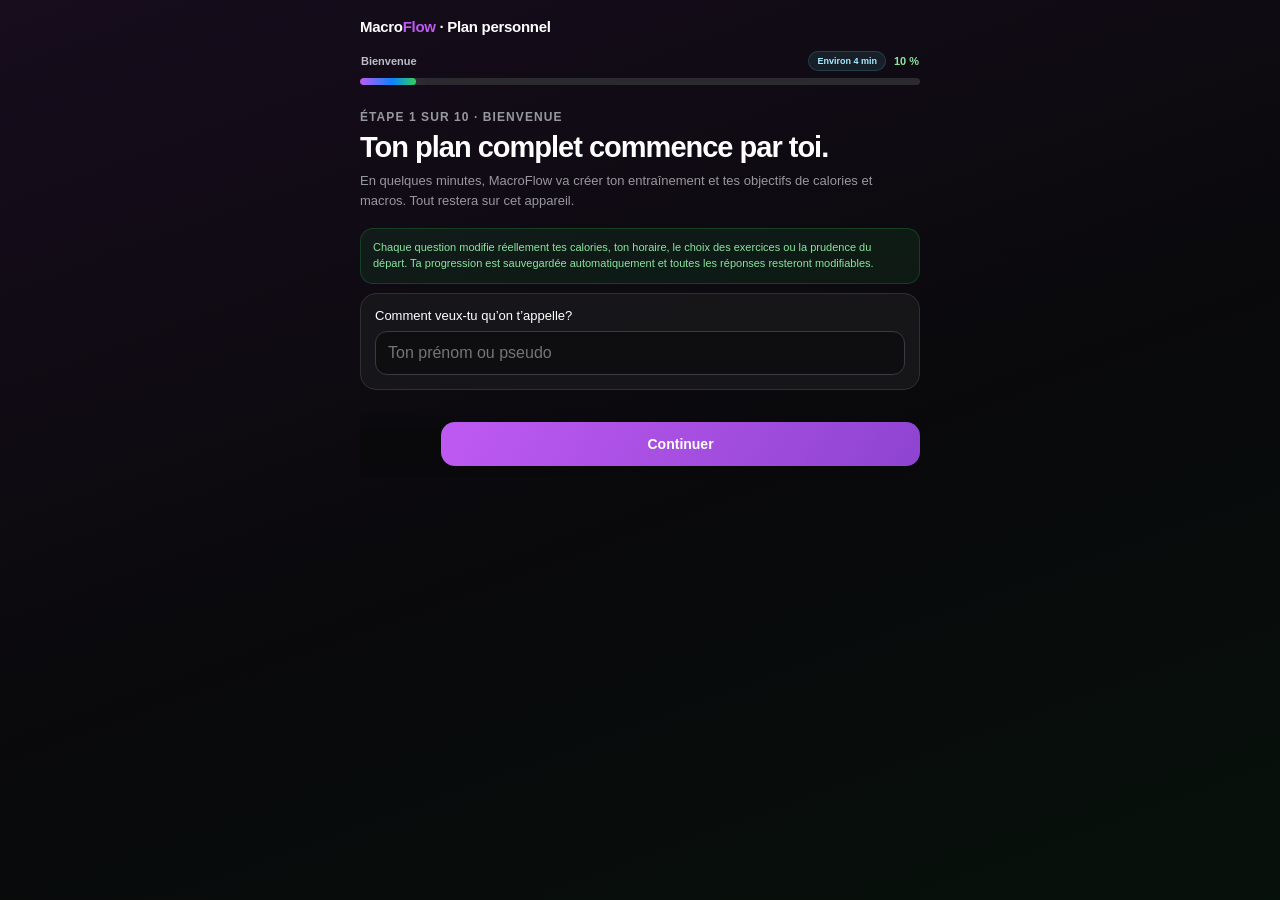
<file: index.html>
<!doctype html>
<html lang="fr">
<head>
  <meta charset="utf-8" />
  <meta name="viewport" content="width=device-width, initial-scale=1, viewport-fit=cover" />
  <meta name="theme-color" content="#090909" />
  <meta name="mobile-web-app-capable" content="yes" />
  <meta name="apple-mobile-web-app-capable" content="yes" />
  <meta name="apple-mobile-web-app-status-bar-style" content="black-translucent" />
  <meta name="apple-mobile-web-app-title" content="MacroFlow" />
  <meta name="description" content="Suivi local de nutrition et entraînement, sans abonnement." />
  <link rel="manifest" href="manifest.webmanifest" />
  <link rel="stylesheet" href="delight.css?v=342" />
  <link rel="stylesheet" href="coach.css?v=342" />
  <link rel="stylesheet" href="progress-v14.css?v=342" />
  <link rel="stylesheet" href="onboarding-v15.css?v=342" />
  <link rel="stylesheet" href="phase4-v31.css?v=342" />
  <link rel="stylesheet" href="stabilisation-v34.css?v=342" />
  <link rel="stylesheet" href="experience-v35-safe.css?v=350" />
  <link rel="stylesheet" href="scanner-v16.css?v=342" />
  <link rel="stylesheet" href="training-session-v16.css?v=342" />
  <link rel="stylesheet" href="quick-add-v20.css?v=342" />
  <link rel="stylesheet" href="gamification-v21.css?v=342" />
  <link rel="stylesheet" href="muscle-recovery-v22.css?v=35stable3" />
  <link rel="stylesheet" href="daily-coach-v23.css?v=342" />
  <link rel="stylesheet" href="exercise-technique-v24.css?v=342" />
  <link rel="icon" type="image/png" sizes="192x192" href="icon-192.png?v=342" />
  <link rel="apple-touch-icon" href="apple-touch-icon.png?v=342" />
  
  <style>:root{--bg:#090909;--surface:#0f0f0f;--card:#1c1c1e;--card2:#161618;--border:#2a2a2a;--text:#fff;--muted:#98989f;--purple:#bf5af2;--orange:#ff9f0a;--blue:#0a84ff;--green:#30d158;--red:#ff453a;--safe-bottom:env(safe-area-inset-bottom,0px)}
*{box-sizing:border-box;-webkit-tap-highlight-color:transparent}html{background:var(--bg);color-scheme:dark}body{margin:0;background:var(--bg);color:var(--text);font-family:-apple-system,BlinkMacSystemFont,"SF Pro Display","Segoe UI",sans-serif;min-height:100vh}.app-shell{max-width:720px;margin:0 auto;min-height:100vh;padding-bottom:calc(96px + var(--safe-bottom))}.topbar{position:sticky;top:0;z-index:20;display:flex;justify-content:space-between;align-items:center;padding:calc(16px + env(safe-area-inset-top,0px)) 20px 14px;background:linear-gradient(180deg,rgba(9,9,9,.98),rgba(9,9,9,.84),transparent);backdrop-filter:blur(14px)}h1,h2,p{margin:0}.topbar h1{font-size:32px;letter-spacing:-1.2px}.eyebrow{font-size:12px;color:var(--muted);text-transform:uppercase;letter-spacing:.09em;font-weight:700}.level-pill{display:flex;gap:6px;align-items:center;background:rgba(191,90,242,.14);color:#d9a0fa;border:1px solid rgba(191,90,242,.28);border-radius:99px;padding:8px 12px;font-size:13px}.view{display:none;padding:8px 16px 28px}.view.active{display:block;animation:fade .22s ease}@keyframes fade{from{opacity:0;transform:translateY(5px)}to{opacity:1;transform:none}}.card{background:linear-gradient(145deg,var(--card),var(--card2));border:1px solid var(--border);border-radius:22px;box-shadow:0 10px 35px rgba(0,0,0,.25)}.score-card{display:flex;align-items:center;gap:18px;padding:20px}.score-ring{width:108px;height:108px;border-radius:50%;display:grid;place-items:center;background:conic-gradient(var(--purple) 0deg,#29292c 0deg);flex:0 0 auto}.score-ring:before{content:"";position:absolute}.score-ring>div{width:82px;height:82px;border-radius:50%;background:#131315;display:flex;flex-direction:column;align-items:center;justify-content:center}.score-ring strong{font-size:30px}.score-ring span{font-size:11px;color:var(--muted)}.score-copy h2{font-size:21px;margin:5px 0 6px}.score-copy p{font-size:14px;line-height:1.35;color:var(--muted)}.section-head{display:flex;align-items:end;justify-content:space-between;margin:25px 3px 12px}.section-head h2{font-size:21px}.muted{font-size:13px;color:var(--muted)}.text-button{border:0;background:none;color:var(--purple);font-weight:700}.macro-grid{display:grid;grid-template-columns:1fr 1fr;gap:10px}.macro-card{padding:16px}.macro-head{display:flex;justify-content:space-between;align-items:center;margin-bottom:12px}.macro-name{font-size:13px;color:var(--muted)}.macro-value{font-weight:750;font-size:15px}.progress-track{height:8px;background:#2a2a2d;border-radius:99px;overflow:hidden}.progress-fill{height:100%;border-radius:inherit;transition:width .35s ease}.macro-sub{display:flex;justify-content:space-between;margin-top:8px;font-size:11px;color:var(--muted)}.quick-actions{display:grid;grid-template-columns:1.35fr 1fr;gap:10px;margin-top:12px}.primary-action,.secondary-action{min-height:76px;border:0;border-radius:20px;padding:14px;display:flex;align-items:center;gap:10px;text-align:left;color:white}.primary-action{background:linear-gradient(135deg,#a943e6,#6f36e8);box-shadow:0 10px 28px rgba(191,90,242,.22)}.secondary-action{background:#1c1c1e;border:1px solid var(--border)}.primary-action>span,.secondary-action>span{font-size:24px}.primary-action div,.secondary-action div{display:flex;flex-direction:column;gap:4px}.primary-action small,.secondary-action small{color:rgba(255,255,255,.66)}.meal-list{display:flex;flex-direction:column;gap:9px}.empty-state{text-align:center;padding:28px;color:var(--muted);border:1px dashed #303034;border-radius:20px}.meal-row{display:flex;align-items:center;gap:12px;padding:14px 15px;background:#171719;border:1px solid #262629;border-radius:18px}.meal-emoji{width:42px;height:42px;border-radius:14px;background:rgba(191,90,242,.12);display:grid;place-items:center;font-size:20px}.meal-info{min-width:0;flex:1}.meal-info b{display:block;white-space:nowrap;overflow:hidden;text-overflow:ellipsis}.meal-info small{color:var(--muted)}.meal-cals{text-align:right}.meal-cals b{display:block}.meal-cals small{color:var(--muted)}.delete-btn{border:0;background:none;color:#777;font-size:20px;padding:6px}.scan-hero{text-align:center;padding:28px 20px}.scan-icon{width:72px;height:72px;margin:0 auto 14px;border-radius:24px;display:grid;place-items:center;font-size:38px;background:rgba(191,90,242,.14);color:var(--purple)}.scan-hero h2{font-size:25px}.scan-hero p{color:var(--muted);font-size:14px;line-height:1.45;margin:8px auto 20px;max-width:420px}.camera-button,.gallery-button,.big-button{display:flex;align-items:center;justify-content:center;gap:8px;width:100%;border:0;border-radius:16px;padding:15px 18px;font-weight:750;font-size:16px}.camera-button,.big-button{background:linear-gradient(135deg,#a943e6,#7437ec);color:#fff}.gallery-button{margin-top:9px;background:#29292c;color:#fff}.camera-button input,.gallery-button input,.setting-row input{display:none}.scan-workspace{margin-top:14px}.photo-card{overflow:hidden;aspect-ratio:4/3}.photo-card img{width:100%;height:100%;object-fit:cover}.scan-workspace>.big-button{margin-top:12px}.status-box{margin-top:12px;border-radius:16px;padding:14px;background:#171719;border:1px solid var(--border);color:var(--muted);font-size:14px}.status-box.error{color:#ff8b84;border-color:rgba(255,69,58,.35);background:rgba(255,69,58,.09)}.prediction-list{display:flex;flex-direction:column;gap:8px}.prediction{display:flex;justify-content:space-between;align-items:center;padding:14px;border-radius:16px;background:#171719;border:1px solid #2b2b2f;color:white;text-align:left}.prediction:active{transform:scale(.99)}.confidence{color:var(--purple);font-weight:700}.form-card{margin-top:14px;padding:18px}.form-card h2{font-size:21px;margin-bottom:16px}.field{display:flex;flex-direction:column;gap:7px;margin-bottom:12px}.field label{font-size:12px;color:var(--muted);font-weight:650}.field input,.field select{width:100%;border:1px solid #303034;border-radius:14px;background:#111113;color:white;padding:13px 12px;font-size:16px;outline:none}.field input:focus,.field select:focus{border-color:var(--purple)}.field-row,.field-grid{display:grid;grid-template-columns:1fr 1fr;gap:10px}.form-note{font-size:12px;color:var(--muted);line-height:1.4;margin:1px 0 14px}.workout-banner{padding:20px;display:flex;align-items:center;justify-content:space-between}.workout-banner h2{margin:5px 0 7px}.workout-banner p{font-size:13px;color:var(--muted);max-width:380px}.dumbbell{font-size:42px}.workout-form{padding:18px;margin-top:12px}.stats-card{padding:20px}.stats-card h2{margin:5px 0 20px}.bar-chart{height:140px;display:flex;gap:7px;align-items:end}.bar-col{flex:1;text-align:center}.bar{width:100%;min-height:5px;border-radius:8px 8px 3px 3px;background:linear-gradient(180deg,#c46af1,#7437ec)}.bar-col small{display:block;margin-top:6px;color:var(--muted);font-size:10px}.stats-grid{display:grid;grid-template-columns:1fr 1fr;gap:10px;margin-top:12px}.mini-stat{padding:17px;display:grid;grid-template-columns:auto 1fr;column-gap:9px}.mini-stat span{font-size:24px;grid-row:1/3}.mini-stat strong{font-size:24px}.mini-stat small{color:var(--muted)}.settings-card{padding:6px 16px;margin-top:14px}.setting-row{width:100%;display:flex;justify-content:space-between;align-items:center;padding:17px 1px;border:0;border-bottom:1px solid #29292c;background:none;color:white;font-size:15px;text-align:left}.setting-row:last-child{border-bottom:0}.setting-row.danger{color:#ff7068}.privacy-card{margin-top:14px;padding:17px;display:flex;gap:12px}.privacy-card>span{font-size:26px}.privacy-card p{color:var(--muted);font-size:13px;margin-top:4px}.tabbar{position:fixed;left:50%;bottom:0;transform:translateX(-50%);z-index:50;width:min(720px,100%);display:grid;grid-template-columns:repeat(5,1fr);padding:9px 8px calc(7px + var(--safe-bottom));background:rgba(18,18,20,.93);border-top:1px solid #303034;backdrop-filter:blur(22px)}.tab{border:0;background:none;color:#74747a;display:flex;flex-direction:column;align-items:center;gap:3px;padding:4px 2px}.tab span{font-size:21px;line-height:1}.tab small{font-size:10px}.tab.active{color:var(--purple)}.toast{position:fixed;z-index:100;left:50%;bottom:calc(92px + var(--safe-bottom));transform:translate(-50%,20px);opacity:0;pointer-events:none;background:#f4f4f4;color:#111;padding:11px 16px;border-radius:99px;font-size:13px;font-weight:700;transition:.25s}.toast.show{opacity:1;transform:translate(-50%,0)}.hidden{display:none!important}@media(min-width:650px){.view{padding-left:28px;padding-right:28px}.macro-grid{grid-template-columns:repeat(4,1fr)}}
</style>
  <style>
    .food-search-card{margin-top:12px;padding:14px;background:#141416;border:1px solid #2b2b2f;border-radius:18px}
    .food-search-card label{display:block;margin-bottom:8px;font-size:13px;font-weight:750;color:#d7d7dc}
    .food-search-card input{width:100%;border:1px solid #343438;border-radius:14px;background:#0d0d0f;color:#fff;padding:13px 12px;font-size:16px;outline:none}
    .food-search-card input:focus{border-color:var(--purple)}
    .food-search-help{margin-top:7px;color:var(--muted);font-size:11px;line-height:1.35}
    .food-search-results{display:flex;flex-direction:column;gap:7px;margin-top:10px}
    .food-search-result{display:flex;align-items:center;justify-content:space-between;width:100%;padding:12px 13px;border:1px solid #303034;border-radius:14px;background:#1b1b1e;color:#fff;text-align:left}
    .food-search-result small{color:var(--muted)}
    .smart-scanner{padding:20px;margin-bottom:14px;border-color:rgba(191,90,242,.35)}
    .smart-badge{display:inline-flex;align-items:center;gap:6px;padding:6px 9px;border-radius:99px;background:rgba(48,209,88,.12);color:#61df7f;font-size:11px;font-weight:800;text-transform:uppercase;letter-spacing:.05em}
    .smart-scanner h2{font-size:24px;margin:10px 0 7px}.smart-lead{color:var(--muted);font-size:13px;line-height:1.45}
    .smart-facts{display:grid;grid-template-columns:repeat(3,1fr);gap:7px;margin:15px 0}.smart-fact{padding:10px 7px;border-radius:13px;background:#121214;border:1px solid #29292d;text-align:center}.smart-fact b{display:block;font-size:13px}.smart-fact small{display:block;color:var(--muted);font-size:9px;margin-top:3px}
    .smart-step{margin-top:15px;padding-top:15px;border-top:1px solid #2b2b2e}.smart-step-head{display:flex;align-items:center;gap:9px;margin-bottom:10px}.smart-step-head span{width:27px;height:27px;border-radius:9px;display:grid;place-items:center;background:var(--purple);font-size:12px;font-weight:900}.smart-step-head div{flex:1}.smart-step-head b{display:block;font-size:14px}.smart-step-head small{color:var(--muted);font-size:11px}
    .smart-capture{display:flex;align-items:center;justify-content:center;gap:7px;width:100%;border:1px solid #35353a;border-radius:14px;background:#27272b;color:#fff;padding:13px;font-size:14px;font-weight:750}.smart-capture input{display:none}
    .smart-top-stage{position:relative;overflow:hidden;margin-top:10px;border-radius:17px;background:#0b0b0c;aspect-ratio:4/3}.smart-top-stage img,.smart-top-stage canvas{position:absolute;inset:0;width:100%;height:100%;object-fit:contain}.smart-top-stage canvas{pointer-events:none}.plate-guide{position:absolute;left:50%;top:50%;transform:translate(-50%,-50%);border:3px dashed #30d158;border-radius:50%;box-shadow:0 0 0 999px rgba(0,0,0,.16);pointer-events:none}
    .smart-slider{margin-top:10px}.smart-slider label{display:flex;justify-content:space-between;color:var(--muted);font-size:11px}.smart-slider input{width:100%;accent-color:var(--purple)}
    .smart-calibration{display:grid;grid-template-columns:1fr 1fr;gap:9px}.smart-calibration .field{margin:0}.smart-calibration input{width:100%;border:1px solid #303034;border-radius:13px;background:#111113;color:#fff;padding:12px;font-size:16px}
    .smart-angle-preview{width:100%;max-height:180px;object-fit:cover;border-radius:14px;margin-top:9px}.smart-honesty{margin-top:12px;padding:11px;border-radius:13px;background:rgba(255,159,10,.08);border:1px solid rgba(255,159,10,.22);color:#d8b16f;font-size:11px;line-height:1.45}
    .smart-progress{height:5px;margin-top:9px;border-radius:99px;overflow:hidden;background:#303035}.smart-progress span{display:block;height:100%;border-radius:inherit;background:linear-gradient(90deg,#7437ec,#30d158);transition:width .2s}
    .smart-results{margin-top:14px}.smart-overlay{display:block;width:100%;border-radius:18px;background:#111}.smart-total{display:flex;flex-direction:column;gap:4px;padding:15px;margin:10px 0;border-radius:16px;background:rgba(191,90,242,.12);border:1px solid rgba(191,90,242,.28)}.smart-total strong{font-size:23px}.smart-total span{font-size:12px;color:#c8c8ce}
    .smart-ingredient-list{display:flex;flex-direction:column;gap:9px}.smart-ingredient{padding:13px;border:1px solid #303034;border-radius:16px;background:#151517}.smart-ingredient-head{display:flex;align-items:center;justify-content:space-between;gap:8px}.smart-ingredient-head b{display:flex;align-items:center;min-width:0}.smart-name{min-width:0;width:100%;border:0;background:transparent;color:#fff;font-size:15px;font-weight:750}.smart-confidence{padding:5px 7px;border-radius:99px;background:rgba(48,209,88,.12);color:#61df7f;font-size:10px;font-weight:800}.smart-confidence.low{background:rgba(255,159,10,.12);color:#ffb43a}.smart-fields{display:grid;grid-template-columns:1fr 1.3fr;align-items:center;gap:10px;margin-top:10px}.smart-fields label{position:relative;display:flex;align-items:center}.smart-fields input{width:100%;padding:10px 28px 10px 10px;border:1px solid #35353a;border-radius:12px;background:#0e0e10;color:#fff;font-size:16px}.smart-fields label small{position:absolute;right:9px;color:var(--muted)}.smart-fields>div{display:flex;flex-direction:column;align-items:flex-end}.smart-fields>div small{color:var(--muted);font-size:10px;margin-top:3px}.smart-remove{border:0;background:none;color:#ff7068;padding:9px 0 0;font-size:11px}.smart-warning{margin-top:8px;color:#d8b16f;font-size:10px;line-height:1.35}

    .smart-manual-add{width:100%;margin-top:10px;padding:12px 14px;border:1px dashed rgba(191,90,242,.55);border-radius:14px;background:rgba(191,90,242,.08);color:#e6b3ff;font-size:13px;font-weight:850}
    .smart-manual-panel{margin-top:10px;padding:13px;border:1px solid rgba(191,90,242,.34);border-radius:16px;background:#111114}.smart-manual-panel h3{margin:0;font-size:16px}.smart-manual-panel>p{margin:4px 0 11px;color:var(--muted);font-size:10px;line-height:1.4}.smart-manual-grid{display:grid;grid-template-columns:1.5fr .7fr;gap:8px}.smart-manual-grid label,.smart-manual-macros label{display:flex;flex-direction:column;gap:5px;color:#b6b2ba;font-size:9px;font-weight:800}.smart-manual-grid input,.smart-manual-macros input{width:100%;padding:10px;border:1px solid #37333d;border-radius:11px;background:#0b0b0d;color:#fff;font-size:14px}.smart-manual-match{margin:9px 0;padding:8px 10px;border-radius:10px;background:rgba(48,209,88,.08);color:#78e391;font-size:9px;line-height:1.35}.smart-manual-match.warn{background:rgba(255,159,10,.09);color:#ffc15b}.smart-manual-macros{display:grid;grid-template-columns:repeat(4,minmax(0,1fr));gap:6px;margin-top:9px}.smart-manual-macros input{padding:9px 5px;text-align:center}.smart-manual-actions{display:grid;grid-template-columns:1fr 1.25fr;gap:8px;margin-top:11px}.smart-manual-actions button{padding:11px;border-radius:11px;font-size:11px;font-weight:850}.smart-manual-cancel{border:1px solid #35323a;background:#17161a;color:#b6b2ba}.smart-manual-confirm{border:0;background:linear-gradient(135deg,#bf5af2,#7c3aed);color:#fff}.smart-empty-detection{padding:13px;border:1px solid #333038;border-radius:14px;background:#151417;color:#bbb7c0;font-size:11px;line-height:1.45}.smart-confidence.manual{background:rgba(100,210,255,.12);color:#8fd8ff}
    @media(max-width:390px){.smart-manual-macros{grid-template-columns:repeat(2,minmax(0,1fr))}}
    .plate-picker{margin:15px 0 2px;padding:14px;border-radius:17px;background:#121214;border:1px solid #303034}.plate-picker-head{display:flex;align-items:center;justify-content:space-between;gap:10px;margin-bottom:10px}.plate-picker-head b{font-size:15px}.plate-picker-head button{border:0;border-radius:10px;background:rgba(191,90,242,.14);color:#d9a0fa;padding:8px 10px;font-weight:750}.plate-picker select{width:100%;border:1px solid #343438;border-radius:13px;background:#0d0d0f;color:#fff;padding:12px;font-size:15px}.plate-picker>small{display:block;margin-top:7px;color:var(--muted);font-size:10px}
    .plate-suggestion{margin-top:9px;padding:11px;border-radius:14px;background:rgba(48,209,88,.08);border:1px solid rgba(48,209,88,.24)}.plate-suggestion>b{font-size:12px;color:#72e68d}.plate-suggestion>p{margin:3px 0 8px;color:var(--muted);font-size:10px}.plate-suggestion button{display:flex;justify-content:space-between;width:100%;margin-top:5px;padding:9px;border:1px solid #343438;border-radius:11px;background:#1d1d20;color:#fff}.plate-suggestion button small{color:#72e68d}
    .plate-manager{margin-top:10px;padding-top:12px;border-top:1px solid #303034}.plate-manager-intro{color:var(--muted);font-size:11px;line-height:1.4;margin-bottom:11px}.plate-form-grid{display:grid;grid-template-columns:1fr 1fr;gap:8px}.plate-form-grid .field{margin:0}.plate-form-grid input,.plate-form-grid select{width:100%;border:1px solid #343438;border-radius:12px;background:#0d0d0f;color:#fff;padding:11px;font-size:15px}.plate-reference{margin-top:9px}.plate-reference img{display:block;width:100%;max-height:160px;object-fit:cover;border-radius:13px;margin-top:7px}.plate-profile-list{display:flex;flex-direction:column;gap:6px;margin-top:12px}.plate-profile-row{display:flex;align-items:center;justify-content:space-between;gap:8px;padding:10px;border:1px solid #2f2f33;border-radius:12px;background:#18181a}.plate-profile-row b,.plate-profile-row small{display:block}.plate-profile-row small{margin-top:3px;color:var(--muted);font-size:9px}.plate-profile-row button{border:0;background:none;color:#ff7068;font-size:20px}.plate-empty{color:var(--muted);font-size:11px;text-align:center;padding:8px}
    .training-hero{padding:20px;margin-bottom:12px;background:linear-gradient(145deg,#201426,#121214)}.training-hero-top{display:flex;align-items:center;justify-content:space-between}.training-hero h2{font-size:25px;margin:5px 0}.training-hero p{color:var(--muted);font-size:12px;line-height:1.4}.training-badge{padding:6px 9px;border-radius:99px;background:rgba(48,209,88,.12);color:#67e389;font-size:10px;font-weight:800}.training-tabs{display:grid;grid-template-columns:repeat(3,1fr);gap:6px;margin:12px 0}.training-tab{border:1px solid #303034;border-radius:12px;background:#171719;color:var(--muted);padding:10px 5px;font-size:12px;font-weight:750}.training-tab.active{border-color:rgba(191,90,242,.5);background:rgba(191,90,242,.14);color:#e0a8fb}.training-panel{display:none}.training-panel.active{display:block}.training-card{padding:16px;margin-top:10px}.training-card h3{margin:0 0 12px;font-size:18px}.training-grid{display:grid;grid-template-columns:1fr 1fr;gap:9px}.training-grid label{display:flex;flex-direction:column;gap:6px;color:var(--muted);font-size:11px}.training-grid input,.training-grid select,.set-entry input{width:100%;border:1px solid #343438;border-radius:12px;background:#0e0e10;color:#fff;padding:11px;font-size:15px}.program-summary{margin-top:11px;padding:12px;border:1px solid #303034;border-radius:14px;background:#141416}.program-summary strong,.program-summary small{display:block}.program-summary small{margin-top:4px;color:var(--muted)}.day-list{display:flex;flex-direction:column;gap:8px}.day-card{padding:14px;border:1px solid #303034;border-radius:16px;background:#151517}.day-head{display:flex;justify-content:space-between;align-items:center;margin-bottom:9px}.day-head span{color:var(--purple);font-size:11px;font-weight:800}.exercise-line{display:flex;justify-content:space-between;gap:8px;padding:8px 0;border-top:1px solid #29292c}.exercise-line:first-of-type{border-top:0}.exercise-line b{font-size:13px}.exercise-line small{color:var(--muted);font-size:10px}.session-head{display:flex;justify-content:space-between;align-items:center;margin-bottom:12px}.session-clock{font-variant-numeric:tabular-nums;color:#dca4f7;font-weight:800}.exercise-session{padding:14px;margin-top:9px;border:1px solid #303034;border-radius:16px;background:#151517}.exercise-session-head{display:flex;justify-content:space-between;gap:8px}.exercise-session-head small{display:block;color:var(--muted);margin-top:3px}.load-tip{padding:6px 8px;border-radius:9px;background:rgba(10,132,255,.12);color:#65adff;font-size:9px;text-align:right}.previous-sets{margin:9px 0;color:var(--muted);font-size:10px}.set-entry{display:grid;grid-template-columns:1fr 1fr auto;gap:7px}.set-entry button{border:0;border-radius:11px;background:var(--purple);color:#fff;padding:0 13px;font-weight:900}.logged-set{display:flex;justify-content:space-between;margin-top:6px;padding:8px 10px;border-radius:10px;background:#202024;font-size:11px}.rest-timer{position:sticky;bottom:76px;z-index:45;display:flex;align-items:center;justify-content:space-between;margin-top:10px;padding:12px 14px;border-radius:15px;background:#eee;color:#111;box-shadow:0 8px 30px #000}.rest-timer strong{font-size:20px;font-variant-numeric:tabular-nums}.rest-timer button{border:0;border-radius:9px;background:#222;color:#fff;padding:8px 10px}.history-row{padding:12px;border-bottom:1px solid #29292c}.history-row:last-child{border:0}.history-row b,.history-row small{display:block}.history-row small{margin-top:4px;color:var(--muted)}.pr-grid{display:grid;grid-template-columns:1fr 1fr;gap:8px}.pr-card{padding:12px;border-radius:14px;background:#171719;border:1px solid #303034}.pr-card strong,.pr-card small{display:block}.pr-card strong{font-size:18px}.pr-card small{color:var(--muted);margin-top:3px}.training-alert{margin-top:10px;padding:11px;border-radius:13px;background:rgba(255,159,10,.09);border:1px solid rgba(255,159,10,.25);color:#e5b96b;font-size:11px;line-height:1.4}
    .training-onboarding{position:fixed;inset:0;z-index:120;background:linear-gradient(160deg,#170d1d 0%,#09090b 55%,#07110b 100%);overflow:auto;padding:max(18px,env(safe-area-inset-top)) 16px max(28px,env(safe-area-inset-bottom))}.onboarding-shell{width:min(100%,560px);margin:0 auto}.onboarding-top{display:flex;align-items:center;justify-content:space-between;margin-bottom:16px}.onboarding-brand{font-size:15px;font-weight:900;letter-spacing:-.3px}.onboarding-brand span{color:var(--purple)}.onboarding-close{border:1px solid #39393d;border-radius:99px;background:#19191c;color:#fff;padding:8px 11px}.onboarding-progress{display:grid;grid-template-columns:repeat(10,1fr);gap:4px;margin:0 0 22px}.onboarding-progress span{height:4px;border-radius:99px;background:#303034}.onboarding-progress span.active{background:linear-gradient(90deg,var(--purple),#30d158)}.onboarding-step{display:none}.onboarding-step.active{display:block}.onboarding-step h2{font-size:29px;line-height:1.04;margin:7px 0 9px;letter-spacing:-1px}.onboarding-step>p{color:var(--muted);font-size:13px;line-height:1.5;margin:0 0 18px}.onboarding-question{padding:14px;margin:9px 0;border:1px solid #303034;border-radius:16px;background:rgba(24,24,27,.9)}.onboarding-question>label,.onboarding-question>strong{display:block;font-size:13px;margin-bottom:8px}.onboarding-question select,.onboarding-question input[type=text],.onboarding-question input[type=number]{width:100%;border:1px solid #3a3a3f;border-radius:12px;background:#0e0e10;color:#fff;padding:12px;font-size:16px}.question-help{display:block;margin:-2px 0 9px;color:var(--muted);font-size:10px;line-height:1.4}.choice-chips{display:flex;flex-wrap:wrap;gap:7px}.choice-chip{position:relative}.choice-chip input{position:absolute;opacity:0;pointer-events:none}.choice-chip span{display:block;padding:9px 11px;border:1px solid #3a3a3f;border-radius:12px;background:#111113;color:#b9b9c0;font-size:12px;font-weight:700}.choice-chip input:checked+span{border-color:#b45be1;background:rgba(191,90,242,.17);color:#f0cdfd}.choice-chip input:disabled+span{opacity:.35}.onboarding-actions{position:sticky;bottom:0;display:grid;grid-template-columns:auto 1fr;gap:8px;margin-top:20px;padding:12px 0;background:linear-gradient(0deg,#09090b 70%,transparent)}.onboarding-actions button{border:0;border-radius:14px;padding:14px;font-size:14px;font-weight:850}.onboarding-back{background:#252529;color:#fff}.onboarding-next{background:linear-gradient(120deg,var(--purple),#8e44d0);color:#fff}.onboarding-note{padding:11px 12px;border-radius:13px;background:rgba(48,209,88,.08);border:1px solid rgba(48,209,88,.2);color:#8ae4a1;font-size:11px;line-height:1.45}.onboarding-error{margin-top:9px;color:#ff766f;font-size:12px}.plan-explainer{display:grid;grid-template-columns:1fr 1fr;gap:8px;margin-top:10px}.plan-stat{padding:11px;border:1px solid #303034;border-radius:13px;background:#111113}.plan-stat strong,.plan-stat small{display:block}.plan-stat strong{font-size:15px}.plan-stat small{color:var(--muted);font-size:10px;margin-top:3px}.nutrition-preview{margin-top:10px;padding:14px;border:1px solid rgba(48,209,88,.28);border-radius:15px;background:linear-gradient(135deg,rgba(48,209,88,.1),rgba(191,90,242,.08))}.nutrition-preview>strong{display:block;margin:5px 0 6px;font-size:25px}.nutrition-preview>small{display:block;margin-top:5px;color:var(--muted);font-size:10px}.nutrition-macros{display:flex;flex-wrap:wrap;gap:6px}.nutrition-macros span{padding:6px 8px;border-radius:9px;background:#151518;color:#d8d8dc;font-size:11px;font-weight:800}.rationale-list{margin:9px 0 0;padding-left:18px;color:#c8c8cd;font-size:11px;line-height:1.5}.profile-line{display:flex;justify-content:space-between;gap:8px;align-items:center}.profile-line small{color:var(--muted)}.secondary-button{border:1px solid #3b3b40;border-radius:12px;background:#18181b;color:#fff;padding:10px 12px;font-weight:750}.volume-chips{display:flex;flex-wrap:wrap;gap:6px;margin-top:8px}.volume-chip{padding:6px 8px;border-radius:9px;background:#202024;color:#cfcfd4;font-size:10px}.evidence-note{margin-top:10px;color:var(--muted);font-size:10px;line-height:1.45}.set-rir-label{display:block;margin-top:7px;color:var(--muted);font-size:10px}.set-entry.with-rir{grid-template-columns:1fr 1fr .9fr auto}
    .classic-divider{display:flex;align-items:center;gap:10px;margin:20px 2px;color:var(--muted);font-size:11px;text-transform:uppercase;letter-spacing:.08em}.classic-divider:before,.classic-divider:after{content:"";height:1px;flex:1;background:#2b2b2f}
    @media(max-width:390px){.smart-facts{grid-template-columns:1fr}.smart-calibration,.plate-form-grid,.training-grid{grid-template-columns:1fr}.smart-fact{display:flex;justify-content:space-between;align-items:center}.smart-fact small{margin:0}.onboarding-step h2{font-size:26px}.set-entry.with-rir{grid-template-columns:1fr 1fr auto}.set-entry.with-rir .set-rir{grid-column:1/3}}
  </style>
  <style>
    .backup-modal{position:fixed;inset:0;z-index:140;display:grid;place-items:end center;padding:16px;background:rgba(0,0,0,.72);backdrop-filter:blur(10px)}
    .backup-dialog{width:min(100%,520px);padding:20px;border:1px solid #39393e;border-radius:24px;background:linear-gradient(150deg,#211427,#121214 58%);box-shadow:0 24px 70px rgba(0,0,0,.55)}
    .backup-dialog h2{margin:6px 0 8px;font-size:24px;letter-spacing:-.6px}.backup-dialog>p{color:var(--muted);font-size:13px;line-height:1.5}
    .backup-preview{display:grid;grid-template-columns:repeat(3,1fr);gap:8px;margin:16px 0}.backup-preview div{padding:13px 8px;border:1px solid #343438;border-radius:15px;background:#111113;text-align:center}.backup-preview strong,.backup-preview small{display:block}.backup-preview strong{font-size:21px}.backup-preview small{margin-top:3px;color:var(--muted);font-size:10px}
    .backup-warning{padding:11px 12px;border-radius:13px;background:rgba(255,159,10,.09);border:1px solid rgba(255,159,10,.25);color:#e5b96b;font-size:11px;line-height:1.45}
    .backup-center-card{margin-top:14px;padding:18px;background:radial-gradient(circle at 88% 6%,rgba(191,90,242,.16),transparent 36%),linear-gradient(150deg,#201426,#121214 60%)}.backup-center-head{display:flex;align-items:flex-start;justify-content:space-between;gap:12px}.backup-center-head h2{font-size:22px;margin:4px 0 6px}.backup-center-head>span{font-size:30px}.backup-center-card>p{color:var(--muted);font-size:12px;line-height:1.5}.backup-main-actions{display:grid;gap:9px;margin-top:15px}.backup-main-action{width:100%;display:flex;align-items:center;justify-content:space-between;gap:12px;border:1px solid #37343c;border-radius:16px;background:#19181c;color:#fff;padding:14px 15px;text-align:left}.backup-main-action.primary{border:0;background:linear-gradient(135deg,#a943e6,#7437ec);box-shadow:0 10px 24px rgba(191,90,242,.18)}.backup-main-action span{display:flex;flex-direction:column;gap:3px}.backup-main-action b{font-size:15px}.backup-main-action small{color:rgba(255,255,255,.62);font-size:10px;line-height:1.35}.backup-main-action>i{font-style:normal;font-size:22px}.backup-main-action input{display:none}.backup-action-status{margin-top:11px;padding:10px 11px;border:1px solid #303034;border-radius:13px;background:#111113;color:var(--muted);font-size:11px;line-height:1.4}.backup-action-status.success{border-color:rgba(48,209,88,.28);background:rgba(48,209,88,.08);color:#83e79b}.backup-action-status.error{border-color:rgba(255,69,58,.3);background:rgba(255,69,58,.08);color:#ff8b84}.backup-local-summary{display:flex;align-items:center;justify-content:space-between;gap:10px;margin-top:13px;padding-top:12px;border-top:1px solid #2c2930;color:var(--muted);font-size:10px}.backup-local-summary strong{color:#fff}.backup-local-note{margin-top:5px!important;font-size:10px!important}.backup-local-tools{margin-top:9px}.backup-local-tools summary{cursor:pointer;color:#aaa6ae;font-size:10px}.backup-local-tools button{width:100%;margin-top:8px;border:1px solid #343438;border-radius:12px;background:#202024;color:#fff;padding:10px;font-weight:750}
    .backup-actions{display:grid;grid-template-columns:1fr 1.4fr;gap:8px;margin-top:15px}.backup-actions button{border:0;border-radius:14px;padding:14px;font-weight:850;font-size:14px}.backup-cancel{background:#29292d;color:#fff}.backup-confirm{background:linear-gradient(120deg,var(--purple),#8e44d0);color:#fff}
    @media(min-width:600px){.backup-modal{place-items:center}}
  </style>
  <style>
    .adaptive-card{margin-top:12px;padding:18px}.adaptive-card h2{margin:5px 0 7px;font-size:21px}.adaptive-lead{color:var(--muted);font-size:12px;line-height:1.45;margin-bottom:14px}.weight-entry-form{display:grid;grid-template-columns:1fr 1fr auto;gap:8px}.weight-entry-form input,.checkin-grid select{width:100%;border:1px solid #343438;border-radius:12px;background:#0e0e10;color:#fff;padding:11px;font-size:15px}.weight-entry-form button{border:0;border-radius:12px;background:linear-gradient(135deg,#a943e6,#7437ec);color:#fff;padding:0 15px;font-weight:900}.weight-summary{display:grid;grid-template-columns:repeat(3,1fr);gap:7px;margin-top:12px}.weight-summary div{padding:11px 8px;border:1px solid #303034;border-radius:13px;background:#111113;text-align:center}.weight-summary strong,.weight-summary small{display:block}.weight-summary strong{font-size:17px}.weight-summary small{margin-top:3px;color:var(--muted);font-size:9px}.weight-sparkline{width:100%;height:82px;margin-top:10px;border-radius:13px;background:#111113}.weight-sparkline polyline{fill:none;stroke:#bf5af2;stroke-width:3;stroke-linecap:round;stroke-linejoin:round}.weight-sparkline circle{fill:#30d158}.weight-history{display:flex;flex-wrap:wrap;gap:6px;margin-top:9px}.weight-pill{display:flex;align-items:center;gap:5px;padding:6px 8px;border-radius:10px;background:#202024;color:#d8d8dc;font-size:10px}.weight-pill button{border:0;background:none;color:#ff766f;padding:0;font-size:13px}.checkin-grid{display:grid;grid-template-columns:1fr 1fr;gap:8px}.checkin-grid label{display:flex;flex-direction:column;gap:6px;color:var(--muted);font-size:10px}.recommendation{margin-top:12px;padding:14px;border:1px solid rgba(191,90,242,.35);border-radius:16px;background:linear-gradient(140deg,rgba(191,90,242,.13),rgba(48,209,88,.07))}.recommendation strong,.recommendation small{display:block}.recommendation strong{font-size:20px}.recommendation small{margin-top:5px;color:var(--muted);line-height:1.4}.recommendation-actions{display:grid;grid-template-columns:1fr 1.3fr;gap:7px;margin-top:12px}.recommendation-actions button{border:0;border-radius:12px;padding:11px;font-weight:850}.recommendation-dismiss{background:#29292d;color:#fff}.recommendation-apply{background:#30d158;color:#07120a}.adjustment-row{padding:10px 0;border-bottom:1px solid #29292c}.adjustment-row:last-child{border-bottom:0}.adjustment-row b,.adjustment-row small{display:block}.adjustment-row small{margin-top:3px;color:var(--muted);font-size:10px}
    @media(max-width:390px){.weight-entry-form{grid-template-columns:1fr 1fr}.weight-entry-form button{grid-column:1/3;padding:12px}.checkin-grid{grid-template-columns:1fr}.weight-summary{grid-template-columns:1fr 1fr}.weight-summary div:last-child{grid-column:1/3}}
  </style>
  <title>MacroFlow v35 stable</title>
</head>
<body>
  <div class="app-shell">
    <header class="topbar">
      <div>
        <div class="eyebrow" id="todayLabel">Aujourd’hui</div>
        <h1>MacroFlow</h1>
      </div>
      <div class="level-pill"><span>⚡</span><b id="levelText">Niv. 1</b></div>
    </header>

    <main id="appMain">
      <section class="view active" data-view="home">
        <div class="score-card card">
          <div class="score-ring" id="scoreRing"><div><strong id="scoreValue">0</strong><span>score</span></div></div>
          <div class="score-copy">
            <span class="eyebrow">Objectif du jour</span>
            <h2 id="scoreTitle">Commence ta journée</h2>
            <p id="scoreHint">Ajoute ton premier repas pour lancer ton suivi.</p>
          </div>
        </div>

        <section id="momentumCard" class="card momentum-card" aria-labelledby="momentumTitle">
          <div class="momentum-head"><div><span class="eyebrow">Élan personnel</span><h2 id="momentumTitle">Tes actions utiles</h2></div><span id="momentumStreak" class="momentum-streak">0 jour</span></div>
          <div class="momentum-level-row"><div><strong id="momentumLevel">Niveau 1 · Départ</strong><small id="momentumXpText">0 / 180 XP d’élan</small></div><span id="momentumMissionCount">0/2 missions</span></div>
          <div class="momentum-level-track" aria-hidden="true"><span id="momentumLevelFill"></span></div>
          <div id="momentumMissions" class="momentum-missions" aria-live="polite"></div>
          <p id="momentumGraceNote" class="momentum-grace-note">Aucun point ne peut être perdu. Les jours de repos font partie du plan.</p>
        </section>

        <div id="todayTrainingCard" class="card today-training-card hidden">
          <div class="today-training-head"><div><span id="todayTrainingEyebrow" class="eyebrow">Séance du jour</span><h2 id="todayTrainingTitle">Ton entraînement</h2></div><span id="todayTrainingIcon">🏋️</span></div>
          <p id="todayTrainingDescription">MacroFlow prépare ton prochain entraînement.</p>
          <div id="todayTrainingMeta" class="today-training-meta"></div>
          <div class="today-training-action"><button id="todayTrainingActionBtn" type="button">Commencer</button><small id="todayTrainingHint">Les charges restent modifiables.</small></div>
        </div>

        <div class="section-head"><h2>Macros</h2><button type="button" class="text-button" data-open="settings">Modifier</button></div>
        <div id="macroGrid" class="macro-grid"></div>

        <div class="quick-actions">
          <button type="button" class="primary-action" data-open="scan"><span>📷</span><div><b>Scanner un repas</b><small>Photo + IA locale</small></div></button>
          <button type="button" class="secondary-action" id="manualAddBtn"><span>＋</span><div><b>Ajout express</b><small>Récents + recherche</small></div></button>
        </div>

        <section id="quickAddHub" class="card quick-add-hub" aria-labelledby="quickAddTitle">
          <div class="quick-add-head"><div><span class="eyebrow">Deux pressions</span><h2 id="quickAddTitle">Ajouter sans tout recommencer</h2></div><span class="quick-local-badge">Local</span></div>
          <p class="quick-add-lead">Répète un repas récent ou cherche un aliment. Tu confirmes la portion avant l’ajout.</p>
          <label class="quick-search"><span>⌕</span><input id="quickAddSearch" type="search" autocomplete="off" enterkeyhint="search" placeholder="Rechercher poulet, riz, yogourt…" /></label>
          <div id="quickAddSearchResults" class="quick-result-list hidden"></div>
          <div class="quick-add-subhead"><b id="quickSuggestionTitle">Tes raccourcis</b><small id="quickSuggestionHint">Selon ton historique</small></div>
          <div id="quickAddSuggestions" class="quick-suggestion-list" aria-live="polite"></div>
          <div id="quickAddEditor" class="quick-editor hidden" aria-live="polite"></div>
          <button id="quickAddManualBtn" class="quick-manual-link" type="button">Entrer les macros manuellement</button>
        </section>

        <div class="section-head"><h2>Repas</h2><span class="muted" id="mealCount">0 aliment</span></div>
        <div id="mealList" class="meal-list"></div>
      </section>

      <section class="view" data-view="scan">
        <div id="smartScanner" class="card smart-scanner scanner-simple">
          <span class="smart-badge">● Analyse locale · photo privée</span>
          <h2>Photographie ton repas.</h2>
          <p class="smart-lead">MacroFlow reconnaît les aliments, réutilise tes portions pesées et te propose tes repas habituels sans recommencer.</p>

          <div id="smartShortcuts" class="smart-shortcuts hidden"></div>

          <div class="scan-journey" aria-label="Étapes du scan">
            <span id="scanFlowStepPhoto" class="active"><b>1</b> Photo</span>
            <span id="scanFlowStepAnalyze"><b>2</b> Analyse</span>
            <span id="scanFlowStepReview"><b>3</b> Vérification</span>
          </div>

          <div class="scan-simple-tip"><span>◎</span><p><b>Pour un meilleur résultat</b><small>Prends l’assiette entière du dessus, avec une bonne lumière.</small></p></div>
          <label class="scan-primary-capture"><input id="smartTopInput" type="file" accept="image/*" capture="environment"><span>📷</span><div><b>Photographier mon repas</b><small>Ouvrir la caméra</small></div></label>
          <label class="scan-gallery-capture"><input id="smartGalleryInput" type="file" accept="image/*">Choisir une photo existante</label>

          <div id="smartTopStage" class="smart-top-stage scan-main-preview hidden">
            <img id="smartTopImage" alt="Photo principale de l’assiette">
            <canvas id="smartOverlayCanvas" aria-label="Zones alimentaires détectées"></canvas>
            <div id="plateGuide" class="plate-guide"></div>
          </div>
          <div id="smartPhotoReady" class="scan-photo-ready hidden"><span>✓</span><div><b>Photo prête</b><small>Vérifie que l’assiette entière est visible, puis lance l’analyse.</small></div></div>

          <div class="plate-picker scan-plate-quick">
            <div class="plate-picker-head"><b>Assiette utilisée</b><button id="plateManagerToggle" type="button">Gérer mes assiettes</button></div>
            <select id="plateProfileSelect" aria-label="Assiette utilisée"><option value="">Assiette standard · 27 cm</option></select>
            <small id="activePlateHint">L’estimation utilise une assiette standard de 27 cm.</small>
            <div id="plateSuggestion" class="plate-suggestion hidden"></div>
          </div>

          <button id="smartAnalyzeBtn" class="big-button scan-analyze-button" type="button" disabled>Analyser mon repas</button>
          <div id="smartStatus" class="status-box hidden"></div>

          <div id="smartResults" class="smart-results hidden">
            <canvas id="smartOverlayCanvasResult" class="hidden"></canvas>
            <div id="smartTotal" class="smart-total"></div>
            <div id="smartConfidenceSummary" class="smart-confidence-summary"></div>
            <div class="scan-review-note"><b>Vérifie avant d’ajouter</b><small>Pour un nouvel aliment, inscris le poids de la balance puis touche « Vérifier cette portion pesée » une seule fois.</small></div>
            <div id="smartIngredientList" class="smart-ingredient-list"></div>
            <button id="smartManualAddBtn" class="smart-manual-add" type="button">＋ Ajouter un aliment oublié</button>
            <div id="smartManualAddPanel" class="smart-manual-panel hidden" aria-live="polite">
              <h3>Ajouter un aliment manuellement</h3>
              <p>Entre son nom et sa quantité. MacroFlow remplit les macros locales quand l’aliment est reconnu; sinon tu peux les corriger pour 100 g.</p>
              <div class="smart-manual-grid">
                <label>Aliment<input id="smartManualName" type="text" list="smartManualFoodSuggestions" autocomplete="off" placeholder="Ex. pain grillé"></label>
                <label>Quantité (g)<input id="smartManualGrams" type="text" inputmode="decimal" value="100"></label>
              </div>
              <datalist id="smartManualFoodSuggestions"></datalist>
              <div id="smartManualMatch" class="smart-manual-match">Commence à écrire le nom de l’aliment.</div>
              <div class="smart-manual-macros" aria-label="Macros pour 100 grammes">
                <label>kcal / 100 g<input id="smartManualCalories" type="text" inputmode="decimal"></label>
                <label>Protéines<input id="smartManualProtein" type="text" inputmode="decimal"></label>
                <label>Glucides<input id="smartManualCarbs" type="text" inputmode="decimal"></label>
                <label>Lipides<input id="smartManualFat" type="text" inputmode="decimal"></label>
              </div>
              <div class="smart-manual-actions"><button id="smartManualCancelBtn" class="smart-manual-cancel" type="button">Annuler</button><button id="smartManualConfirmBtn" class="smart-manual-confirm" type="button">Ajouter au repas</button></div>
            </div>
            <div class="smart-finish-actions"><button id="smartSaveRecipeBtn" class="smart-secondary" type="button">Enregistrer comme recette</button><button id="smartSaveHabitBtn" class="smart-secondary" type="button">Enregistrer comme repas habituel</button></div>
            <button id="smartAddAllBtn" class="big-button" type="button" style="margin-top:12px">Ajouter ce repas au journal</button>
          </div>

          <details id="smartAdvancedOptions" class="scanner-advanced">
            <summary><span>Options avancées</span><small>Contour, mesure précise, deuxième photo et assiettes</small></summary>
            <div class="scanner-advanced-content">
              <div class="smart-facts">
                <div class="smart-fact"><b>100 % local</b><small>aucune photo envoyée</small></div>
                <div class="smart-fact"><b>~55 Mo</b><small>première activation</small></div>
                <div class="smart-fact"><b>Corrigeable</b><small>grammes et ingrédients</small></div>
              </div>

              <div class="smart-step">
                <div class="smart-step-head"><span>1</span><div><b>Contour de l’assiette</b><small>Ajuste seulement si le cercle vert est clairement trop grand ou trop petit.</small></div></div>
                <div class="smart-slider"><label for="plateImagePercent"><span>Largeur du contour</span><b id="plateImagePercentValue">82%</b></label><input id="plateImagePercent" type="range" min="50" max="98" step="1" value="82"></div>
              </div>

              <div class="smart-step">
                <div class="smart-step-head"><span>2</span><div><b>Mesure manuelle</b><small>Utilisée seulement si aucune assiette enregistrée n’est sélectionnée.</small></div></div>
                <div class="smart-calibration"><div class="field"><label for="plateDiameterCm">Diamètre de l’assiette (cm)</label><input id="plateDiameterCm" type="text" pattern="[0-9]+([.,][0-9]+)?" min="10" max="50" step="0.5" inputmode="decimal" value="27"></div><div class="field"><label for="plateReferenceHint">Repère pratique</label><input id="plateReferenceHint" value="Standard ≈ 27 cm" readonly></div></div>
              </div>

              <div class="smart-step">
                <div class="smart-step-head"><span>3</span><div><b>Deuxième vue facultative</b><small>Une photo à 45° peut améliorer la hauteur des aliments empilés.</small></div></div>
                <label class="smart-capture"><input id="smartAngleInput" type="file" accept="image/*" capture="environment">＋ Ajouter une photo à 45°</label>
                <img id="smartAnglePreview" class="smart-angle-preview hidden" alt="Deuxième vue du repas">
              </div>

              <div class="plate-picker scanner-plate-manager">
                <div class="plate-picker-head"><b>Enregistrer une assiette</b></div>
                <div id="plateManager" class="plate-manager hidden">
                  <p class="plate-manager-intro">Enregistre une assiette une seule fois. La photo vide sert à reconnaître son rebord; elle n’est pas conservée.</p>
                  <div class="plate-form-grid">
                    <div class="field"><label for="plateName">Nom</label><input id="plateName" placeholder="Ex. Grande blanche"></div>
                    <div class="field"><label for="plateShape">Forme</label><select id="plateShape"><option value="round">Ronde</option><option value="oval">Ovale</option><option value="rectangle">Rectangulaire</option><option value="bowl">Bol</option></select></div>
                    <div class="field"><label id="plateWidthLabel" for="plateWidthCm">Diamètre / ouverture (cm)</label><input id="plateWidthCm" type="text" pattern="[0-9]+([.,][0-9]+)?" inputmode="decimal" min="8" max="60" step="0.5" value="27"></div>
                    <div id="plateHeightField" class="field hidden"><label for="plateHeightCm">Longueur (cm)</label><input id="plateHeightCm" type="text" pattern="[0-9]+([.,][0-9]+)?" inputmode="decimal" min="8" max="60" step="0.5" value="20"></div>
                    <div id="plateDepthField" class="field hidden"><label for="plateDepthCm">Profondeur du bol (cm)</label><input id="plateDepthCm" type="text" pattern="[0-9]+([.,][0-9]+)?" inputmode="decimal" min="0" max="30" step="0.5" value="5"></div>
                  </div>
                  <label class="smart-capture plate-reference"><input id="plateReferenceInput" type="file" accept="image/*" capture="environment">📷 Photo de l’assiette vide</label>
                  <img id="plateReferencePreview" class="smart-angle-preview hidden" alt="Photo de référence de l’assiette">
                  <button id="savePlateProfileBtn" class="big-button" type="button" style="margin-top:9px">Enregistrer cette assiette</button>
                  <div id="plateProfileList" class="plate-profile-list"></div>
                </div>
              </div>

              <p class="smart-honesty">Une photo ne révèle pas l’huile absorbée, les sauces cachées ni la recette exacte. MacroFlow ne présente une portion comme vérifiée que lorsqu’elle vient d’un poids que tu as confirmé.</p>
            </div>
          </details>
        </div>

        <details id="classicScannerFallback" class="scanner-fallback">
          <summary><span>Le scanner principal ne fonctionne pas?</span><small>Ouvrir le scanner classique</small></summary>
          <div class="scan-fallback-content">
        <div class="scan-hero card">
          <span class="scan-icon">⌁</span>
          <h2>Scanne ton assiette</h2>
          <p>L’image est analysée sur ton appareil. Tu confirmes ensuite l’aliment et la portion.</p>
          <label class="camera-button">
            <input id="photoInput" type="file" accept="image/*" capture="environment" />
            <span>📷</span> Prendre une photo
          </label>
          <label class="gallery-button">
            <input id="galleryInput" type="file" accept="image/*" />
            Choisir dans Photos
          </label>
        </div>

        <div id="scanWorkspace" class="scan-workspace hidden">
          <div class="photo-card card"><img id="photoPreview" alt="Repas à analyser" /></div>
          <button type="button" class="big-button" id="analyzeBtn">Analyser avec l’IA</button>
          <div id="aiStatus" class="status-box hidden"></div>
          <div id="predictionArea" class="hidden">
            <div class="section-head"><h2>Résultats</h2><span class="muted">Choisis le bon</span></div>
            <div id="predictionList" class="prediction-list"></div>
            <div class="food-search-card">
              <label for="foodSearch">Pas dans les résultats? Recherche l’aliment</label>
              <input id="foodSearch" type="search" autocomplete="off" placeholder="Ex. poulet, riz, yogourt, pizza…" />
              <p class="food-search-help">Recherche locale parmi 2023 plats reconnus et les aliments courants de MacroFlow.</p>
              <div id="foodSearchResults" class="food-search-results hidden"></div>
            </div>
          </div>
        </div>
          </div>
        </details>

        <div id="foodFormCard" class="card form-card hidden">
          <h2>Confirmer le repas</h2>
          <div class="field"><label for="foodName">Aliment</label><input id="foodName" autocomplete="off" /></div>
          <div class="field-row">
            <div class="field"><label for="foodGrams">Portion (g)</label><input id="foodGrams" type="text" inputmode="decimal" pattern="[0-9]+([.,][0-9]+)?" value="100" min="1" /></div>
            <div class="field"><label for="mealType">Moment</label><select id="mealType"><option value="breakfast">Déjeuner</option><option value="lunch">Dîner</option><option value="dinner">Souper</option><option value="snack">Collation</option></select></div>
          </div>
          <div class="field-grid">
            <div class="field"><label for="foodCalories">Calories</label><input id="foodCalories" type="text" inputmode="decimal" pattern="[0-9]+([.,][0-9]+)?" /></div>
            <div class="field"><label for="foodProtein">Protéines</label><input id="foodProtein" type="text" inputmode="decimal" pattern="[0-9]+([.,][0-9]+)?" /></div>
            <div class="field"><label for="foodCarbs">Glucides</label><input id="foodCarbs" type="text" inputmode="decimal" pattern="[0-9]+([.,][0-9]+)?" /></div>
            <div class="field"><label for="foodFat">Lipides</label><input id="foodFat" type="text" inputmode="decimal" pattern="[0-9]+([.,][0-9]+)?" /></div>
          </div>
          <p class="form-note">Les valeurs sont une estimation de départ. Tu peux tout corriger avant d’ajouter.</p>
          <button type="button" class="big-button" id="saveFoodBtn">Ajouter au journal</button>
        </div>
      </section>

      <section class="view" data-view="workout">
        <div id="trainingOnboarding" class="training-onboarding hidden" aria-modal="true" role="dialog" aria-label="Création du profil et du programme">
          <div class="onboarding-shell">
            <div class="onboarding-top"><div class="onboarding-brand">Macro<span>Flow</span> · Plan personnel</div><button id="onboardingCloseBtn" class="onboarding-close hidden" type="button">Fermer</button></div>
            <div class="onboarding-progress-meta"><span id="onboardingProgressLabel">Bienvenue</span><strong id="onboardingProgressPercent">10 %</strong></div>
            <div id="onboardingProgress" class="onboarding-progress" role="progressbar" aria-label="Progression du questionnaire" aria-valuemin="1" aria-valuemax="10" aria-valuenow="1"><span id="onboardingProgressFill"></span></div>

            <section class="onboarding-step" data-onboarding-step="0">
              <span class="eyebrow">Étape 1 sur 10 · Bienvenue</span><h2>Ton plan complet commence par toi.</h2>
              <p>En quelques minutes, MacroFlow va créer ton entraînement et tes objectifs de calories et macros. Tout restera sur cet appareil.</p>
              <div class="onboarding-note">Chaque question modifie réellement tes calories, ton horaire, le choix des exercices ou la prudence du départ. Ta progression est sauvegardée automatiquement et toutes les réponses resteront modifiables.</div>
              <div class="onboarding-question"><label for="localProfileName">Comment veux-tu qu’on t’appelle?</label><input id="localProfileName" type="text" maxlength="30" autocomplete="nickname" placeholder="Ton prénom ou pseudo"></div>
            </section>

            <section class="onboarding-step" data-onboarding-step="1">
              <span class="eyebrow">Étape 2 sur 10 · Besoins énergétiques</span><h2>Ton point de départ physique.</h2>
              <p>Ces mesures donnent seulement une première estimation des calories. MacroFlow la recalibrera ensuite avec l’évolution réelle de ton poids.</p>
              <div class="onboarding-question"><label for="profileUnits">Quelles unités utilises-tu?</label><small class="question-help">Cela change seulement les champs affichés; les calculs restent identiques.</small><select id="profileUnits" data-card-select data-card-columns="2"><option value="metric" selected>kg et cm</option><option value="imperial">lb et pi/po</option></select></div>
              <div class="training-grid"><label>Âge exact<small class="question-help">L’âge ajuste l’estimation énergétique et rend le départ plus prudent pour les moins de 18 ans.</small><input id="profileAge" type="number" inputmode="numeric" min="13" max="90" placeholder="Ex. 17"></label><label>Donnée utilisée par l’équation<small class="question-help">L’équation utilise une constante différente. Tu peux choisir l’estimation moyenne si tu préfères.</small><select id="profileSex" data-card-select><option value="" selected>Choisir…</option><option value="male">Masculin</option><option value="female">Féminin</option><option value="unspecified">Estimation moyenne</option></select></label></div>
              <div id="metricMeasurements" class="training-grid measurement-grid"><label>Taille (cm)<input id="profileHeight" type="text" inputmode="decimal" pattern="[0-9]+([.,][0-9]+)?" min="120" max="230" step="0.5" placeholder="Ex. 185"></label><label>Poids actuel (kg)<input id="profileWeight" type="text" inputmode="decimal" pattern="[0-9]+([.,][0-9]+)?" min="30" max="300" step="0.1" placeholder="Ex. 77,0"></label></div>
              <div id="imperialMeasurements" class="training-grid measurement-grid hidden"><label>Taille · pieds<input id="profileHeightFeet" type="text" inputmode="decimal" autocomplete="off" placeholder="Ex. 6 ou 6,1" aria-describedby="imperialHeightHelp"></label><label>Taille · pouces<input id="profileHeightInches" type="text" inputmode="decimal" pattern="[0-9]+([.,][0-9]+)?" min="0" max="11.9" step="0.5" placeholder="Ex. 1" aria-describedby="imperialHeightHelp"></label><label>Poids (lb)<input id="profileWeightLb" type="text" inputmode="decimal" pattern="[0-9]+([.,][0-9]+)?" min="66" max="661" step="0.1" placeholder="Ex. 169"></label></div><small id="imperialHeightHelp" class="question-help imperial-height-help hidden">Pour 6 pi 1 po : entre <b>6</b> dans pieds et <b>1</b> dans pouces. Tu peux aussi écrire <b>6,1</b> dans pieds et laisser pouces vide.</small>
              <input id="profileWeightTrend" type="hidden" value="stable">
              <div class="onboarding-question"><label for="profileDailyMovement">Pendant une journée normale, hors gym et sport, tu es plutôt…</label><small class="question-help">Cette réponse ajuste l’estimation des calories selon la marche, l’école, le travail et le temps passé assis.</small><select id="profileDailyMovement" data-card-select><option value="low">Souvent assis · peu de marche</option><option value="average" selected>Un mélange assis et actif</option><option value="high">Souvent debout ou en mouvement</option></select></div>
            </section>

            <section class="onboarding-step" data-onboarding-step="2">
              <span class="eyebrow">Étape 3 sur 10 · Expérience réelle</span><h2>D’où est-ce que tu pars?</h2>
              <p>Le nombre d’années ne suffit pas. La régularité récente et l’aisance technique déterminent surtout la prudence du départ.</p>
              <div class="onboarding-question"><label for="trainingExperience">Depuis combien de temps t’entraînes-tu régulièrement?</label><small class="question-help">Cette réponse situe ton expérience générale, mais ne décide pas seule de ton niveau.</small><select id="trainingExperience" data-card-select><option value="0">Je commence ou je reprends</option><option value="3">Moins de 6 mois</option><option value="6">6 à 11 mois</option><option value="18" selected>1 à 2 ans</option><option value="36">2 à 4 ans</option><option value="60">Plus de 4 ans</option></select></div>
              <div class="onboarding-question"><label for="trainingConsistency">Pendant les 8 dernières semaines, tu as fait en moyenne…</label><small class="question-help">Une reprise récente mérite moins de volume au départ, même après plusieurs années d’expérience.</small><select id="trainingConsistency" data-card-select><option value="starting">Presque aucune séance</option><option value="irregular">0–1 séance par semaine</option><option value="steady2">2 séances par semaine</option><option value="consistent3" selected>3 séances ou plus</option></select></div>
              <div class="onboarding-question"><label for="trainingTechnique">Laquelle de ces phrases te décrit le mieux?</label><small class="question-help">MacroFlow s’en sert pour choisir la marge d’effort et la prudence des premières semaines.</small><select id="trainingTechnique" data-card-select><option value="learning">J’apprends encore plusieurs mouvements</option><option value="basic" selected>Je connais les mouvements, mais mon RIR reste approximatif</option><option value="confident">Je contrôle ma technique et j’estime bien mon RIR</option></select></div>
            </section>

            <section class="onboarding-step" data-onboarding-step="3">
              <span class="eyebrow">Étape 4 sur 10 · Objectifs</span><h2>Qu’est-ce que tu veux vraiment obtenir?</h2>
              <p>Ton objectif physique règle les calories; ton objectif d’entraînement règle le volume, les répétitions, le repos et l’ordre des exercices.</p>
              <div class="onboarding-question"><label for="bodyGoal">Qu’est-ce qui doit surtout arriver à ton poids et à ton physique?</label><small class="question-help">Cette réponse règle uniquement le point de départ des calories et des macros.</small><select id="bodyGoal" data-card-select><option value="lean_bulk">Monter lentement pour favoriser le muscle</option><option value="recomp" selected>Rester près du même poids et améliorer ma composition</option><option value="fat_loss">Descendre lentement en protégeant le muscle</option><option value="maintain">Maintenir mon poids et mieux performer</option></select></div>
              <div class="onboarding-question"><label for="trainingGoal">À l’entraînement, quelle progression compte le plus?</label><small class="question-help">Cela modifie les répétitions, les temps de repos et l’importance des exercices principaux.</small><select id="trainingGoal" data-card-select><option value="hypertrophy">Développer surtout mes muscles</option><option value="strength">Augmenter surtout ma force</option><option value="balanced" selected>Un mélange de force et de muscle</option><option value="general">Être en forme et en santé</option></select></div>
              <div class="onboarding-question"><strong>Muscles prioritaires — maximum 2</strong><small class="question-help">Ils recevront plus d’attention, pas automatiquement un volume extrême.</small><div class="choice-chips">
                <label class="choice-chip"><input name="trainingPriority" value="chest" type="checkbox"><span>Pectoraux</span></label><label class="choice-chip"><input name="trainingPriority" value="back" type="checkbox"><span>Dos</span></label><label class="choice-chip"><input name="trainingPriority" value="shoulders" type="checkbox"><span>Épaules</span></label><label class="choice-chip"><input name="trainingPriority" value="arms" type="checkbox"><span>Bras</span></label><label class="choice-chip"><input name="trainingPriority" value="quads" type="checkbox"><span>Quadriceps</span></label><label class="choice-chip"><input name="trainingPriority" value="glutes" type="checkbox"><span>Fessiers</span></label><label class="choice-chip"><input name="trainingPriority" value="hamstrings" type="checkbox"><span>Ischios</span></label><label class="choice-chip"><input name="trainingPriority" value="calves" type="checkbox"><span>Mollets</span></label>
              </div></div>
              <div class="onboarding-question exercise-picker" data-exercise-picker="focus"><strong>Exercices sur lesquels tu veux surtout progresser — maximum 2, facultatif</strong><small class="question-help">Ils seront favorisés et placés plus tôt dans la séance lorsqu’ils correspondent à ton matériel. Recherche n’importe quel exercice du catalogue.</small><label class="exercise-search"><span>Rechercher un exercice</span><input id="focusExerciseSearch" type="search" autocomplete="off" placeholder="Ex. bench, hack squat, lat pulldown…"></label><div id="focusExerciseSelected" class="exercise-selected" aria-live="polite"></div><div id="focusExerciseResults" class="exercise-results"></div></div>
            </section>

            <section class="onboarding-step" data-onboarding-step="4">
              <span class="eyebrow">Étape 5 sur 10 · Horaire</span><h2>Un plan qui rentre dans ta vraie semaine.</h2>
              <p>L’application choisira une structure et espacera les séances parmi les journées possibles.</p>
              <div class="onboarding-question"><label for="trainingDays">Combien de séances peux-tu réellement maintenir chaque semaine?</label><small class="question-help">Ce nombre fixe la fréquence possible, mais MacroFlow choisira ensuite la structure et l’ordre des journées selon ton objectif, la récupération musculaire et tes autres activités.</small><select id="trainingDays" data-card-select data-card-columns="3"><option value="2">2 séances</option><option value="3">3 séances</option><option value="4" selected>4 séances</option><option value="5">5 séances</option><option value="6">6 séances</option></select></div>
              <div class="onboarding-question"><strong>Quels jours sont normalement possibles?</strong><small class="question-help">Choisis tous les jours possibles; MacroFlow retiendra la combinaison qui espace le mieux tes séances.</small><div class="choice-chips">
                <label class="choice-chip"><input name="trainingWeekday" value="1" type="checkbox" checked><span>Lun</span></label><label class="choice-chip"><input name="trainingWeekday" value="2" type="checkbox" checked><span>Mar</span></label><label class="choice-chip"><input name="trainingWeekday" value="3" type="checkbox" checked><span>Mer</span></label><label class="choice-chip"><input name="trainingWeekday" value="4" type="checkbox" checked><span>Jeu</span></label><label class="choice-chip"><input name="trainingWeekday" value="5" type="checkbox" checked><span>Ven</span></label><label class="choice-chip"><input name="trainingWeekday" value="6" type="checkbox"><span>Sam</span></label><label class="choice-chip"><input name="trainingWeekday" value="0" type="checkbox"><span>Dim</span></label>
              </div></div>
              <div class="onboarding-question"><label for="trainingMinutes">Combien de temps peux-tu consacrer à une séance normale?</label><small class="question-help">C’est une limite disponible, pas une durée à remplir. MacroFlow retirera d’abord les éléments moins importants si nécessaire, mais gardera une séance longue lorsqu’elle est réellement utile.</small><select id="trainingMinutes" data-card-select data-card-columns="3"><option value="30">30 min</option><option value="45">45 min</option><option value="60" selected>60 min</option><option value="75">1 h 15</option><option value="90">1 h 30</option><option value="105">1 h 45</option><option value="120">2 h</option><option value="150">2 h 30</option></select></div>
              <div class="onboarding-question"><label for="trainingMaxConsecutive">Combien de jours de gym de suite te conviennent au maximum?</label><small class="question-help">Cela sert seulement à placer tes séances dans la semaine. Deux jours convient à la plupart des horaires.</small><select id="trainingMaxConsecutive" data-card-select data-card-columns="3"><option value="1">1 jour</option><option value="2" selected>2 jours</option><option value="3">3 jours</option></select></div>
            </section>

            <section class="onboarding-step" data-onboarding-step="5">
              <span class="eyebrow">Étape 6 sur 10 · Activités</span><h2>Le gym n’est pas toute ta semaine.</h2>
              <p>Course, sport, escalade et travail physique utilisent aussi ta capacité de récupération.</p>
              <div class="onboarding-question"><label for="trainingActivityLoad">En plus du gym, combien de fatigue physique accumules-tu dans une semaine normale?</label><small class="question-help">Une charge élevée peut réduire légèrement le volume des muscles déjà très sollicités.</small><select id="trainingActivityLoad" data-card-select><option value="none" selected>Presque aucune autre activité</option><option value="light">1–2 activités plutôt faciles</option><option value="moderate">1–2 activités exigeantes</option><option value="high">3 activités exigeantes ou plus</option></select></div>
              <div id="activityTypesQuestion" class="onboarding-question hidden"><strong>Quelles activités sollicitent ton corps?</strong><small class="question-help">Le type d’activité indique quels muscles risquent déjà d’être fatigués. Tu peux en choisir plusieurs.</small><div class="choice-chips"><label class="choice-chip"><input name="trainingActivityType" value="running" type="checkbox"><span>Course</span></label><label class="choice-chip"><input name="trainingActivityType" value="cycling" type="checkbox"><span>Vélo</span></label><label class="choice-chip"><input name="trainingActivityType" value="team" type="checkbox"><span>Sport d’équipe</span></label><label class="choice-chip"><input name="trainingActivityType" value="climbing" type="checkbox"><span>Escalade</span></label><label class="choice-chip"><input name="trainingActivityType" value="combat" type="checkbox"><span>Sport de combat</span></label><label class="choice-chip"><input name="trainingActivityType" value="physicalWork" type="checkbox"><span>Travail physique</span></label><label class="choice-chip"><input name="trainingActivityType" value="other" type="checkbox"><span>Autre</span></label></div></div>
              <div id="activityDaysQuestion" class="onboarding-question hidden"><strong>Quels jours ces activités ont-elles généralement lieu? — facultatif</strong><small class="question-help">Ces jours permettent d’éviter, lorsque ton horaire le permet, une séance très exigeante pour les mêmes muscles juste avant ou le même jour. Laisse vide si ton horaire change toujours.</small><div class="choice-chips"><label class="choice-chip"><input name="trainingActivityDay" value="1" type="checkbox"><span>Lun</span></label><label class="choice-chip"><input name="trainingActivityDay" value="2" type="checkbox"><span>Mar</span></label><label class="choice-chip"><input name="trainingActivityDay" value="3" type="checkbox"><span>Mer</span></label><label class="choice-chip"><input name="trainingActivityDay" value="4" type="checkbox"><span>Jeu</span></label><label class="choice-chip"><input name="trainingActivityDay" value="5" type="checkbox"><span>Ven</span></label><label class="choice-chip"><input name="trainingActivityDay" value="6" type="checkbox"><span>Sam</span></label><label class="choice-chip"><input name="trainingActivityDay" value="0" type="checkbox"><span>Dim</span></label></div></div>
            </section>

            <section class="onboarding-step" data-onboarding-step="6">
              <span class="eyebrow">Étape 7 sur 10 · Équipement</span><h2>Seulement les exercices que tu peux faire.</h2>
              <p>Choisis un point de départ, puis corrige la liste si ton gym ou ton installation est différent.</p>
              <div class="onboarding-question"><label for="trainingEquipmentPreset">Où t’entraînes-tu le plus souvent?</label><small class="question-help">Ce choix préremplit le matériel; vérifie ensuite chaque élément, car le générateur suivra cette liste exactement.</small><select id="trainingEquipmentPreset" data-card-select><option value="gym" selected>Gym commercial complet · à vérifier</option><option value="homebar">Maison · barre, rack et banc</option><option value="basic">Haltères et banc</option><option value="bodyweight">Poids du corps seulement</option><option value="custom">Je choisis tout moi-même</option></select></div>
              <div class="onboarding-question"><strong>Quel équipement peux-tu réellement utiliser?</strong><small class="question-help">Règle stricte : si un élément n’est pas coché, aucun exercice qui l’exige ne peut entrer dans ton plan.</small><div class="choice-chips">
                <label class="choice-chip"><input name="trainingEquipment" value="dumbbells" type="checkbox"><span>Haltères</span></label><label class="choice-chip"><input name="trainingEquipment" value="bench" type="checkbox"><span>Banc</span></label><label class="choice-chip"><input name="trainingEquipment" value="barbell" type="checkbox"><span>Barre</span></label><label class="choice-chip"><input name="trainingEquipment" value="rack" type="checkbox"><span>Rack</span></label><label class="choice-chip"><input name="trainingEquipment" value="cable" type="checkbox"><span>Poulies</span></label><label class="choice-chip"><input name="trainingEquipment" value="smith" type="checkbox"><span>Smith machine</span></label><label class="choice-chip"><input name="trainingEquipment" value="kettlebell" type="checkbox"><span>Kettlebells</span></label><label class="choice-chip"><input name="trainingEquipment" value="pullup" type="checkbox"><span>Barre à tractions</span></label><label class="choice-chip"><input name="trainingEquipment" value="dipstation" type="checkbox"><span>Barres à dips</span></label><label class="choice-chip"><input name="trainingEquipment" value="bands" type="checkbox"><span>Bandes</span></label>
              </div><strong class="equipment-subtitle">Postes et machines disponibles</strong><small class="question-help">Coche seulement les postes présents. « Gym complet » les présélectionne, mais tu peux retirer ceux qui manquent.</small><div class="choice-chips equipment-machine-chips">
                <label class="choice-chip"><input name="trainingEquipment" value="machine_legpress" type="checkbox"><span>Presse à cuisses</span></label><label class="choice-chip"><input name="trainingEquipment" value="machine_chestpress" type="checkbox"><span>Chest press</span></label><label class="choice-chip"><input name="trainingEquipment" value="machine_shoulderpress" type="checkbox"><span>Shoulder press</span></label><label class="choice-chip"><input name="trainingEquipment" value="machine_legcurl" type="checkbox"><span>Leg curl</span></label><label class="choice-chip"><input name="trainingEquipment" value="machine_legextension" type="checkbox"><span>Leg extension</span></label><label class="choice-chip"><input name="trainingEquipment" value="machine_calf" type="checkbox"><span>Machine à mollets</span></label><label class="choice-chip"><input name="trainingEquipment" value="machine_hacksquat" type="checkbox"><span>Hack squat</span></label><label class="choice-chip"><input name="trainingEquipment" value="machine_pendulum" type="checkbox"><span>Pendulum squat</span></label><label class="choice-chip"><input name="trainingEquipment" value="machine_beltsquat" type="checkbox"><span>Belt squat</span></label><label class="choice-chip"><input name="trainingEquipment" value="machine_tbar" type="checkbox"><span>T-bar row</span></label><label class="choice-chip"><input name="trainingEquipment" value="machine_row" type="checkbox"><span>Rowing machine</span></label><label class="choice-chip"><input name="trainingEquipment" value="machine_assisted" type="checkbox"><span>Tractions/dips assistés</span></label><label class="choice-chip"><input name="trainingEquipment" value="machine_pullover" type="checkbox"><span>Pullover machine</span></label><label class="choice-chip"><input name="trainingEquipment" value="backextension" type="checkbox"><span>Banc extension 45°</span></label><label class="choice-chip"><input name="trainingEquipment" value="machine_lateral" type="checkbox"><span>Machine élévations latérales</span></label><label class="choice-chip"><input name="trainingEquipment" value="machine_pecdeck" type="checkbox"><span>Pec deck</span></label><label class="choice-chip"><input name="trainingEquipment" value="machine_preacher" type="checkbox"><span>Curl pupitre machine</span></label>
              </div></div>
              <div class="onboarding-question"><label for="trainingLoadIncrement">Quelle est la plus petite hausse de charge que tu peux normalement faire?</label><small class="question-help">MacroFlow utilisera cet incrément seulement après avoir atteint le haut de la plage de répétitions. Si tu ne sais pas, garde automatique.</small><select id="trainingLoadIncrement" data-card-select data-card-columns="3"><option value="1">1 kg</option><option value="2">2 kg</option><option value="2.5" selected>Automatique · 2,5 kg</option><option value="5">5 kg</option></select></div>
            </section>

            <section class="onboarding-step" data-onboarding-step="7">
              <span class="eyebrow">Étape 8 sur 10 · Préférences</span><h2>Un bon plan doit te donner envie de revenir.</h2>
              <p>Les préférences ne remplacent pas un programme équilibré, mais elles aident MacroFlow à choisir entre plusieurs exercices efficaces.</p>
              <div class="onboarding-question"><label for="trainingStyle">Quand plusieurs exercices conviennent, tu préfères…</label><small class="question-help">Ce choix départage les variantes compatibles avec ton matériel; il ne supprime pas un mouvement nécessaire.</small><select id="trainingStyle" data-card-select><option value="mixed" selected>Le meilleur mélange disponible</option><option value="free">Surtout les poids libres</option><option value="machines">Surtout les machines et poulies</option><option value="bodyweight">Surtout le poids du corps</option></select></div>
              <div class="onboarding-question"><label for="trainingVariety">À quel point veux-tu répéter les mêmes exercices?</label><small class="question-help">Un programme stable facilite la comparaison des progrès; davantage de variété peut être plus motivant.</small><select id="trainingVariety" data-card-select><option value="stable">Très stable · presque toujours les mêmes</option><option value="balanced" selected>Stable avec quelques variantes</option><option value="varied">Plus varié d’une séance à l’autre</option></select></div>
              <div class="onboarding-question exercise-picker" data-exercise-picker="likes"><strong>Exercices que tu aimerais retrouver dans ton plan — maximum 5, facultatif</strong><small class="question-help">Ils seront favorisés seulement s’ils correspondent au matériel, au mouvement prévu et à la durée de la séance.</small><label class="exercise-search"><span>Rechercher dans le catalogue complet</span><input id="likesExerciseSearch" type="search" autocomplete="off" placeholder="Ex. incline dumbbell press, leg curl…"></label><div id="likesExerciseSelected" class="exercise-selected" aria-live="polite"></div><div id="likesExerciseResults" class="exercise-results"></div></div>
              <div class="onboarding-question exercise-picker" data-exercise-picker="dislikes"><strong>Exercices que tu ne veux pas dans ton plan — facultatif</strong><small class="question-help">MacroFlow choisira une autre variante du même mouvement. Pour une douleur, utilise plutôt l’étape Sécurité.</small><label class="exercise-search"><span>Rechercher un exercice à exclure</span><input id="dislikesExerciseSearch" type="search" autocomplete="off" placeholder="Ex. back squat, dips, deadlift…"></label><div id="dislikesExerciseSelected" class="exercise-selected" aria-live="polite"></div><div id="dislikesExerciseResults" class="exercise-results"></div></div>
            </section>

            <section class="onboarding-step" data-onboarding-step="8">
              <span class="eyebrow">Étape 9 sur 10 · Récupération et sécurité</span><h2>La fatigue change le bon dosage.</h2>
              <p>Ces réponses rendent le départ plus prudent si nécessaire. MacroFlow ne diagnostique jamais une blessure.</p>
              <div class="onboarding-question"><label for="trainingRecovery">Avant ta prochaine séance du même muscle, tu te sens encore mal récupéré…</label><small class="question-help">Si cela arrive souvent, le volume accessoire commencera plus bas. « Rarement » n’augmente pas artificiellement le volume.</small><select id="trainingRecovery" data-card-select><option value="variable">Souvent ou de façon imprévisible</option><option value="normal" selected>Parfois, mais généralement ça va</option><option value="fast">Rarement</option></select></div>
              <div class="onboarding-question"><label for="trainingSleep">Combien d’heures dors-tu la plupart des nuits?</label><small class="question-help">Un sommeil très court rend le départ plus conservateur; cette réponse ne remplace pas tes performances réelles.</small><select id="trainingSleep" data-card-select data-card-columns="2"><option value="under6">Moins de 6 h</option><option value="6to7">6 à 7 h</option><option value="7to9" selected>7 à 9 h</option><option value="over9">Plus de 9 h</option></select></div>
              <div class="onboarding-question"><label for="trainingStress">Dans une semaine normale, ton stress est plutôt…</label><small class="question-help">Un stress élevé peut réduire légèrement les exercices accessoires au départ.</small><select id="trainingStress" data-card-select data-card-columns="3"><option value="low">Faible</option><option value="normal" selected>Modéré</option><option value="high">Élevé</option></select></div>
              <div class="onboarding-question"><label for="trainingInjury">As-tu actuellement une douleur qui change ta façon de t’entraîner?</label><small class="question-help">MacroFlow peut exclure un type de mouvement connu, mais ne peut pas diagnostiquer une douleur.</small><select id="trainingInjury" data-card-select><option value="no" selected>Non</option><option value="managed">Oui · je sais quels mouvements éviter</option><option value="unsure">Oui · je ne sais pas encore quoi éviter</option></select></div>
              <div id="trainingAvoidQuestion" class="onboarding-question hidden"><strong>Mouvements à éviter</strong><small class="question-help">Obligatoire si tu as choisi « mouvements connus à éviter ».</small><div class="choice-chips"><label class="choice-chip"><input name="trainingAvoid" value="knee" type="checkbox"><span>Squat / genou</span></label><label class="choice-chip"><input name="trainingAvoid" value="hinge" type="checkbox"><span>Charnière / deadlift</span></label><label class="choice-chip"><input name="trainingAvoid" value="horizontalPush" type="checkbox"><span>Press horizontal</span></label><label class="choice-chip"><input name="trainingAvoid" value="horizontalPull" type="checkbox"><span>Rowing</span></label><label class="choice-chip"><input name="trainingAvoid" value="verticalPush" type="checkbox"><span>Press vertical</span></label><label class="choice-chip"><input name="trainingAvoid" value="verticalPull" type="checkbox"><span>Tractions / tirage</span></label></div></div>
            </section>

            <section class="onboarding-step" data-onboarding-step="9">
              <span class="eyebrow">Étape 10 sur 10 · Vérification</span><h2>Voici ce que MacroFlow a compris.</h2>
              <p>Relis le résumé. Le programme et les macros seront créés ensemble sur l’appareil avec des règles transparentes, sans IA payante.</p>
              <div id="onboardingReview" class="program-summary"></div>
              <div class="review-edit-grid" aria-label="Modifier une partie du questionnaire"><button type="button" data-review-step="1">Mesures</button><button type="button" data-review-step="3">Objectifs</button><button type="button" data-review-step="4">Horaire</button><button type="button" data-review-step="6">Équipement</button><button type="button" data-review-step="7">Préférences</button><button type="button" data-review-step="8">Récupération</button></div>
              <div class="onboarding-note" style="margin-top:10px">Le plan est un point de départ, pas une garantie ni un avis médical. La technique, la régularité, l’alimentation et la récupération restent déterminantes.</div>
            </section>
            <div id="onboardingError" class="onboarding-error hidden" role="alert"></div>
            <div class="onboarding-actions"><button id="onboardingBackBtn" class="onboarding-back" type="button">Retour</button><button id="onboardingNextBtn" class="onboarding-next" type="button">Continuer</button></div>
          </div>
        </div>
        <div id="planReadyModal" class="plan-ready-modal hidden" role="dialog" aria-modal="true" aria-label="Ton programme est prêt">
          <div class="plan-ready-dialog">
            <div class="plan-ready-icon" aria-hidden="true">✓</div>
            <span class="eyebrow">Profil analysé · Plan local</span>
            <h2>Ton programme est prêt.</h2>
            <p id="planReadyLead">MacroFlow a relié ton horaire, ton matériel, tes préférences et ta récupération.</p>
            <div id="planReadyStats" class="plan-ready-stats"></div>
            <button id="planReadyBtn" type="button">Voir mon programme</button>
          </div>
        </div>
        <div id="trainingApp">
          <div class="card training-hero">
            <div class="training-hero-top"><span class="eyebrow">MacroFlow Training</span><span class="training-badge">100 % local</span></div>
            <h2 id="trainingHeroTitle">Construis ton programme</h2>
            <p id="trainingHeroText">Programme adapté à ton niveau, tes jours disponibles et ta récupération. Aucune IA payante.</p>
          </div>
          <div class="training-tabs">
            <button type="button" class="training-tab active" data-training-tab="program">Programme</button>
            <button type="button" class="training-tab" data-training-tab="session">Séance</button>
            <button type="button" class="training-tab" data-training-tab="recovery">Récup.</button>
            <button type="button" class="training-tab" data-training-tab="history">Historique</button>
          </div>

          <div class="training-panel active" data-training-panel="program">
            <div id="dailyCoachProgramCard" class="card training-card daily-coach-program-card hidden">
              <div class="daily-coach-program-head"><div><span id="dailyCoachProgramEyebrow" class="eyebrow">Coach du jour</span><h3 id="dailyCoachProgramTitle">Décide avec tes données du jour</h3></div><span id="dailyCoachProgramIcon" aria-hidden="true">🧭</span></div>
              <p id="dailyCoachProgramText">Le plan donne la structure; ce court bilan choisit la bonne dose sans réécrire ton programme.</p>
              <div id="dailyCoachProgramMeta" class="daily-coach-program-meta"></div>
              <button id="dailyCoachProgramBtn" class="big-button" type="button">Faire le bilan (≈ 45 s)</button>
              <small class="daily-coach-program-note">La recommandation est expliquée et rien ne change sans ta confirmation.</small>
            </div>
            <div class="card training-card" id="trainingProfileCard">
              <div class="profile-line"><div><h3 style="margin-bottom:3px">Ton plan personnel</h3><small id="trainingProfileDigest">Profil local</small></div><button id="editTrainingProfileBtn" class="secondary-button" type="button">Modifier</button></div>
              <div id="programSummary" class="program-summary hidden"></div>
            </div>
            <div id="programDays" class="day-list" style="margin-top:10px"></div>
          </div>

          <div class="training-panel" data-training-panel="session">
            <div id="noSessionCard" class="card training-card"><h3>Prêt pour la séance?</h3><p class="form-note">Choisis une journée de ton programme pour commencer.</p><div id="sessionDayChoices" class="day-list"></div></div>
            <div id="activeSession" class="hidden">
              <div class="card training-card session-dashboard">
                <div class="session-head"><div><span class="eyebrow">Séance en cours</span><h3 id="activeSessionName">Jour 1</h3></div><span id="sessionClock" class="session-clock">00:00</span></div>
                <div class="session-overall"><div><strong id="sessionOverallLabel">0 sur 0 séries</strong><small id="sessionExerciseLabel">Exercice 1</small></div><span id="sessionOverallPercent">0 %</span></div>
                <div class="session-overall-track"><span id="sessionOverallFill"></span></div>
                <div id="sessionExerciseNav" class="session-exercise-nav" aria-label="Exercices de la séance"></div>
                <div id="trainingSessionNotice" class="session-notice hidden" role="status" aria-live="polite"></div>
              </div>
              <div id="sessionExercises"></div>
              <div class="session-navigation"><button id="previousExerciseBtn" type="button">← Précédent</button><button id="nextExerciseBtn" type="button">Suivant →</button></div>
              <button id="finishSessionBtn" class="big-button session-finish-button" type="button">Terminer et voir mon bilan</button>
              <div id="restTimer" class="rest-timer hidden" role="timer" aria-live="polite"><div class="rest-timer-copy"><span>Repos</span><strong id="restTimerValue">01:30</strong></div><div class="rest-timer-actions"><button id="restMinusBtn" type="button">−15 s</button><button id="restPlusBtn" type="button">+30 s</button><button id="skipRestBtn" type="button">Passer</button></div></div>
            </div>
          </div>

          <div class="training-panel" data-training-panel="recovery">
            <div class="card training-card muscle-recovery-card">
              <span class="eyebrow">Carte corporelle interactive</span>
              <div class="muscle-recovery-heading">
                <div><h3>Sollicitation musculaire estimée</h3><p>Les couleurs évoluent selon tes séries réellement enregistrées, le RIR et le temps écoulé.</p></div>
                <span id="muscleRecoveryUpdated" class="muscle-recovery-updated">À jour</span>
              </div>
              <div id="muscleRecoveryOverview" class="muscle-recovery-overview" role="status" aria-live="polite"></div>
              <div class="muscle-map-stage" id="muscleMapStage">
                <img src="muscle-map-body-v22.png" alt="Silhouettes musculaires de face et de dos" width="1536" height="1024" />
                <div id="muscleMapZones" class="muscle-map-zones"></div>
                <span class="muscle-view-label muscle-view-front">Face</span><span class="muscle-view-label muscle-view-back">Dos</span>
              </div>
              <div class="muscle-recovery-legend" aria-label="Légende de sollicitation">
                <span><i class="legend-red"></i>Très récente</span><span><i class="legend-orange"></i>Élevée</span><span><i class="legend-yellow"></i>Modérée</span><span><i class="legend-green"></i>Faible</span><span><i class="legend-neutral"></i>Aucune trace récente</span>
              </div>
              <div id="muscleRecoverySelector" class="muscle-recovery-selector" aria-label="Choisir un groupe musculaire"></div>
              <div id="muscleRecoveryDetail" class="muscle-recovery-detail"></div>
              <p class="muscle-recovery-disclaimer"><strong>Important :</strong> cette carte estime une sollicitation, pas la réparation biologique du muscle. Une douleur inhabituelle, une baisse nette de performance ou ton ressenti réel comptent davantage que la couleur.</p>
            </div>
            <div class="card training-card recovery-method-card">
              <h3>Comment MacroFlow l’estime</h3>
              <div class="recovery-method-grid"><div><strong>1</strong><span>Séries primaires et secondaires</span></div><div><strong>2</strong><span>Effort déclaré avec le RIR</span></div><div><strong>3</strong><span>Temps depuis chaque séance</span></div><div><strong>4</strong><span>Sommeil, stress et récupération déclarés</span></div></div>
              <p class="form-note">La couleur diminue graduellement. Elle ne repose donc pas sur une règle rigide du genre « chaque muscle récupère exactement en 48 heures ».</p>
            </div>
          </div>

          <div class="training-panel" data-training-panel="history">
            <div class="card training-card"><span class="eyebrow">Données réelles du programme</span><h3 style="margin-top:6px">Bilan Training</h3><p class="form-note">MacroFlow compare les performances à effort semblable, la régularité des séries et ton état de récupération. Aucun changement ne sera appliqué sans confirmation.</p><div class="training-grid"><label>Récupération globale<select id="trainingReviewRecovery"><option value="1">Très mauvaise</option><option value="2">Mauvaise</option><option value="3" selected>Correcte</option><option value="4">Bonne</option><option value="5">Excellente</option></select></label><label>Courbatures habituelles<select id="trainingReviewSoreness"><option value="1">Presque aucune</option><option value="2">Légères</option><option value="3" selected>Normales</option><option value="4">Élevées</option><option value="5">Très élevées</option></select></label><label>Motivation à t’entraîner<select id="trainingReviewMotivation"><option value="1">Très basse</option><option value="2">Basse</option><option value="3" selected>Correcte</option><option value="4">Bonne</option><option value="5">Très bonne</option></select></label><label>Qualité du sommeil<select id="trainingReviewSleep"><option value="1">Très mauvaise</option><option value="2">Mauvaise</option><option value="3" selected>Correcte</option><option value="4">Bonne</option><option value="5">Excellente</option></select></label><label>Douleur inhabituelle<select id="trainingReviewPain"><option value="no" selected>Non</option><option value="managed">Oui, déjà évaluée et gérée</option><option value="unsure">Oui, inexpliquée</option></select></label></div><button id="analyzeTrainingBtn" class="big-button" type="button" style="margin-top:12px">Analyser mon entraînement</button><div id="trainingReviewStatus" class="evidence-note"></div><div id="trainingAdaptationRecommendation" class="recommendation hidden"></div></div>
            <div class="card training-card"><h3>Historique des bilans</h3><div id="trainingReviewHistory"><p class="plate-empty">Aucun bilan pour le moment.</p></div></div>
            <div class="card training-card"><h3>Records personnels</h3><div id="personalRecords" class="pr-grid"></div><div id="deloadAdvice" class="training-alert hidden"></div></div>
            <div class="card training-card"><h3>Séances récentes</h3><div id="trainingHistory"></div></div>
          </div>
          <div id="sessionSummaryModal" class="session-summary-modal hidden" role="dialog" aria-modal="true" aria-labelledby="sessionSummaryTitle">
            <div id="sessionSummaryDialog" class="session-summary-dialog">
              <div class="session-summary-head"><div class="session-summary-icon" id="sessionSummaryIcon">✅</div><button id="sessionSummaryCloseBtn" class="session-summary-close" type="button">Fermer</button></div>
              <h2 id="sessionSummaryTitle">Séance terminée</h2>
              <p id="sessionSummaryLead" class="session-summary-lead"></p>
              <div id="sessionSummaryGrid" class="session-summary-grid"></div>
              <div id="sessionSummaryExercises" class="session-summary-exercises"></div>
              <div class="session-summary-actions"><button id="sessionSummaryHistoryBtn" class="session-summary-history" type="button">Voir l’historique</button><button id="sessionSummaryDoneBtn" class="session-summary-done" type="button">Terminé</button></div>
            </div>
          </div>
          <div id="replaceExerciseModal" class="session-sheet hidden" role="dialog" aria-modal="true" aria-labelledby="replaceExerciseTitle">
            <div class="session-sheet-dialog">
              <div class="session-sheet-handle"></div>
              <span class="eyebrow">Même rôle dans la séance</span><h2 id="replaceExerciseTitle">Remplacer l’exercice</h2>
              <p id="replaceExerciseLead">Choisis une variante compatible avec ton matériel.</p>
              <input id="replaceExerciseSearch" class="session-sheet-search" type="search" autocomplete="off" placeholder="Rechercher une variante…">
              <div id="replaceExerciseResults" class="replace-exercise-results"></div>
              <button id="replaceExerciseCancelBtn" class="session-sheet-cancel" type="button">Annuler</button>
            </div>
          </div>
          <div id="exerciseTechniqueModal" class="exercise-technique-modal hidden" role="dialog" aria-modal="true" aria-labelledby="exerciseTechniqueTitle">
            <div id="exerciseTechniqueContent" class="exercise-technique-dialog"></div>
          </div>
          <div id="finishSessionModal" class="session-sheet hidden" role="dialog" aria-modal="true" aria-labelledby="finishSessionTitle">
            <div class="session-sheet-dialog finish-session-dialog">
              <div class="session-sheet-handle"></div>
              <span class="finish-session-icon">⏳</span><h2 id="finishSessionTitle">Séance incomplète</h2>
              <p id="finishSessionLead"></p>
              <div id="finishSessionDetails" class="finish-session-details"></div>
              <div class="finish-session-actions"><button id="continueSessionBtn" type="button">Continuer la séance</button><button id="confirmFinishSessionBtn" type="button">Terminer quand même</button></div>
            </div>
          </div>
          <div id="dailyCoachModal" class="daily-coach-modal hidden" role="dialog" aria-modal="true" aria-labelledby="dailyCoachModalTitle">
            <div class="daily-coach-dialog">
              <div class="daily-coach-dialog-head"><div><span class="eyebrow">Décision du jour · environ 45 secondes</span><h2 id="dailyCoachModalTitle">Comment arrives-tu à la séance?</h2></div><button id="dailyCoachCloseBtn" type="button" aria-label="Fermer">✕</button></div>
              <p class="daily-coach-lead">Réponds selon maintenant, pas selon ta semaine idéale. Ces signaux complètent tes performances; ils ne diagnostiquent rien.</p>
              <div id="dailyCoachForm" class="daily-coach-form">
                <label><span>Énergie maintenant</span><select id="dailyCoachEnergy"><option value="1">1 · Très basse</option><option value="2">2 · Basse</option><option value="3" selected>3 · Correcte</option><option value="4">4 · Bonne</option><option value="5">5 · Excellente</option></select></label>
                <label><span>Qualité du sommeil</span><select id="dailyCoachSleep"><option value="1">1 · Très mauvaise</option><option value="2">2 · Mauvaise</option><option value="3" selected>3 · Correcte</option><option value="4">4 · Bonne</option><option value="5">5 · Excellente</option></select></label>
                <label><span>Motivation à t’entraîner</span><select id="dailyCoachMotivation"><option value="1">1 · Très basse</option><option value="2">2 · Basse</option><option value="3" selected>3 · Correcte</option><option value="4">4 · Bonne</option><option value="5">5 · Très bonne</option></select></label>
                <label><span>Courbatures ou raideur</span><select id="dailyCoachSoreness"><option value="1" selected>1 · Aucune ou presque</option><option value="2">2 · Légères</option><option value="3">3 · Modérées</option><option value="4">4 · Élevées</option><option value="5">5 · Très élevées</option></select></label>
                <label><span>Zone surtout touchée</span><select id="dailyCoachSorenessArea"><option value="none" selected>Aucune zone précise</option><option value="upper">Haut du corps</option><option value="lower">Bas du corps</option><option value="whole">Tout le corps</option></select></label>
                <label><span>Douleur inhabituelle</span><select id="dailyCoachPain"><option value="no" selected>Non</option><option value="managed">Oui · déjà évaluée et gérée</option><option value="unexplained">Oui · nouvelle ou inexpliquée</option></select></label>
                <button id="dailyCoachAnalyzeBtn" class="daily-coach-analyze" type="button">Analyser la meilleure option</button>
              </div>
              <div id="dailyCoachResult" class="daily-coach-result hidden" role="status" aria-live="polite"></div>
              <div id="dailyCoachActions" class="daily-coach-actions hidden"><button id="dailyCoachEditBtn" type="button">Modifier mes réponses</button><button id="dailyCoachConfirmBtn" type="button">Confirmer et commencer</button></div>
            </div>
          </div>
        </div>

        <div class="card workout-form hidden" aria-hidden="true">
          <div class="field"><label for="exerciseName">Exercice</label><input id="exerciseName" placeholder="Ex. Bench press" /></div>
          <div class="field-row"><div class="field"><label for="exerciseWeight">Poids (kg)</label><input id="exerciseWeight" type="text" inputmode="decimal" pattern="[0-9]+([.,][0-9]+)?" /></div><div class="field"><label for="exerciseReps">Répétitions</label><input id="exerciseReps" type="number" inputmode="numeric" /></div></div>
          <button type="button" class="big-button" id="addSetBtn">Ajouter la série</button>
        </div>
        <div id="setList" class="meal-list hidden" aria-hidden="true"></div>
      </section>

      <section class="view" data-view="progress">
        <div id="trainingProgressDashboard" class="v14-dashboard" aria-live="polite"></div>
        <section id="momentumProgressPanel" class="card momentum-progress-panel" aria-labelledby="momentumProgressTitle">
          <div class="momentum-progress-head"><div><span class="eyebrow">Progression d’élan</span><h2 id="momentumProgressTitle">Régularité, pas perfection</h2></div><strong id="momentumProgressLevel">Niv. 1</strong></div>
          <p id="momentumProgressLead">Les points apparaissent seulement quand une vraie habitude est enregistrée.</p>
          <div id="momentumPointSources" class="momentum-point-sources"></div>
          <div class="momentum-badge-head"><b>Étapes débloquées</b><small id="momentumBadgeCount">0 obtenue</small></div>
          <div id="momentumBadges" class="momentum-badges"></div>
        </section>
        <details class="card v19-support-disclosure">
          <summary><span><b>Nutrition, poids et habitudes</b><small>Repas, pesées et bilan hebdomadaire</small></span><span class="v19-support-action">Ouvrir</span></summary>
          <div class="v19-support-body">
            <section class="stats-card v19-support-section"><span class="eyebrow">Cette semaine</span><h2 id="weeklyTitle">0 repas enregistrés</h2><div class="bar-chart" id="weekChart"></div></section>
            <div class="stats-grid v19-support-stats">
              <div class="mini-stat"><span>🔥</span><strong id="streakStat">0</strong><small>jours d’élan</small></div>
              <div class="mini-stat"><span>⚡</span><strong id="xpStat">0</strong><small>XP d’élan</small></div>
              <div class="mini-stat"><span>🏋️</span><strong id="setStat">0</strong><small>séries</small></div>
              <div class="mini-stat"><span>🥗</span><strong id="mealStat">0</strong><small>repas</small></div>
            </div>
            <section class="adaptive-card v19-support-section">
              <span class="eyebrow">Tendance réelle</span><h2>Suivi du poids</h2>
              <p class="adaptive-lead">Idéalement le matin, dans des conditions semblables. Quatre mesures ou plus par semaine suffisent. MacroFlow utilise des moyennes; si la pesée devient stressante, tu peux mettre ce suivi sur pause.</p>
              <div class="weight-entry-form"><input id="weightDate" type="date" aria-label="Date de la pesée"><input id="weightValue" type="text" inputmode="decimal" pattern="[0-9]+([.,][0-9]+)?" min="30" max="300" step="0.1" placeholder="Poids en kg" aria-label="Poids en kilogrammes"><button id="saveWeightBtn" type="button">Ajouter</button></div>
              <div id="weightTrendSummary" class="weight-summary"></div>
              <svg id="weightSparkline" class="weight-sparkline hidden" viewBox="0 0 300 82" preserveAspectRatio="none" aria-label="Évolution du poids"><polyline id="weightSparklineLine" points=""></polyline><g id="weightSparklineDots"></g></svg>
              <div id="weightHistory" class="weight-history"></div>
            </section>
            <section class="adaptive-card v19-support-section">
              <span class="eyebrow">Après deux semaines de données</span><h2>Bilan hebdomadaire</h2>
              <p id="weeklyCheckinStatus" class="adaptive-lead">MacroFlow attend assez de pesées avant de recommander un changement.</p>
              <div class="checkin-grid"><label>Énergie cette semaine<select id="checkinEnergy"><option value="1">Très basse</option><option value="2">Basse</option><option value="3" selected>Correcte</option><option value="4">Bonne</option><option value="5">Excellente</option></select></label><label>Faim habituelle<select id="checkinHunger"><option value="1">Très faible</option><option value="2">Faible</option><option value="3" selected>Normale</option><option value="4">Élevée</option><option value="5">Très élevée</option></select></label><label>Récupération des séances<select id="checkinRecovery"><option value="1">Très mauvaise</option><option value="2">Mauvaise</option><option value="3" selected>Correcte</option><option value="4">Bonne</option><option value="5">Excellente</option></select></label><label>Respect des objectifs<select id="checkinAdherence"><option value="high">Proche des objectifs 5–7 jours</option><option value="medium">Proche des objectifs 3–4 jours</option><option value="low">Trop irrégulier pour juger</option></select></label></div>
              <button id="analyzeWeekBtn" class="big-button" type="button" style="margin-top:12px">Analyser ma semaine</button>
              <div id="adaptiveRecommendation" class="recommendation hidden"></div>
            </section>
            <details class="v19-inline-history"><summary>Historique des bilans</summary><div id="adjustmentHistory"><p class="adaptive-lead">Aucun bilan pour le moment.</p></div></details>
          </div>
        </details>
      </section>

      <section class="view" data-view="settings">
        <div class="card form-card">
          <h2>Objectifs quotidiens</h2>
          <div class="field-grid">
            <div class="field"><label for="goalCalories">Calories</label><input id="goalCalories" type="text" inputmode="decimal" pattern="[0-9]+([.,][0-9]+)?" /></div>
            <div class="field"><label for="goalProtein">Protéines (g)</label><input id="goalProtein" type="text" inputmode="decimal" pattern="[0-9]+([.,][0-9]+)?" /></div>
            <div class="field"><label for="goalCarbs">Glucides (g)</label><input id="goalCarbs" type="text" inputmode="decimal" pattern="[0-9]+([.,][0-9]+)?" /></div>
            <div class="field"><label for="goalFat">Lipides (g)</label><input id="goalFat" type="text" inputmode="decimal" pattern="[0-9]+([.,][0-9]+)?" /></div>
          </div>
          <div id="nutritionPlanHint" class="onboarding-note hidden" style="margin-bottom:12px"></div>
          <button type="button" class="big-button" id="saveGoalsBtn">Enregistrer</button>
        </div>
        <section class="card backup-center-card" aria-labelledby="backupStatusTitle">
          <div class="backup-center-head"><div><span class="eyebrow">Sauvegarde</span><h2 id="backupStatusTitle">Protéger mes données</h2></div><span>🛟</span></div>
          <p>Crée un fichier complet de MacroFlow, puis enregistre-le dans Fichiers, iCloud Drive ou Google Drive. C’est la vraie sauvegarde à conserver hors de Safari.</p>
          <div class="backup-main-actions">
            <button id="exportBtn" class="backup-main-action primary" type="button"><span><b>Sauvegarder maintenant</b><small>Repas, entraînements, progression, scanner et réglages</small></span><i>⇧</i></button>
            <label class="backup-main-action"><span><b>Restaurer une sauvegarde</b><small>Choisir un fichier MacroFlow puis vérifier son contenu</small></span><i>›</i><input id="importInput" type="file" accept=".mflow,application/json" /></label>
          </div>
          <div id="backupActionStatus" class="backup-action-status" role="status" aria-live="polite">Aucune sauvegarde externe créée pendant cette session.</div>
          <div class="backup-local-summary"><span>Protection automatique locale</span><span>Dernière copie : <strong id="lastRecoveryLabel">aucune</strong></span></div>
          <p class="backup-local-note">Cette copie reste uniquement sur cet appareil et disparaît si les données Safari sont effacées.</p>
          <details class="backup-local-tools"><summary>Dépannage local</summary><button id="restoreRecoveryBtn" type="button">Restaurer la dernière copie locale</button></details>
          <span id="recoveryCountLabel" class="hidden">0</span>
        </section>
        <section class="card scanner-validation-card" aria-labelledby="scannerValidationTitle">
          <div class="scanner-validation-head">
            <div><span class="eyebrow">Bêta de précision</span><h2 id="scannerValidationTitle">Validation du scanner</h2></div>
            <span class="scanner-validation-badge" id="scannerValidationBadge">0/20</span>
          </div>
          <p>Chaque fois que tu corriges une portion avec une balance puis que tu la vérifies, MacroFlow mesure automatiquement son erreur. L’objectif est 20 portions réelles avant la v1.0.</p>
          <div class="scanner-validation-stats">
            <div><strong id="scannerBenchmarkCount">0</strong><small>portions comparées</small></div>
            <div><strong id="scannerBenchmarkMae">—</strong><small>erreur moyenne</small></div>
            <div><strong id="scannerBenchmarkStatus">À commencer</strong><small>niveau actuel</small></div>
          </div>
          <div class="scanner-validation-actions">
            <button id="exportScannerBenchmarkBtn" type="button">Exporter les résultats</button>
            <button id="resetScannerBenchmarkBtn" type="button" class="danger-subtle">Réinitialiser</button>
          </div>
        </section>
        <section class="card app-status-card" aria-labelledby="appStatusTitle">
          <div><span class="eyebrow">État de l’application</span><h2 id="appStatusTitle">MacroFlow v35 stable</h2></div>
          <div class="app-status-list">
            <span><b>Démarrage</b><small>Accueil léger</small></span>
            <span><b>Scanner local</b><small id="scannerModelState">Chargé seulement à l’ouverture</small></span>
            <span><b>Données</b><small>Locales et exportables</small></span>
          </div>
        </section>
        <div class="card settings-card">
          <h2>Données</h2>
          <button type="button" id="resetBtn" class="setting-row danger"><span>Effacer toutes les données</span><b>›</b></button>
        </div>
        <div class="card privacy-card"><span>🔒</span><div><b>Local et privé</b><p>Les repas, objectifs et entraînements restent dans Safari sur cet iPhone.</p></div></div>
      </section>
    </main>

    <nav class="tabbar" aria-label="Navigation principale">
      <button type="button" class="tab active" data-tab="home"><span>⌂</span><small>Accueil</small></button>
      <button type="button" class="tab" data-tab="scan"><span>⌁</span><small>Scan</small></button>
      <button type="button" class="tab" data-tab="workout"><span>🏋️</span><small>Training</small></button>
      <button type="button" class="tab" data-tab="progress"><span>↗</span><small>Progrès</small></button>
      <button type="button" class="tab" data-tab="settings"><span>⚙</span><small>Réglages</small></button>
    </nav>
  </div>
  <div id="backupRestoreModal" class="backup-modal hidden" role="dialog" aria-modal="true" aria-labelledby="backupRestoreTitle">
    <div class="backup-dialog">
      <span class="eyebrow">Restauration</span>
      <h2 id="backupRestoreTitle">Vérifie avant de restaurer</h2>
      <p id="backupRestoreDescription">Voici ce qui sera remis sur cet appareil.</p>
      <div class="backup-preview">
        <div><strong id="backupMealCount">0</strong><small>repas</small></div>
        <div><strong id="backupSessionCount">0</strong><small>séances</small></div>
        <div><strong id="backupPlateCount">0</strong><small>assiettes</small></div>
      </div>
      <div id="backupRestoreWarning" class="backup-warning">Les données locales actuelles seront remplacées. MacroFlow gardera une copie temporaire pour revenir en arrière si l’import échoue.</div>
      <div class="backup-actions"><button id="backupCancelBtn" class="backup-cancel" type="button">Annuler</button><button id="backupConfirmBtn" class="backup-confirm" type="button">Restaurer</button></div>
    </div>
  </div>

  <div id="momentumCelebration" class="momentum-celebration hidden" role="dialog" aria-modal="true" aria-labelledby="momentumCelebrationTitle">
    <div class="momentum-celebration-dialog">
      <div id="momentumCelebrationIcon" class="momentum-celebration-icon">⚡</div>
      <span class="eyebrow">Nouvelle étape</span>
      <h2 id="momentumCelebrationTitle">Ton élan grandit</h2>
      <p id="momentumCelebrationText">Une nouvelle habitude vient d’être débloquée.</p>
      <button id="momentumCelebrationClose" type="button">Continuer</button>
    </div>
  </div>

  <div id="toast" class="toast"></div>
  <iframe id="aiEngine" title="Moteur IA alimentaire" hidden data-src="ai-engine.html"></iframe>
  <script src="nutrition-engine-v30.js?v=342"></script>
  <script>window.MACROFLOW_FOOD_LABELS=["__background__", "Chaudin", "Bambalouni", "Ghoriba", "Mango sticky rice", "Jianbing", "Aguachile", "Carrozza", "Miyan kuka", "Efo riro", "Ayam masak merah", "Chiffon pie", "/g/11b8_rxx4d", "Riso patate e cozze", "Bazin", "Black bottom pie", "Palóc soup", "Sailor sandwich", "Tuwo shinkafa", "Carne a la tampiqueña", "Pastel azteca", "Fujian red wine chicken", "Boeber", "Lady Baltimore cake", "Yam khai dao", "Texas Tommy", "Har cheong gai", "Kolokythopita", "Karydopita", "Rinflajš", "Hainanese curry rice", "Sonoran hot dog", "/g/11cfty6q3", "Afghani burger", "Teochew porridge", "Minestra di ceci", "Pastrami on rye", "Roast beef sandwich", "Chahan", "Ekuru", "Sciusceddu", "Breakfast burrito", "/g/11dyjj24g", "Sausage Stroganoff", "Roti jala", "Pirao", "Casatiello", "Khanom tan", "Muamba chicken", "Dobradinha", "Bruckfleisch", "Molote", "Spongata", "Funge", "/g/1212ghsj", "Köttbullar", "Ka'ak", "Papet vaudois", "/g/12148tdg", "Prosciutto di Norcia", "Malloreddus", "/g/1214g6v_", "Pannenkoek", "Dirty macaroni", "/g/12175t2y", "Garlic butter shrimp", "Fricasse", "Stracciatella", "/g/121b74wr", "Sartù", "Matelote", "Baodu", "Mattentaart", "Cartellate", "Gyeran-ppang", "Torta Pasqualina", "Caltaboș", "Khanom mo kaeng", "Suimono", "Dimlama", "Tavë Kosi", "/g/121p63r3", "/g/121slhcd", "Kalach", "Jambon persillé", "Pork Bones", "Pozharsky cutlet", "Roccocò", "Feijão de óleo de palma", "Calulu", "Bey's Soup", "/g/1226mnbh", "Thịt kho tàu", "Bon bon chicken", "Zoque", "Bint al-sahn", "Tempoyak", "Puran poli", "/g/122m40vc", "Chueo-tang", "Naem", "/g/122qyvy7", "/g/122rd60t", "Pizokel", "/g/122vxtxs", "Schiacciata", "Daheen", "Chapssal-tteok", "/g/123267k_", "Crescentina modenese", "Pansotti", "Fried eggplant", "Portuguese seafood rice", "Tripes à la mode de Caen", "/g/12353lp9", "Brenebon", "Gnocco fritto", "/g/12384pzv", "Tahu tek-tek", "Bibikkan", "Squid tongseng", "/g/12fgs6199", "Bundevara", "Sop saudara", "/g/155q8w2m", "Erbazzone", "Kisra", "Meat from tiblica", "/g/1hc0hhj4r", "Yufka", "Pisarei e faśö", "/g/1pznmr_ch", "Pampushka", "Makowiec", "Saleeg", "/m/0100fwt6", "Jókai bean soup", "Bookbinder soup", "Selat solo", "Kutsinta", "Sago soup", "Vinegret", "Shrimp and grits", "Sirop de Liège", "Woku", "Muhallebi", "Gepuk", "Fouée", "Octopus", "Koba", "Bò lúc lắc", "Squid lū'au", "Shrimp Louie", "Black pudding", "Cherry kebab", "Pitsi-pitsî", "Sabich salad", "Mie kocok", "Maraca pie", "Banga", "Baccalà alla lucana", "Nasi tumpang", "Gratin dauphinois", "Arroz chaufa", "Kuih", "Ayam goreng", "Chongos zamoranos", "/m/011c708", "Mămăligă", "Candied almonds", "Lasagne", "Pecel Lele", "Lettuce soup", "Acquacotta", "Pork blood soup", "/m/011sq8kg", "Buridda", "Maccu", "Turkey Devonshire", "Ginestrata", "Garmugia", "Meringue", "Peanut butter and jelly sandwich", "Couque de Dinant", "Omo tuo", "Thapthim krop", "Pie tee", "Sutarfeni", "Raclette", "Wotou", "Punugulu", "Succotash", "Chim chum", "Wachipa", "Boat noodles", "Tantuni", "Shab Deg", "Chả giò", "Ciabatta Bacon Cheeseburger", "Mie kangkung", "Tuwo masara", "Kokonte", "Akple", "/m/012vypzp", "Kwareżimal", "Bento", "Osechi", "Okonomiyaki", "Miso soup", "Dango", "Onigiri", "Hiyayakko", "Tempura", "Mochi", "Peppersoup", "Caldo de queso", "Dodo ikire", "Uirō", "Hong dou tang", "Kakigōri", "Khichu", "Bolo de arroz", "Chips and dip", "Murgh musallam", "Utica greens", "Zaalouk", "Mutton curry", "Mughlai paratha", "Tuo Zaafi", "Bánh bột lọc", "/m/013f387h", "Cheeseburger", "Jelly bean", "Apple pie", "Udon", "Falafel", "Agedashi dōfu", "Dashi", "Tortell", "Omelette", "Crème brûlée", "Cucumber soup", "French toast", "Tripe", "Pepperoni", "Salami", "Kimchi", "Knödel", "Takoyaki", "Halva", "Pigs in a blanket", "Spanakopita", "Pumpkin pie", "Jambalaya", "Club sandwich", "Churro", "Turducken", "Welsh rarebit", "Hot dog", "Oyakodon", "Meatball", "Waldorf salad", "Potato salad", "Satay", "Pemmican", "Mämmi", "Fideuà", "Waffle", "Pancake", "Quiche", "Borscht", "Bratwurst", "Foie gras", "Burrito", "Goulash", "Spotted dick", "Coq au vin", "Ratatouille", "Cornbread", "Souvlaki", "Chow mein", "Roast beef", "Peking duck", "Fried chicken", "Croquembouche", "Tahini", "Gumbo", "Fajita", "Chicken fried steak", "Sukiyaki", "Scrapple", "Chili con carne", "Monte Cristo sandwich", "Kielbasa", "Polenta", "Reuben sandwich", "S'more", "Andouille", "Beignet", "Crêpe", "Gulai", "Breakfast sausage", "Chorizo", "Gyro", "Nachos", "Larb", "Couscous", "Meze", "Cheesesteak", "Frozen yogurt", "Injera", "Muesli", "Meatloaf", "Fuet", "Nattō", "Banana split", "Pączki", "Pound cake", "Fuqi feipian", "Nasi lemak", "Flan", "Pad thai", "Yakitori", "Amanattō", "Tom kha kai", "Lokma", "Mooncake", "Idli", "Spätzle", "Nopalito", "Sincronizada", "Žganci", "Totopo", "Folar", "Cherry pie", "Umeboshi", "Patty", "Saltah", "Khinkali", "Shkedei marak", "Tekkadon", "Chadachadi", "Kaipen", "Draw soup", "Shahan ful", "Shiro", "Ga'at", "Skordalia", "Budae jjigae", "Anju", "Fried Coke", "Lemang", "Basundi", "Brown Betty", "Khabees", "Kottu", "Isterband", "Ciauscolo", "Khatkhate", "Pan de muerto", "Caponata", "/m/0267f9w", "Sabaayad", "Miyeok-guk", "Imoni", "Pitha", "Kedgeree", "Bife a cavalo", "Yaki udon", "She-crab soup", "Koozh", "Keşkek", "Cabidela", "Gerber sandwich", "Zagorski Štrukli", "Himbasha", "Sataraš", "Kakuni", "Enormous Omelet Sandwich", "Turrón", "Tsukudani", "Hawaiian haystack", "Kateh", "Stoemp", "Pajeon", "Ġbejna", "Kaya toast", "Fit-fit", "Kitcha", "Thalipeeth", "Figgy pudding", "Cachupa", "Cherries jubilee", "Crappit heid", "Mince and tatties", "Anadama bread", "Carbonara", "Kladdkaka", "Shakshouka", "Chicken Vesuvio", "Jibarito", "Chicken Divan", "Motsunabe", "Sonofabitch stew", "Corn pudding", "Johnny Marzetti", "Mostarda", "Maafe", "Churma", "Chole bhature", "Dobos torte", "Carne de porco à alentejana", "Khao soi", "Kissel", "Cottage loaf", "Silver needle noodles", "Shrimp DeJonghe", "Kiritanpo", "Bean pie", "Churchkhela", "Yahni", "Gringas", "Annin tofu", "Jiaozi", "Breakfast sandwich", "Tanghulu", "Black sesame soup", "Gougère", "Namul", "Kosambari", "Ma'amoul", "Caldo de pollo", "Loukaniko", "Doberge cake", "Nasi campur", "Snack cake", "Taiyaki", "Karnıyarık", "Pierogi", "Macaroni and cheese", "Huevos motuleños", "Chislic", "Corn dog", "Shawarma", "Zongzi", "Dumpling", "Syrniki", "King cake", "Soufflé", "Gyūdon", "Chicken nugget", "Bulgogi", "Eggs Benedict", "Hot dry noodles", "Mashed potato", "Anpan", "Quesadilla", "Youtiao", "Congee", "Sekihan", "Semla", "Arctic roll", "Castella", "Hanabiramochi", "Falukorv", "Ketupat", "Rendang", "Chocolate brownie", "Mapo doufu", "Chinese noodles", "Empanada", "Fried rice", "Chicago-style pizza", "Cuban sandwich", "Tarte Tatin", "Yakisoba", "Dagwood sandwich", "Cheesecake", "Samosa", "Devil's food cake", "Shashlik", "Horseshoe sandwich", "City chicken", "Key lime pie", "Potato skins", "Haejang-guk", "Burmese tofu", "Shumai", "Sour cherry soup", "Gigandes plaki", "Majboos", "Chicken curry", "Shrimp Creole", "Pork tenderloin sandwich", "Dampfnudel", "Finnan haddie", "Kenkey", "Pincho", "Gundruk", "Chilorio", "Koulourakia", "Bryndzové halušky", "Imagawayaki", "Vasilopita", "Strapačky", "Po' boy", "Capirotada", "Beef Manhattan", "Sandwich loaf", "Jian dui", "Almond biscuit", "West Slavic fermented cereal soups", "Fried plantain", "Stuffed peppers", "Piperade", "Rogan josh", "Fabada asturiana", "Potato wedges", "Calisson", "Prawn ball", "Kushikatsu", "Lo mai chi", "Manchet", "Leek soup", "Vanillerostbraten", "Hangtown fry", "Cabbie claw", "Chitranna", "Ragi mudde", "Denver sandwich", "Laverbread", "Elote", "Kulolo", "Oxtail soup", "Pantua", "Corn relish", "Pogača", "Qubani-ka-Meetha", "Boondi", "Arrosticini", "Panelle", "Santula", "Tofu skin roll", "Crispy fried chicken", "Steamed meatball", "Lobio", "Suman", "Hōtō", "Matbukha", "/m/02rgjs1", "Açorda", "Makdous", "Soto", "Frangollo", "Patty melt", "Taro dumpling", "Entomatada", "Bánh cuốn", "Corunda", "Zhaliang", "Cassoulet", "Debrecener", "Scampi", "Pilaf", "Sambar", "Century egg", "Escargot", "Cong you bing", "Beef noodle soup", "Magiritsa", "Gugelhupf", "Sachima", "White rice", "Maultasche", "American chop suey", "Fish slice", "Sea cucumber", "Beef ball", "Siu yuk", "Seafood birdsnest", "White cut chicken", "/m/02vwryj", "Satsivi", "Malpua", "Chhena gaja", "Flying Jacob", "Steak de Burgo", "Crab Louie", "Butter chicken", "Amok trey", "Menemen", "Piadina", "Orange cuttlefish", "Fudge", "Cottage Pudding", "Meatcake", "Buttermilk pie", "Kalamay", "Puto", "Dal makhani", "Mixiote", "Bagel dog", "Bún riêu", "Feijoada", "Pho", "Milk toast", "Liver and onions", "Iced bun", "Sheer khurma", "Yi mein", "Shrimp roe noodles", "Lai fun", "Oil noodles", "Kal-guksu", "Youmian", "Avgolemono", "Pork roll", "Tart", "Leberkäse", "Kalakukko", "Mustamakkara", "Baba ghanoush", "Karelian pasty", "Shortcake", "Profiterole", "Moussaka", "Dulce de leche", "Blaa", "Risotto", "Funnel cake", "Fried dough", "Consommé", "Clam chowder", "Tartiflette", "Red curry", "Tandoori chicken", "Gazpacho", "Prosciutto", "Boerewors", "Baked potato", "Bouillabaisse", "Kralan", "Chireta", "Bakewell tart", "Grits", "Shaved ice", "Choco pie", "Cumian", "Jokbal", "Grillades", "Hotteok", "Ezogelin soup", "Knedle", "Masgouf", "Sope", "Coconut rice", "Bakarkhani", "Asida", "Dirt cake", "Sel roti", "Kalakand", "Ghevar", "Sussex pond pudding", "Lontong", "Bánh bèo", "Pringá", "Bull roast", "Stuffed ham", "Lablabi", "Gooey butter cake", "Carciofi alla giudia", "Yin si juan", "Babi panggang", "Chao hong guo", "Fun guo", "Khira sagara", "Coconut bar", "Sundae", "Tuna fish sandwich", "Zhangcha duck", "Marry girl cake", "Frijoles charros", "Rosca de reyes", "Happy Faces", "Deviled crab", "Sundubu-jjigae", "Sinseollo", "Dongchimi", "Nabak-kimchi", "Dhondas", "Soan papdi", "Baek-kimchi", "Chicken riggies", "Afelia", "Gulyásleves", "Marie biscuit", "Café liégeois", "Chè", "Pootharekulu", "Escalope", "Rajma", "Beshbarmak", "Torta Tre Monti", "French dip", "Pumpkin-coconut custard", "Rose hip soup", "Veggie burger", "Steak tartare", "Bologna sausage", "Pâté", "Bibimbap", "Shahi paneer", "Fufu", "Pyttipanna", "Chicken sandwich", "Ghari", "Michigan salad", "Cabinet pudding", "American fried rice", "Korovai", "Churrasco", "Pasulj", "Mitraillette", "Salată de boeuf", "Rice pudding", "Rösti", "Naryn", "Kaldereta", "Makroudh", "Kachumbari", "Tsukemono", "Cheese fries", "Slatko", "Qatayef", "Passatelli", "Sweet potato soup", "Shchi", "Kulfi", "Dolma", "Kai yang", "Shark fin soup", "Pozole", "Pakora", "Chantilly cake", "Krówki", "Russian tea cake", "Ox-tongue pastry", "Sachertorte", "Palitaw", "Jolpan", "Mantou", "Finger steaks", "Steak sandwich", "Talo", "Erkuai", "Mixian", "St. Louis-style pizza", "Moambe", "Upma", "Panjiri", "Eggs Sardou", "Shanghai fried noodles", "Quarkkäulchen", "Cupcake", "Snickerdoodle", "Farl", "Coleslaw", "Calas", "Beef Stroganoff", "Shimotsukare", "Squab", "Basbousa", "Watalappam", "Tepsi baytinijan", "Kuli-kuli", "Shabu-shabu", "Sundae", "Fried brain sandwich", "Rollmops", "Higashi", "Panna cotta", "Aloo gobi", "Aspic", "Obatzda", "Gulab jamun", "Tuna casserole", "Ribollita", "Chomchom", "Rassolnik", "Jeongol", "Cantonese seafood soup", "Eggplant Salad", "Kürtőskalács", "Pölsa", "Lobster roll", "Sloppy joe", "Schnitzel", "Bacalhau", "Sfenj", "Menudo", "Gujia", "Liver soup", "Panocha", "Chakapuli", "Sklandrausis", "Liver pâté", "Rullepølse", "Frikadeller", "Frikandel", "Cinnamon roll", "Scotch pie", "Hot wiener", "Wodzionka", "Greek salad", "Raita", "Dong'an chicken", "Boortsog", "Coca", "Champon", "Tabbouleh", "Korokke", "Chile relleno", "Brandade", "Hoppang", "Gozinaki", "Lazarakia", "Puff Puff", "Fatteh", "Speculaas", "Karasumi", "Brandy snaps", "Trdelník", "Cocido madrileño", "Red velvet cake", "Kringle", "Quenelle", "Toasted ravioli", "Tajine", "Cranachan", "Rusk", "Mille-feuille", "Acorn noodle soup", "Gachas", "Jingisukan", "Thekua", "Ghugni", "Tarama", "Italian beef", "Challah", "Fried ice cream", "Onion ring", "Smoked meat", "Dahi vada", "Mother-in-law", "Blondie", "Guk", "Hiyashi chūka", "Sweet shells", "Salisbury steak", "Poffertjes", "Eggs Neptune", "Galbi-jjim", "Agwi-jjim", "Ladob", "Instant-boiled mutton", "Cincalok", "Jook-sing noodles", "Potbrood", "Burkinabe cuisine", "Taralli", "Carbonade flamande", "Xôi", "Sauerbraten", "Spiedie", "Gimbap", "Czernina", "Kroppkaka", "Buddha's delight", "Pain au chocolat", "Goetta", "German chocolate cake", "Melt sandwich", "Popiah", "Haleem", "Hornazo", "Janchi-guksu", "Kipper", "Bossam", "Arbroath smokie", "Bologna sandwich", "Cobbler", "Kouign-amann", "Char kway teow", "Rostbrätel", "Doenjang-jjigae", "Tharid", "Hainanese chicken rice", "Bak kut teh", "Cabbage roll", "Runza", "Bananas Foster", "Kozhukkatta", "Kūčiukai", "Smørrebrød", "Kutia", "Deviled egg", "Buchteln", "Apple strudel", "Wonton", "Chess pie", "Pirozhki", "Douzhi", "Macaroni soup", "Crossing-the-bridge noodles", "Lechazo", "Rolled oyster", "Asam pedas", "Mi krop", "Patoleo", "Rigó Jancsi", "Ollada", "Garbure", "Sabudana Khichadi", "Potée", "Phanaeng curry", "Madeleine", "Mashed pumpkin", "Suet pudding", "Bombay mix", "Namagashi", "Struffoli", "Dak-galbi", "Chuchvara", "Misal", "Patatnik", "Yuxiang", "Frozen banana", "Psarosoupa", "Mekitsa", "Sanna", "Qazı", "Sorbetes", "Potatoes O'Brien", "Tom yum", "Balushahi", "Arroz a la cubana", "Jalebi", "Sopaipilla", "Ukha", "Svíčková", "Túrós csusza", "Pinnekjøtt", "Salty liquorice", "Lemon ice box pie", "Knickerbocker glory", "Zhajiangmian", "Cobb salad", "Misua", "Shoofly pie", "Bhakri", "Apple cake", "Orange chicken", "Jamón serrano", "Bundt cake", "Bara brith", "Hot pot", "Kung Pao chicken", "Mulukhiyah", "Piti", "Double ka meetha", "Choila", "Moustalevria", "Arizona cheese crisp", "Rice Krispies Treats", "Liangpi", "Prinskorv", "Salmorejo", "Chicken Française", "Fläskkorv", "Glorified rice", "/m/04zzsvg", "Stinky tofu", "Muffuletta", "Soy sauce chicken", "Chicken fingers", "Pecan pie", "Eba", "Parfait", "Ndolé", "Cheese sandwich", "Carne de vinha d'alhos", "Bob Andy pie", "Cincinnati chili", "Frico", "Tapioca pudding", "Minestrone", "Boxty", "Naengmyeon", "Seven-layer salad", "/m/0553tg", "Cawl", "Chocolate pudding", "Hotdish", "Ciccioli", "Douhua", "Berliner", "Fried fish", "Apple crisp", "Boudin", "Yusheng", "Babka", "Pizzoccheri", "Welsh cake", "Parker House roll", "Tripe soup", "Chimichanga", "Jucy Lucy", "Dodger Dog", "Pastiera", "Huarache", "Solkadhi", "Schupfnudel", "Waldorf pudding", "Harees", "Ash reshteh", "Celery Victor", "Diples", "Kompot", "French onion soup", "Tres leches cake", "Torta caprese", "Black Forest gateau", "Pâté aux pommes de terre", "Lâpa", "Bündner Nusstorte", "Hachee", "Spaghetti aglio e olio", "Whoopie pie", "Ais kacang", "Chermoula", "Gado-gado", "Merguez", "Snickers salad", "Giouvetsi", "Kharcho", "Chicken fried bacon", "Dessert bar", "Coulibiac", "Thieboudienne", "Rabri", "Sapin-sapin", "Sealed crustless sandwich", "Carne asada", "Coyotas", "Chocolate-covered bacon", "Stroopwafel", "Gravlax", "Pot pie", "Ghormeh sabzi", "Surf and turf", "Brunswick stew", "Mititei", "Fluffernutter", "Khaja", "Stottie cake", "London broil", "Fasolada", "Strudel", "Øllebrød", "Tamago kake gohan", "Hot water corn bread", "Philippine adobo", "Hulatang", "Dyrlægens natmad", "Chistorra", "Polkagris", "Galbi-tang", "Mrouzia", "Gopchang-jeongol", "Miang kham", "Clams casino", "Nanbanzuke", "Dripping cake", "Cookie salad", "Usal", "Mandu-guk", "Smalahove", "Kokis", "Ori-tang", "Pakhala", "Cream pie", "Butajiru", "New England boiled dinner", "Chhena jalebi", "Pastitsio", "Panucho", "Chhena kheeri", "Kifli", "Solyanka", "Sadhya", "Cullen skink", "Havregrynskugle", "Harira", "Cornish game hen", "Beef on weck", "Tompouce", "Caldo de siete mares", "Millionbøf", "Chicago-style hot dog", "Risalamande", "Alinazik kebab", "Medisterpølse", "Sarson da saag", "Liangfen", "Pistolette", "Steamed clams", "Ulam", "Kheer", "Tlacoyo", "Tarator", "/m/061ptq", "/m/062p8x", "Cochinita pibil", "Buddha Jumps Over the Wall", "Sfouf", "Ham and cheese sandwich", "\"\"\"Peanut butter\"", "\"\"\"Bacon\"", "Chicken karahi", "Maple bacon donut", "Litti", "Nam Khao", "Nam tok", "Baozi", "Kibbeh", "Kushari", "Jiuniang", "/m/06603bl", "Machher Jhol", "Fahsa", "Mysore pak", "Chalupa", "Swiss roll", "Balkenbrij", "Tortas de aceite", "Popover", "Falooda", "Macaroni salad", "Barbacoa", "Hushpuppy", "Luther Burger", "Ragout", "Bánh bao", "Moronga", "Hayashi rice", "Zürcher Geschnetzeltes", "Éclair", "Colcannon", "Bear claw", "Francesinha", "Wat", "Loco moco", "Hot milk cake", "Hoe", "Gordita", "Macaron", "Pepperoni roll", "Rasgulla", "Angel wings", "Huevos rancheros", "Caprese salad", "Kombdi vade", "Yong tau foo", "Chai tow kway", "Machaca", "Ugali", "Arròs negre", "Kimchi fried rice", "Frybread", "Halo-halo", "Shiokara", "Janssons frestelse", "Hot Brown", "Torta", "Ćevapi", "Salt water taffy", "Çılbır", "Murtabak", "Tahu goreng", "Soto ayam", "Mee siam", "Submarine sandwich", "Halušky", "Kimchi-jjigae", "Fish ball", "Blodpalt", "Lebanon bologna", "Okroshka", "Linzer torte", "Shrikhand", "Yakiniku", "Huevos divorciados", "Nihari", "Sautéed reindeer", "Hasty pudding", "Mission burrito", "Sweet and sour pork", "Rødgrød", "Booyah", "Bienenstich", "Dressed herring", "New York-style pizza", "Bistek", "Sinigang", "Fios de ovos", "Vitello tonnato", "Bisque", "/m/06w9wv4", "Modak", "New Haven-style pizza", "California-style pizza", "Wrap", "Puri", "Jamón", "Khash", "Beef bourguignon", "Truffade", "Bò nướng lá lốt", "Ful medames", "Aligot", "Kolach", "Guaiwei", "Kesme", "Funeral potatoes", "Sushi", "Arancini", "Creamed corn", "Mozzarella sticks", "American goulash", "Gofio", "Soup alla Canavese", "Red beans and rice", "Rössypottu", "Fläskpannkaka", "Hyderabadi biryani", "Baeckeoffe", "Eton mess", "Khachapuri", "Banoffee pie", "Ants climbing a tree", "Dandan noodles", "Suanla chaoshou", "Samgye-tang", "Spam musubi", "Bridie", "Kaju katli", "Chocolate-covered potato chips", "Enne gai", "Ruske kape", "Spaghetti", "Grass jelly", "Salt potatoes", "Katsudon", "Pasanda", "Banitsa", "Flammekueche", "Twice-cooked pork", "Kare-kare", "Laobing", "Banmian", "Honey cake", "Swiss wing", "Michigan hot dog", "Tong sui", "Taco", "Sosatie", "Pap", "Umngqusho", "Malva pudding", "Vichyssoise", "Zōni", "Maxwell Street Polish", "Vetkoek", "Mealie bread", "Chakalaka", "Frikkadel", "/m/07fr1x", "Tteokguk", "Coney Island hot dog", "Tirokafteri", "Fesikh", "Boston cream pie", "Buttermilk koldskål", "White boiled shrimp", "Bagnun", "Buntil", "/m/07l949", "Pisto", "Dhokla", "Al pastor", "St. Paul sandwich", "Melonpan", "Haupia", "Lángos", "Étouffée", "Galaktoboureko", "Börek", "Suya", "Rye bread", "Escudella i carn d'olla", "Gari", "Tilkut", "Botok", "Tatws Pum Munud", "Char siu", "Burgoo", "Cacık", "Barfi", "Mulligan stew", "Biangbiang noodles", "Banana pudding", "Crab cake", "Chinese sausage", "Veal", "Curry bread", "Pastry heart", "Crème caramel", "Panada", "Pie à la Mode", "Bonus Jack", "Princess cake", "Harihari-nabe", "Hot chicken", "Chhena Jhili", "Grape pie", "Chicken bog", "Sausage gravy", "Derby pie", "Ice cream cake", "Swiss steak", "/m/083tx9", "Stack cake", "Lobster Newberg", "Nikujaga", "Manti", "Parmigiana", "Palatschinke", "Gujeolpan", "Rajas con crema", "Mak-guksu", "Tetrazzini", "Squid", "Palak paneer", "Krumkake", "Bolani", "Pork and beans", "Nian gao", "Oysters Rockefeller", "Tavče gravče", "Bakkwa", "Xacuti", "Sarapatel", "Taquito", "Egg drop soup", "Shaobing", "Chawanmushi", "Nshima/Nsima", "Pollock roe", "Slinger", "Japchae", "St. Honoré cake", "Barm cake", "Tulumba", "Xiaolongbao", "Delmonico steak", "Stromboli", "Kanafeh", "Hamdog", "Garri", "Kofta", "Chana masala", "Salo", "Lung fung soup", "Dirty rice", "Urnebes", "Andouillette", "Landjäger", "Fisherman's soup", "Romeritos", "Lane cake", "Pork jelly", "Idiyappam", "Smörgåstårta", "Smažený sýr", "Arroz con pollo", "/m/08xmsn", "Petit gâteau", "Tea egg", "Cocada amarela", "Japanese curry", "Qeema", "Unagi", "Hoppin' John", "Gyūhi", "Clafoutis", "Green curry", "Gỏi cuốn", "Chilli crab", "Lo mai gai", "Lo mein", "Puttu", "Fried pie", "Spanish rice", "Nuea phat phrik", "Jeow bong", "Massaman curry", "Ostkaka", "Guilinggao", "Spettekaka", "Cudighi", "Saltimbocca", "Sfogliatella", "Beef chow fun", "Chow mein sandwich", "Carnitas", "Chinese steamed eggs", "Oyster omelette", "Garden salad", "Salade niçoise", "Dal bhat", "Biscuits and gravy", "Omurice", "Pao cai", "Nasi liwet", "Thai suki", "Moo shu pork", "Corn crab soup", "Fabes con almejas", "Golden Opulence Sundae", "Ketoprak", "Mala Mogodu", "Tekwan", "Vatrushka", "Yin Yang fish", "Boston cream doughnut", "Ramen", "Home fries", "Mustacciuoli", "Clam cake", "Sarma", "Shahe fen", "Charleston red rice", "Fish head curry", "Podvarak", "Pihtije", "Popara", "Kačamak", "Seolleongtang", "Gołąbki", "Szaloncukor", "Kalduny", "Zrazy", "Panettone", "Ambelopoulia", "Persimmon pudding", "Floating island", "Zeeuwse bolus", "Ambuyat", "Smulpaj", "Moravian spice cookies", "Mee pok", "Jjigae", "Pizza bagel", "Tteok", "Brændende kærlighed", "Beaten biscuit", "Æbleflæsk", "Chicken paprikash", "Tangyuan", "Tuna pot", "Burnt ends", "Jamón ibérico", "Rakfisk", "Zarangollo", "Túró Rudi", "Flummery", "Cecina", "Galinha à portuguesa", "Ankimo", "Galinha à africana", "Cha siu bao", "Fugu chiri", "Assidat Zgougou", "Oxtail stew", "Laping", "Chaku", "Caldillo de perro", "Sopa de Gato", "Keledoş", "Mücver", "Brotzeit", "Shekerbura", "Oeufs en meurette", "Pappa al pomodoro", "Teurgoule", "Bánh xèo", "Musakhan", "Maqluba", "Bob chorba", "Rum baba", "Veda bread", "Fried shrimp", "Pastilla", "Strawberry delight", "Cheese dream", "Frejon", "Gyeran-jjim", "Revithia", "Nasi bogana", "Torta de gazpacho", "Double Down", "Seri Muka", "Obi non", "Garganelli", "Kig ha farz", "Mississippi mud pie", "Eve's pudding", "Amala", "Okinawa soba", "Lamian", "Soki", "Chicken Maryland", "Chanpurū", "Mlinci", "Smyrna meatballs", "Tavern sandwich", "Yangzhou fried rice", "Qutab", "Dum Aloo", "Queijo do Pico", "Cocada", "Calf's liver and bacon", "Moules-frites", "Anarsa", "Tlayuda", "Šakotis", "Jollof rice", "Moin moin", "Jam roly-poly", "Hochzeitssuppe", "Mucenici", "Ema datshi", "Ngo hiang", "Jello salad", "Claypot chicken rice", "Maeun-tang", "Cifantuan", "Rhubarb pie", "Olla podrida", "Har gow", "Sayur lodeh", "Memela", "Wenchang chicken", "Galinhada", "Lecsó", "Gypsy tart", "Bougatsa", "Germknödel", "Haystack", "Yule log", "Butter cookie", "Chicken à la King", "Méchoui", "Croquette", "Shami kebab", "Chicken and waffles", "Poke", "Punsch-roll", "Turtle soup", "Kansar", "Glamorgan sausage", "Mango pudding", "Bánh canh", "Caparrones", "Zopf", "Bath bun", "Chelsea bun", "London bun", "Saffron bun", "Chakhchoukha", "Angel food cake", "Lalab", "Suckling pig", "Barmbrack", "Kotlet schabowy", "Pastel de nata", "Shave ice", "Tipsy cake", "Creamed eggs on toast", "Kerak telor", "Ogok-bap", "Mortadella", "Nut roll", "Fried green tomatoes", "Beondegi", "Tsoureki", "Tiropita", "Pljeskavica", "Karađorđeva šnicla", "Kokoretsi", "Skilpadjies", "Corn chowder", "Tarhana", "Tufahije", "Birria", "Veal Orloff", "Fattoush", "Pane carasau", "Rab cake", "Buffalo burger", "Treacle tart", "Hamburger", "Stamppot", "Kopytka", "Khai yat sai", "Minchee", "Kinema", "Sgabeo", "Chili dog", "Spaghetti alle vongole", "Bavarian cream", "Bhaji", "Kachori", "Chowder", "Scotch broth", "Pea soup", "Kitfo", "Gored gored", "Bánh chưng", "Bún bò Huế", "Bò 7 món", "Cơm tấm", "Ambrosia", "Rönttönen", "Balchão", "Gibassier", "Bacalhau à Zé do Pipo", "Pane di Altamura", "Mykyrokka", "Paska", "Blackberry pie", "Mince pie", "Corn cookie", "Francesinha poveira", "Picadillo", "Runeberg torte", "Khakhra", "Ohn no khao swè", "Sultsina", "/m/0crv0m", "Paella", "Espetada", "Pathiri", "Horumonyaki", "Khubz", "Ciorbă", "Kimchi-buchimgae", "Sesame chicken", "Thukpa", "Chwinamul", "Kabuni", "Jhunka", "Jolada rotti", "Spoonbread", "Kulich", "Phat khing", "Namasu", "Wonton noodles", "Johnnycake", "Panellets", "Manjū", "Mandi", "Fortune cookie", "Noppe", "Slavink", "Cockle bread", "Caruru", "Chả lụa", "Pan bagnat", "Sardenara", "Enchilada", "Sausage sandwich", "Pistachio pudding", "Chikki", "Champorado", "Coconut cake", "Kaassoufflé", "Carne pizzaiola", "Khauk swè thoke", "Gamja-tang", "Kadhi", "Green bean casserole", "Apple dumpling", "Cozonac", "Pissaladière", "Phat si-io", "Drunken noodles", "Jing Jiang Rou Si", "Enduri Pitha", "Kakara pitha", "Tarta de Santiago", "/m/0dn9nd", "Sheftalia", "Soybean sprout", "Italian hot dog", "Makchang", "Meeshay", "Bacalhau com natas", "Mazurek", "Nan gyi thohk", "Ajapsandali", "Carac", "Mont di", "Geng", "Vispipuuro", "Bakso", "Canjica", "Fougasse", "Fool's Gold Loaf", "Blueberry pie", "Pickled cucumber", "Ogbono soup", "Champ", "Oysters en brochette", "Paskha", "Shish taouk", "Acarajé", "Ras malai", "San-nakji", "Bungeo-ppang", "Skilandis", "Gosh-e Fil", "Nasi dagang", "Gheimeh", "Fesenjān", "Bacalhau à Gomes de Sá", "Fårikål", "Bedfordshire clanger", "Tonkatsu", "Thai fried rice", "Manakish", "Schweinshaxe", "Chorba", "Oliebol", "Ropa vieja", "Natchitoches meat pie", "Icebox cake", "Sorrel soup", "Lahoh", "Bolillo", "Mollete", "Caldeirada", "Ogi", "Watergate salad", "Yaksik", "Half-smoke", "Dakos", "Sweet potato pie", "Cappon magro", "Serundeng", "Rijstevlaai", "Ajoblanco", "Yaka mein", "Jujeh kabab", "Soy egg", "Shuizhu", "Puliyogare", "Sago", "Laulau", "Curtido", "Tapai", "Press cake", "Cuchifritos", "Vlaai", "Malvern pudding", "Baklava", "Cheese dog", "Luchi", "Cowboy beans", "Sandesh", "Steak Diane", "Lobster stew", "Finikia", "Bibingka", "Tafelspitz", "Ploye", "Sayur asem", "Trinxat", "Nikuman", "Cozido à portuguesa", "Bacalhau à Brás", "Tomato compote", "Sesame seed candy", "Dhebra", "Kaeng pa", "Mas riha", "Zosui", "Yassa", "Pambazo", "Imarti", "Bacalhau com todos", "Black pepper crab", "Queso flameado", "Black and white cookie", "Red braised pork belly", "Krofne", "Uštipci", "Rožata", "Punjena paprika", "Fusi", "Maneštra", "Kroštule", "Fritule", "Protein bar", "Cordon bleu", "Pirog", "Pachi Pulusu", "Frigărui", "Chhena poda", "Poornalu", "Ponganalu", "Bing", "Flaouna", "Chakodi", "Aloo paratha", "Konro", "Cemita", "Asinan", "Broa", "Trifle", "Rat na", "Borlengo", "Gazpachuelo", "Esterházy torte", "Magenbrot", "Detroit-style pizza", "Fuling jiabing", "Lakhamari", "Mućkalica", "Sukhdi", "Kilishi", "Baji", "Peanut butter cookie", "Rabbit pie", "Paling in 't groen", "Chataamari", "Lawar", "Arisa Pitha", "Empal gentong", "Carne asada fries", "Takikomi gohan", "Kamameshi", "Pasta salad", "Fasole cu cârnați", "Zelnik", "Plăcintă", "Tongseng", "Soto mie", "Sarburma", "Lutefisk", "Khichdi", "Briouat", "Chili burger", "Bolo de mel", "Clootie", "Seswaa", "Tahu sumedang", "Pichelsteiner", "Bread soup", "Scotcheroos", "Kartoffelkäse", "Schuxen", "Caramel", "Zwetschgenkuchen", "Alloco", "Vangibath", "Torricado", "Phat phrik khing", "Tomato and egg soup", "/m/0h65ym4", "Spanakorizo", "Ostropel", "Tamale", "Seattle-style hot dog", "Ammonia cookie", "Boston baked beans", "Amandine", "Duck blood and vermicelli soup", "Azerbaijani pakhlava", "Bakwan", "Wallenbergare", "Pastry", "Melomakarono", "Cocido lebaniego", "Koi", "Stir-fried tomato and scrambled eggs", "Flæskesteg", "Beggar's Chicken", "/m/0hzpvf0", "Konkonte", "Stuffed squash", "Kaeng som", "Kentucky jam cake", "Murături", "Tochitură", "Urap", "Cornulețe", "Quad City-style pizza", "Paneer tikka", "Ciorbă de perișoare", "/m/0j66841", "Shaker lemon pie", "Doodhpak", "Ceviche", "Cabbage soup", "Nasi timbel", "Pa amb tomàquet", "Escalivada", "Međimurska gibanica", "Khanom chan", "Ohaw", "Baghrir", "Hummingbird cake", "Neapolitan pizza", "Doughnut", "Hummus", "Nimono", "Chocolate chip cookie", "Bún ốc", "Cheese straw", "Sausage", "Frogeye salad", "Senate bean soup", "Botifarra", "Leberknödel", "Laziji", "Quzi", "Chazuke", "Sandwich", "BLT", "Chikhirtma", "Pico de gallo", "Oden", "Tostada", "Chilaquiles", "Cocido montañés", "Lontong Cap Go Meh", "Porra antequerana", "Kedjenou", "Tourin", "Attiéké", "Dak-bokkeum-tang", "Žemlovka", "Dovga", "Rice and gravy", "Sai ua", "Nam ngiao", "Kaeng khae", "Kaeng tai pla", "Dim sum", "Tahri", "Bolo do caco", "Buffalo wing", "Pustakari", "Pieds paquets", "Tinginys", "Sunnundallu", "Lapskaus", "Caldo tlalpeño", "Milho frito", "Kalu dodol", "Poppyseed muffin", "Peanut soup", "Tarte à la Bouillie", "Caldo gallego", "Samay Baji", "Limburger sandwich", "Huachinango a la Veracruzana", "Sambal stingray", "Kuluban", "Modjeska", "Pan dulce", "Florina pepper", "Oysters Bienville", "Cronut", "Duck rice", "Sulu köfte", "Toyga soup", "Majjige huli", "Ikan goreng", "Lekor", "Ciulama", "Ayam bakar", "Hinava", "Waakye", "Salbute", "Kuchmachi", "Kibinai", "Lobiani", "Chanakhi", "Baghali ghatogh", "Pkhali", "Poc Chuc", "Bionico", "Bamischijf", "Racuchy", "Kuurdak", "Hokkien fried rice", "Mu kratha", "Thong yip", "Zuppa toscana", "Dhindo", "Thiakry", "Kondowole"];
window.MACROFLOW_NUTRITION_RULES=[{"keywords": ["fried chicken", "crispy fried chicken", "chicken nugget"], "values": {"calories": 260.0, "protein": 24.0, "carbs": 11.0, "fat": 14.0}}, {"keywords": ["chicken curry", "butter chicken", "tandoori chicken"], "values": {"calories": 190.0, "protein": 16.0, "carbs": 7.0, "fat": 11.0}}, {"keywords": ["chicken", "turkey"], "values": {"calories": 165.0, "protein": 31.0, "carbs": 0.0, "fat": 3.6}}, {"keywords": ["fried rice", "chahan", "arroz chaufa"], "values": {"calories": 168.0, "protein": 4.0, "carbs": 28.0, "fat": 5.0}}, {"keywords": ["white rice", "rice pudding"], "values": {"calories": 130.0, "protein": 2.7, "carbs": 28.0, "fat": 0.3}}, {"keywords": ["rice"], "values": {"calories": 140.0, "protein": 3.0, "carbs": 29.0, "fat": 1.0}}, {"keywords": ["pepperoni pizza", "chicago-style pizza"], "values": {"calories": 285.0, "protein": 12.0, "carbs": 32.0, "fat": 12.0}}, {"keywords": ["pizza"], "values": {"calories": 266.0, "protein": 11.0, "carbs": 33.0, "fat": 10.0}}, {"keywords": ["cheeseburger", "hamburger", "burger"], "values": {"calories": 295.0, "protein": 17.0, "carbs": 24.0, "fat": 14.0}}, {"keywords": ["hot dog", "corn dog"], "values": {"calories": 290.0, "protein": 10.0, "carbs": 24.0, "fat": 18.0}}, {"keywords": ["french fries", "potato wedges", "potato skins", "chips"], "values": {"calories": 312.0, "protein": 3.4, "carbs": 41.0, "fat": 15.0}}, {"keywords": ["mashed potato"], "values": {"calories": 110.0, "protein": 2.0, "carbs": 17.0, "fat": 4.0}}, {"keywords": ["potato"], "values": {"calories": 87.0, "protein": 1.9, "carbs": 20.0, "fat": 0.1}}, {"keywords": ["carbonara"], "values": {"calories": 210.0, "protein": 8.0, "carbs": 25.0, "fat": 9.0}}, {"keywords": ["macaroni and cheese"], "values": {"calories": 164.0, "protein": 6.0, "carbs": 20.0, "fat": 7.0}}, {"keywords": ["lasagne", "lasagna"], "values": {"calories": 170.0, "protein": 9.0, "carbs": 17.0, "fat": 8.0}}, {"keywords": ["noodles", "pasta", "spaghetti", "udon", "ramen"], "values": {"calories": 158.0, "protein": 5.8, "carbs": 31.0, "fat": 1.0}}, {"keywords": ["salmon"], "values": {"calories": 208.0, "protein": 20.0, "carbs": 0.0, "fat": 13.0}}, {"keywords": ["tuna"], "values": {"calories": 132.0, "protein": 28.0, "carbs": 0.0, "fat": 1.3}}, {"keywords": ["shrimp", "prawn"], "values": {"calories": 99.0, "protein": 24.0, "carbs": 0.2, "fat": 0.3}}, {"keywords": ["fish"], "values": {"calories": 140.0, "protein": 22.0, "carbs": 0.0, "fat": 5.0}}, {"keywords": ["steak", "roast beef", "beef"], "values": {"calories": 250.0, "protein": 26.0, "carbs": 0.0, "fat": 15.0}}, {"keywords": ["pork", "bacon"], "values": {"calories": 242.0, "protein": 27.0, "carbs": 0.0, "fat": 14.0}}, {"keywords": ["omelette", "egg"], "values": {"calories": 155.0, "protein": 13.0, "carbs": 1.1, "fat": 11.0}}, {"keywords": ["pancake", "crêpe", "crepe"], "values": {"calories": 227.0, "protein": 6.0, "carbs": 28.0, "fat": 10.0}}, {"keywords": ["waffle"], "values": {"calories": 291.0, "protein": 8.0, "carbs": 33.0, "fat": 14.0}}, {"keywords": ["french toast"], "values": {"calories": 229.0, "protein": 8.0, "carbs": 25.0, "fat": 11.0}}, {"keywords": ["bread", "toast", "bagel", "ciabatta"], "values": {"calories": 265.0, "protein": 9.0, "carbs": 49.0, "fat": 3.2}}, {"keywords": ["oat", "muesli", "granola"], "values": {"calories": 370.0, "protein": 10.0, "carbs": 64.0, "fat": 8.0}}, {"keywords": ["yogurt", "frozen yogurt"], "values": {"calories": 85.0, "protein": 5.0, "carbs": 9.0, "fat": 3.0}}, {"keywords": ["sushi", "onigiri", "maki"], "values": {"calories": 150.0, "protein": 6.0, "carbs": 27.0, "fat": 2.0}}, {"keywords": ["burrito", "quesadilla", "taco", "fajita"], "values": {"calories": 210.0, "protein": 10.0, "carbs": 24.0, "fat": 9.0}}, {"keywords": ["falafel"], "values": {"calories": 333.0, "protein": 13.0, "carbs": 32.0, "fat": 18.0}}, {"keywords": ["hummus"], "values": {"calories": 166.0, "protein": 8.0, "carbs": 14.0, "fat": 10.0}}, {"keywords": ["salad"], "values": {"calories": 90.0, "protein": 4.0, "carbs": 10.0, "fat": 4.0}}, {"keywords": ["soup", "broth", "consommé", "chowder"], "values": {"calories": 75.0, "protein": 4.0, "carbs": 8.0, "fat": 3.0}}, {"keywords": ["apple pie", "cherry pie", "pumpkin pie", "pie"], "values": {"calories": 260.0, "protein": 3.0, "carbs": 37.0, "fat": 12.0}}, {"keywords": ["cheesecake"], "values": {"calories": 321.0, "protein": 5.5, "carbs": 26.0, "fat": 23.0}}, {"keywords": ["brownie", "cake", "torte"], "values": {"calories": 350.0, "protein": 5.0, "carbs": 50.0, "fat": 15.0}}, {"keywords": ["ice cream", "sundae"], "values": {"calories": 207.0, "protein": 3.5, "carbs": 24.0, "fat": 11.0}}, {"keywords": ["banana"], "values": {"calories": 89.0, "protein": 1.1, "carbs": 23.0, "fat": 0.3}}, {"keywords": ["mango"], "values": {"calories": 60.0, "protein": 0.8, "carbs": 15.0, "fat": 0.4}}, {"keywords": ["apple"], "values": {"calories": 52.0, "protein": 0.3, "carbs": 14.0, "fat": 0.2}}, {"keywords": ["fruit"], "values": {"calories": 60.0, "protein": 0.7, "carbs": 15.0, "fat": 0.3}}, {"keywords": ["avocado"], "values": {"calories": 160.0, "protein": 2.0, "carbs": 8.5, "fat": 15.0}}, {"keywords": ["broccoli", "vegetable"], "values": {"calories": 35.0, "protein": 2.4, "carbs": 7.0, "fat": 0.4}}, {"keywords": ["sandwich", "wrap"], "values": {"calories": 230.0, "protein": 11.0, "carbs": 27.0, "fat": 9.0}}, {"keywords": ["dumpling", "jiaozi", "pierogi"], "values": {"calories": 190.0, "protein": 7.0, "carbs": 27.0, "fat": 6.0}}, {"keywords": ["curry", "stew", "goulash", "chili"], "values": {"calories": 150.0, "protein": 10.0, "carbs": 12.0, "fat": 7.0}}];
</script>
  <script>(() => {
  'use strict';

  const LEGACY_STORAGE_KEY = 'macroflow.pwa.v1';
  const DB_NAME = 'macroflow-local';
  const DB_VERSION = 1;
  const DB_STORE = 'app-state';
  const DB_KEY = 'main';
  const BACKUP_FORMAT = 'macroflow-backup';
  const BACKUP_VERSION = 5;
  const APP_VERSION = 'MacroFlow-PWA-v35-Safe-Rebuild';
  const AUTO_BACKUP_DB = { name: 'macroflow-recovery', version: 1, store: 'snapshots', keyPath: 'id' };
  const AUTO_BACKUP_LIMIT = 5;
  const AUTO_BACKUP_INTERVAL = 24 * 60 * 60 * 1000;
  const BACKUP_FILE_LIMIT = 25 * 1024 * 1024;
  const BACKUP_DATABASES = {
    general: { name: DB_NAME, version: DB_VERSION, store: DB_STORE, key: DB_KEY },
    training: { name: 'macroflow-training', version: 1, store: 'training-state', key: 'main' },
    plates: { name: 'macroflow-plate-profiles', version: 1, store: 'plates', keyPath: 'id' },
    scannerReferences: { name: 'macroflow-scanner-references', version: 1, store: 'references', keyPath: 'id' },
  };
  const DEFAULT_STATE = {
    goals: { calories: 2200, protein: 150, carbs: 250, fat: 70 },
    nutritionPlan: null,
    weighIns: [],
    checkIns: [],
    adjustments: [],
    meals: [],
    sets: [],
    xp: 0,
    createdAt: new Date().toISOString(),
  };

  const COLORS = { calories: '#ff9f0a', protein: '#bf5af2', carbs: '#0a84ff', fat: '#30d158' };
  const FOOD_LABELS = window.MACROFLOW_FOOD_LABELS || [];
  const NUTRITION_RULES = window.MACROFLOW_NUTRITION_RULES || [];
  const COMMON_FOODS = [
    ['Poitrine de poulet', ['poulet', 'chicken breast', 'poulet grillé'], 165, 31, 0, 3.6],
    ['Dinde', ['turkey', 'poitrine de dinde'], 135, 29, 0, 1.8],
    ['Bœuf haché maigre', ['boeuf hache', 'ground beef', 'steak haché'], 215, 26, 0, 12],
    ['Steak de bœuf', ['steak', 'boeuf', 'beef'], 250, 26, 0, 15],
    ['Saumon', ['salmon'], 208, 20, 0, 13],
    ['Thon en conserve', ['thon', 'tuna'], 116, 26, 0, 1],
    ['Crevettes', ['shrimp', 'prawns'], 99, 24, 0.2, 0.3],
    ['Œuf entier', ['oeuf', 'egg', 'œufs'], 143, 13, 0.7, 9.5],
    ['Blancs d’œufs', ['blanc oeuf', 'egg whites'], 52, 11, 0.7, 0.2],
    ['Tofu ferme', ['tofu'], 144, 17, 2.8, 8.7],
    ['Riz blanc cuit', ['riz', 'white rice', 'riz blanc'], 130, 2.7, 28, 0.3],
    ['Riz brun cuit', ['riz brun', 'brown rice'], 123, 2.7, 25.6, 1],
    ['Quinoa cuit', ['quinoa'], 120, 4.4, 21.3, 1.9],
    ['Pâtes cuites', ['pates', 'pasta', 'spaghetti'], 158, 5.8, 31, 0.9],
    ['Pomme de terre', ['patate', 'potato'], 87, 1.9, 20, 0.1],
    ['Patate douce', ['sweet potato'], 90, 2, 20.7, 0.2],
    ['Gruau sec', ['avoine', 'oats', 'oatmeal', 'gruau'], 379, 13.2, 67.7, 6.5],
    ['Pain', ['bread', 'toast', 'pain tranche'], 265, 9, 49, 3.2],
    ['Bagel', ['bagel'], 250, 10, 49, 1.5],
    ['Tortilla', ['wrap', 'tortilla'], 312, 8.3, 52, 7.8],
    ['Céréales', ['cereales', 'cereal'], 380, 7, 80, 4],
    ['Granola', ['granola'], 471, 10, 64, 20],
    ['Banane', ['banana'], 89, 1.1, 23, 0.3],
    ['Pomme', ['apple'], 52, 0.3, 14, 0.2],
    ['Bleuets', ['blueberries', 'myrtilles'], 57, 0.7, 14.5, 0.3],
    ['Fraises', ['strawberries'], 32, 0.7, 7.7, 0.3],
    ['Mangue', ['mango'], 60, 0.8, 15, 0.4],
    ['Avocat', ['avocado'], 160, 2, 8.5, 14.7],
    ['Brocoli', ['broccoli'], 35, 2.4, 7.2, 0.4],
    ['Légumes mélangés', ['legumes', 'vegetables', 'mixed vegetables'], 65, 3, 12, 0.5],
    ['Yogourt grec 0 %', ['yogourt grec', 'yaourt grec', 'greek yogurt'], 59, 10.3, 3.6, 0.4],
    ['Lait 2 %', ['lait', 'milk'], 50, 3.3, 4.8, 2],
    ['Fromage cottage', ['cottage cheese'], 98, 11, 3.4, 4.3],
    ['Fromage cheddar', ['cheddar', 'cheese', 'fromage'], 403, 25, 1.3, 33],
    ['Beurre d’arachide', ['beurre arachide', 'peanut butter'], 588, 25, 20, 50],
    ['Amandes', ['almonds'], 579, 21, 22, 50],
    ['Poudre de protéines', ['proteine', 'protein powder', 'whey'], 390, 78, 8, 6],
    ['Barre protéinée', ['barre proteinee', 'protein bar'], 350, 30, 40, 10],
    ['Lentilles cuites', ['lentilles', 'lentils'], 116, 9, 20, 0.4],
    ['Haricots noirs', ['black beans', 'haricots'], 132, 8.9, 23.7, 0.5],
    ['Huile d’olive', ['huile', 'olive oil'], 884, 0, 0, 100],
    ['Beurre', ['butter'], 717, 0.9, 0.1, 81],
    ['Pizza', ['pizza'], 266, 11, 33, 10],
    ['Hamburger', ['burger', 'cheeseburger'], 295, 17, 24, 14],
    ['Frites', ['french fries', 'fries'], 312, 3.4, 41, 15],
  ].map(([name, aliases, calories, protein, carbs, fat]) => ({
    name, aliases, values: { calories, protein, carbs, fat },
  }));
  window.MACROFLOW_COMMON_FOODS = COMMON_FOODS.map((food) => ({ name: food.name, aliases: [...food.aliases], values: { ...food.values } }));
  const cloneDefault = () => JSON.parse(JSON.stringify(DEFAULT_STATE));
  let state = cloneDefault();
  let selectedImage = null;
  let selectedEstimate = null;
  let aiBridgeReady = false;
  let aiEngineLoadPromise = null;

  function ensureAiEngine() {
    if (aiBridgeReady) return Promise.resolve(true);
    if (aiEngineLoadPromise) return aiEngineLoadPromise;
    const frame = $('aiEngine');
    if (!frame) return Promise.reject(new Error('Moteur IA absent'));
    aiEngineLoadPromise = new Promise((resolve, reject) => {
      const timeout = window.setTimeout(() => reject(new Error('Le moteur local prend trop de temps à démarrer.')), 20000);
      const finish = () => { window.clearTimeout(timeout); resolve(true); };
      frame.addEventListener('load', finish, { once: true });
      frame.addEventListener('error', () => { window.clearTimeout(timeout); reject(new Error('Impossible de charger le moteur local.')); }, { once: true });
      if (!frame.getAttribute('src')) {
        setAiStatus('Préparation du scanner local…', true);
        frame.setAttribute('src', frame.dataset.src || 'ai-engine.html');
      } else if (frame.contentDocument?.readyState === 'complete') {
        finish();
      }
    }).catch((error) => {
      aiEngineLoadPromise = null;
      throw error;
    });
    return aiEngineLoadPromise;
  }
  let currentFoodSearchMatches = [];
  let foodSearchIndex = null;
  let toastTimer = null;

  const $ = (id) => document.getElementById(id);
  const $$ = (selector) => [...document.querySelectorAll(selector)];
  const round1 = (n) => Math.round((Number(n) || 0) * 10) / 10;
  const clamp = (n, min, max) => Math.max(min, Math.min(max, n));
  const KG_TO_LB = 2.2046226218;
  let currentProfileUnits = 'metric';
  const localizedNumber = (value) => { const text = String(value ?? '').trim().replace(',', '.'); return text === '' ? NaN : Number(text); };
  const usesImperialUnits = () => currentProfileUnits === 'imperial';
  const displayWeightFromKg = (kg) => usesImperialUnits() ? Number(kg) * KG_TO_LB : Number(kg);
  const inputWeightToKg = (value) => { const parsed = localizedNumber(value); return usesImperialUnits() ? parsed / KG_TO_LB : parsed; };
  const weightUnit = () => usesImperialUnits() ? 'lb' : 'kg';
  const formatBodyWeight = (kg) => `${round1(displayWeightFromKg(kg)).toLocaleString('fr-CA')} ${weightUnit()}`;
  const updateWeightInputUnit = () => {
    const input = $('weightValue'); if (!input) return;
    input.min = usesImperialUnits() ? '66' : '30'; input.max = usesImperialUnits() ? '661' : '300'; input.step = '0.1';
    input.placeholder = `Poids en ${weightUnit()}`; input.setAttribute('aria-label', usesImperialUnits() ? 'Poids en livres' : 'Poids en kilogrammes');
    const oldLabel = document.querySelector('label[for="exerciseWeight"]'); if (oldLabel) oldLabel.textContent = `Poids (${weightUnit()})`;
  };

  function localDate(date = new Date()) {
    const y = date.getFullYear();
    const m = String(date.getMonth() + 1).padStart(2, '0');
    const d = String(date.getDate()).padStart(2, '0');
    return `${y}-${m}-${d}`;
  }

  function openDatabase() {
    return new Promise((resolve, reject) => {
      const request = indexedDB.open(DB_NAME, DB_VERSION);
      request.onupgradeneeded = () => {
        const database = request.result;
        if (!database.objectStoreNames.contains(DB_STORE)) database.createObjectStore(DB_STORE);
      };
      request.onsuccess = () => resolve(request.result);
      request.onerror = () => reject(request.error || new Error('IndexedDB indisponible'));
    });
  }

  function isValidState(value) {
    return value && value.goals && Array.isArray(value.meals);
  }

  async function loadState() {
    try {
      const database = await openDatabase();
      let stored;
      try {
        stored = await new Promise((resolve, reject) => {
          const request = database.transaction(DB_STORE, 'readonly').objectStore(DB_STORE).get(DB_KEY);
          request.onsuccess = () => resolve(request.result);
          request.onerror = () => reject(request.error);
        });
      } finally {
        database.close();
      }
      if (isValidState(stored)) return { ...cloneDefault(), ...stored, sets: stored.sets || [] };

      const legacy = JSON.parse(localStorage.getItem(LEGACY_STORAGE_KEY));
      if (isValidState(legacy)) {
        const migrated = { ...cloneDefault(), ...legacy, sets: legacy.sets || [] };
        state = migrated;
        saveState();
        localStorage.removeItem(LEGACY_STORAGE_KEY);
        return migrated;
      }
    } catch (error) {
      console.warn('MacroFlow utilise la mémoire de secours pour cette session.', error);
    }
    return cloneDefault();
  }

  function saveState() {
    const snapshot = JSON.parse(JSON.stringify(state));
    openDatabase().then(async (database) => {
      try {
        await new Promise((resolve, reject) => {
          const transaction = database.transaction(DB_STORE, 'readwrite');
          transaction.objectStore(DB_STORE).put(snapshot, DB_KEY);
          transaction.oncomplete = resolve;
          transaction.onerror = () => reject(transaction.error);
          transaction.onabort = () => reject(transaction.error || new Error('Sauvegarde annulée'));
        });
      } finally {
        database.close();
      }
    }).then(() => scheduleRecoveryPoint('change')).catch((error) => console.warn('Sauvegarde locale impossible.', error));
  }

  function uid() {
    return `${Date.now().toString(36)}-${Math.random().toString(36).slice(2, 8)}`;
  }

  function showToast(message) {
    const toast = $('toast');
    toast.textContent = message;
    toast.classList.add('show');
    clearTimeout(toastTimer);
    toastTimer = setTimeout(() => toast.classList.remove('show'), 2200);
  }

  function openView(name) {
    $$('.view').forEach((view) => view.classList.toggle('active', view.dataset.view === name));
    $$('.tab').forEach((tab) => tab.classList.toggle('active', tab.dataset.tab === name));
    const reduceMotion = typeof window.matchMedia === 'function' && window.matchMedia('(prefers-reduced-motion: reduce)').matches;
    window.scrollTo({ top: 0, behavior: reduceMotion ? 'auto' : 'smooth' });
    if (name === 'settings') fillGoalInputs();
    if (name === 'progress') renderProgress();
    if (name === 'workout') renderSets();
    if (name === 'scan') ensureAiEngine().catch((error) => console.warn('Moteur IA différé indisponible.', error));
    window.dispatchEvent(new CustomEvent('macroflow:view-change', { detail: { view: name } }));
  }

  function totalsForDate(date) {
    return state.meals.filter((m) => m.date === date).reduce((acc, meal) => {
      acc.calories += Number(meal.calories) || 0;
      acc.protein += Number(meal.protein) || 0;
      acc.carbs += Number(meal.carbs) || 0;
      acc.fat += Number(meal.fat) || 0;
      return acc;
    }, { calories: 0, protein: 0, carbs: 0, fat: 0 });
  }

  function dailyScore(totals, meals = []) {
    if (window.MacroFlowNutrition?.scoreDay) return window.MacroFlowNutrition.scoreDay({ totals, goals: state.goals, meals }).score;
    const keys = ['calories', 'protein', 'carbs', 'fat'];
    const scores = keys.map((key) => Math.min(1, totals[key] / (state.goals[key] || 1)));
    return Math.round((scores.reduce((a, b) => a + b, 0) / scores.length) * 100);
  }

  function renderHome() {
    const today = localDate();
    const meals = state.meals.filter((m) => m.date === today).sort((a, b) => b.createdAt.localeCompare(a.createdAt));
    const totals = totalsForDate(today);
    const score = meals.length ? dailyScore(totals, meals) : 0;
    const scoreValue = $('scoreValue');
    const scoreRing = $('scoreRing');
    const scoreCard = document.querySelector('.score-card');
    if (scoreValue) scoreValue.textContent = score;
    if (scoreRing) scoreRing.style.background = `conic-gradient(var(--purple) ${score * 3.6}deg, #29292c 0deg)`;
    if (scoreCard) scoreCard.dataset.dailyScore = String(score);
    $('scoreTitle').textContent = score >= 85 ? 'Journée solide' : score >= 55 ? 'Tu avances bien' : meals.length ? 'Continue comme ça' : 'Commence ta journée';
    $('scoreHint').textContent = score >= 85 ? 'Calories, protéines et fiabilité du suivi sont solides.' : meals.length ? 'Le score favorise les calories, les protéines et les repas vérifiés.' : 'Ajoute ton premier repas pour lancer ton suivi.';

    const defs = [
      ['calories', 'Calories', 'kcal'], ['protein', 'Protéines', 'g'], ['carbs', 'Glucides', 'g'], ['fat', 'Lipides', 'g'],
    ];
    $('macroGrid').innerHTML = defs.map(([key, label, unit]) => {
      const value = round1(totals[key]);
      const goal = state.goals[key];
      const pct = clamp((value / goal) * 100, 0, 100);
      return `<div class="macro-card card"><div class="macro-head"><span class="macro-name">${label}</span><span class="macro-value">${value}${unit}</span></div><div class="progress-track"><div class="progress-fill" style="width:${pct}%;background:${COLORS[key]}"></div></div><div class="macro-sub"><span>${Math.round(pct)}%</span><span>${goal}${unit}</span></div></div>`;
    }).join('');

    $('mealCount').textContent = `${meals.length} aliment${meals.length === 1 ? '' : 's'}`;
    $('mealList').innerHTML = meals.length ? meals.map(mealRow).join('') : '<div class="empty-state">Aucun repas aujourd’hui.<br>Utilise l’ajout express ou photographie ton assiette.</div>';
    $('levelText').textContent = 'Niv. 1';
    bindDeleteButtons();
    window.dispatchEvent(new CustomEvent('macroflow:home-rendered', { detail: { meals: state.meals.map((meal) => ({ ...meal })), score } }));
  }

  function mealRow(meal) {
    const mealNames = { breakfast: 'Déjeuner', lunch: 'Dîner', dinner: 'Souper', snack: 'Collation' };
    return `<div class="meal-row"><div class="meal-emoji">🍽️</div><div class="meal-info"><b>${escapeHtml(meal.name)}</b><small>${mealNames[meal.mealType] || 'Repas'} · ${round1(meal.grams)} g · P ${round1(meal.protein)} g</small></div><div class="meal-cals"><b>${Math.round(meal.calories)}</b><small>kcal</small></div><button type="button" class="repeat-meal-btn" data-repeat-meal="${meal.id}" aria-label="Répéter ${escapeHtml(meal.name)}">↻</button><button type="button" class="delete-btn" data-delete-meal="${meal.id}" aria-label="Supprimer">×</button></div>`;
  }

  function bindDeleteButtons() {
    $$('[data-repeat-meal]').forEach((button) => button.addEventListener('click', () => {
      const meal = state.meals.find((item) => item.id === button.dataset.repeatMeal);
      if (!meal) return;
      window.dispatchEvent(new CustomEvent('macroflow:quick-add-select', { detail: { items: [{ ...meal }], label: meal.name } }));
    }));
    $$('[data-delete-meal]').forEach((button) => button.addEventListener('click', () => {
      state.meals = state.meals.filter((m) => m.id !== button.dataset.deleteMeal);
      saveState();
      renderAll();
      showToast('Repas supprimé');
    }));
  }

  function escapeHtml(value) {
    return String(value).replace(/[&<>'"]/g, (char) => ({ '&': '&amp;', '<': '&lt;', '>': '&gt;', "'": '&#39;', '"': '&quot;' }[char]));
  }

  function chooseImage(file) {
    if (!file || !file.type.startsWith('image/')) return;
    const reader = new FileReader();
    reader.onload = () => {
      selectedImage = { dataUrl: reader.result, mimeType: file.type, base64: String(reader.result).split(',')[1] };
      $('photoPreview').src = reader.result;
      $('scanWorkspace').classList.remove('hidden');
      $('predictionArea').classList.add('hidden');
      $('foodFormCard').classList.add('hidden');
      setAiStatus('', false);
      setTimeout(() => $('scanWorkspace').scrollIntoView({ behavior: 'smooth', block: 'start' }), 120);
    };
    reader.readAsDataURL(file);
  }

  function setAiStatus(message, visible = true, error = false) {
    const box = $('aiStatus');
    box.textContent = message;
    box.classList.toggle('hidden', !visible);
    box.classList.toggle('error', error);
  }

  async function analyzeImage() {
    if (!selectedImage) return showToast('Prends une photo d’abord');
    $('analyzeBtn').disabled = true;
    $('analyzeBtn').textContent = 'Préparation…';
    try {
      await ensureAiEngine();
      $('analyzeBtn').textContent = 'Analyse en cours…';
      setAiStatus('Analyse locale avec le modèle alimentaire inclus dans MacroFlow…', true);
      $('aiEngine').contentWindow.postMessage({ type: 'classify', base64: selectedImage.base64, mimeType: selectedImage.mimeType }, '*');
    } catch (error) {
      $('analyzeBtn').disabled = false;
      $('analyzeBtn').textContent = 'Réessayer';
      setAiStatus(error.message || 'Le moteur local ne peut pas démarrer.', true, true);
      openManualForm();
    }
  }

  function cleanLabel(label) {
    if (!label || label === '__background__' || label.startsWith('/g/')) return '';
    return label.replace(/_/g, ' ').trim();
  }

  function normalizeFoodText(value) {
    return String(value || '').normalize('NFD').replace(/[\u0300-\u036f]/g, '').toLowerCase().trim();
  }

  function getFoodSearchIndex() {
    if (foodSearchIndex) return foodSearchIndex;
    const common = COMMON_FOODS.map((food) => ({
      label: food.name,
      aliases: food.aliases,
      estimate: { ...food.values, source: 'database' },
      source: 'MacroFlow',
    }));
    const seen = new Set(common.map((food) => normalizeFoodText(food.label)));
    const modelFoods = FOOD_LABELS.map(cleanLabel).filter(Boolean).filter((label) => {
      const key = normalizeFoodText(label);
      if (seen.has(key)) return false;
      seen.add(key);
      return true;
    }).map((label) => ({ label, aliases: [], estimate: null, source: 'Modèle' }));
    foodSearchIndex = [...common, ...modelFoods];
    return foodSearchIndex;
  }

  function renderFoodSearch() {
    const query = normalizeFoodText($('foodSearch').value);
    const results = $('foodSearchResults');
    if (query.length < 2) {
      currentFoodSearchMatches = [];
      results.innerHTML = '';
      results.classList.add('hidden');
      return;
    }
    const queryTerms = query.split(/\s+/).filter(Boolean);
    currentFoodSearchMatches = getFoodSearchIndex().map((entry) => {
      const haystack = normalizeFoodText([entry.label, ...entry.aliases].join(' '));
      let score = 99;
      if (normalizeFoodText(entry.label).startsWith(query)) score = 0;
      else if (entry.aliases.some((alias) => normalizeFoodText(alias).startsWith(query))) score = 1;
      else if (haystack.includes(query)) score = 2;
      else if (queryTerms.every((term) => haystack.includes(term))) score = 3;
      return { ...entry, score };
    }).filter((entry) => entry.score < 99)
      .sort((a, b) => a.score - b.score || Number(b.source === 'MacroFlow') - Number(a.source === 'MacroFlow') || a.label.localeCompare(b.label))
      .slice(0, 12);

    if (!currentFoodSearchMatches.length) {
      results.innerHTML = '<div class="empty-state">Aucun résultat exact. Tu peux entrer le nom et les macros manuellement.</div>';
      results.classList.remove('hidden');
      return;
    }
    results.innerHTML = currentFoodSearchMatches.map((entry, index) => `<button type="button" class="food-search-result" data-food-search="${index}"><span>${escapeHtml(entry.label)}</span><small>${entry.source === 'MacroFlow' ? 'macros incluses' : 'estimation à vérifier'}</small></button>`).join('');
    results.classList.remove('hidden');
    $$('[data-food-search]').forEach((button) => button.addEventListener('click', () => {
      const entry = currentFoodSearchMatches[Number(button.dataset.foodSearch)];
      selectFood(entry.label, entry.estimate || getNutritionEstimate(entry.label));
    }));
  }

  function renderPredictions(rawPredictions) {
    const cleaned = rawPredictions.map((p) => ({ ...p, label: cleanLabel(FOOD_LABELS[p.index]) }))
      .filter((p) => p.label).slice(0, 5);
    $('analyzeBtn').disabled = false;
    $('analyzeBtn').textContent = 'Analyser de nouveau';
    if (!cleaned.length) {
      setAiStatus('L’IA n’a pas obtenu un résultat clair. Tu peux entrer le repas manuellement.', true, true);
      openManualForm();
      return;
    }
    setAiStatus('Analyse terminée. Confirme le résultat le plus proche.', true);
    $('predictionList').innerHTML = cleaned.map((p, index) => `<button type="button" class="prediction" data-prediction="${index}"><span>${escapeHtml(p.label)}</span><span class="confidence">${Math.round(clamp(p.confidence, 0, 1) * 100)}%</span></button>`).join('');
    $('foodSearch').value = '';
    $('foodSearchResults').innerHTML = '';
    $('foodSearchResults').classList.add('hidden');
    $('predictionArea').classList.remove('hidden');
    $$('[data-prediction]').forEach((button) => button.addEventListener('click', () => selectPrediction(cleaned[Number(button.dataset.prediction)])));
  }

  function getNutritionEstimate(label) {
    const normalized = label.toLowerCase();
    const common = COMMON_FOODS.find((food) => [food.name, ...food.aliases].some((name) => normalizeFoodText(name) === normalizeFoodText(label)));
    if (common) return { ...common.values, source: 'database' };
    const rule = NUTRITION_RULES.find((entry) => entry.keywords.some((word) => normalized.includes(word)));
    if (rule) return { ...rule.values, source: 'matched' };
    return { calories: 170, protein: 8, carbs: 20, fat: 7, source: 'generic' };
  }

  function selectPrediction(prediction) {
    selectFood(prediction.label, getNutritionEstimate(prediction.label));
  }

  function selectFood(label, estimate) {
    $('foodName').value = label;
    selectedEstimate = estimate;
    $('foodGrams').value = '100';
    applyEstimate();
    $('foodFormCard').classList.remove('hidden');
    $('foodFormCard').scrollIntoView({ behavior: 'smooth', block: 'start' });
    if (selectedEstimate.source === 'generic') showToast('Macros générales : vérifie-les avant d’ajouter');
    else if (selectedEstimate.source === 'database') showToast('Macros locales chargées · ajuste la portion');
  }

  function applyEstimate() {
    if (!selectedEstimate) return;
    const factor = Math.max(0, localizedNumber($('foodGrams').value) || 0) / 100;
    $('foodCalories').value = Math.round(selectedEstimate.calories * factor);
    $('foodProtein').value = round1(selectedEstimate.protein * factor);
    $('foodCarbs').value = round1(selectedEstimate.carbs * factor);
    $('foodFat').value = round1(selectedEstimate.fat * factor);
  }

  function currentMealType() {
    const hour = new Date().getHours();
    if (hour < 10) return 'breakfast';
    if (hour < 15) return 'lunch';
    if (hour < 20) return 'dinner';
    return 'snack';
  }

  function openManualForm() {
    openView('scan');
    selectedEstimate = null;
    $('foodName').value = '';
    $('foodGrams').value = '100';
    ['foodCalories', 'foodProtein', 'foodCarbs', 'foodFat'].forEach((id) => $(id).value = '');
    $('mealType').value = currentMealType();
    $('foodFormCard').classList.remove('hidden');
    setTimeout(() => $('foodFormCard').scrollIntoView({ behavior: 'smooth', block: 'start' }), 100);
  }

  function saveFood() {
    const name = $('foodName').value.trim();
    const calories = localizedNumber($('foodCalories').value);
    if (!name || !Number.isFinite(calories) || calories < 0) return showToast('Entre au moins le nom et les calories');
    state.meals.push({
      id: uid(), name, grams: localizedNumber($('foodGrams').value) || 0, calories,
      protein: localizedNumber($('foodProtein').value) || 0, carbs: localizedNumber($('foodCarbs').value) || 0,
      fat: localizedNumber($('foodFat').value) || 0, mealType: $('mealType').value,
      date: localDate(), createdAt: new Date().toISOString(), mealGroupId: uid(), source: 'manual',
    });
    saveState();
    renderAll();
    showToast('Repas ajouté');
    openView('home');
  }

  function renderSets() {
    const sets = [...state.sets].sort((a, b) => b.createdAt.localeCompare(a.createdAt)).slice(0, 30);
    $('setList').innerHTML = sets.length ? sets.map((set) => `<div class="meal-row"><div class="meal-emoji">🏋️</div><div class="meal-info"><b>${escapeHtml(set.exercise)}</b><small>${new Date(set.createdAt).toLocaleDateString('fr-CA')}</small></div><div class="meal-cals"><b>${formatBodyWeight(set.weight)}</b><small>${set.reps} reps</small></div><button type="button" class="delete-btn" data-delete-set="${set.id}">×</button></div>`).join('') : '<div class="empty-state">Ajoute ta première série.</div>';
    $$('[data-delete-set]').forEach((button) => button.addEventListener('click', () => {
      state.sets = state.sets.filter((s) => s.id !== button.dataset.deleteSet); saveState(); renderAll();
    }));
  }

  function addSet() {
    const exercise = $('exerciseName').value.trim();
    const weight = inputWeightToKg($('exerciseWeight').value);
    const reps = Number($('exerciseReps').value);
    if (!exercise || !Number.isFinite(weight) || !Number.isFinite(reps) || reps <= 0) return showToast('Complète l’exercice, le poids et les reps');
    state.sets.push({ id: uid(), exercise, weight, reps, date: localDate(), createdAt: new Date().toISOString() });
    saveState(); renderAll(); showToast('Série ajoutée');
    $('exerciseReps').value = '';
  }

  function calculateStreak() {
    const dates = new Set(state.meals.map((m) => m.date));
    let streak = 0;
    const cursor = new Date();
    if (!dates.has(localDate(cursor))) cursor.setDate(cursor.getDate() - 1);
    while (dates.has(localDate(cursor))) { streak += 1; cursor.setDate(cursor.getDate() - 1); }
    return streak;
  }

  function renderProgress() {
    const days = [];
    const labels = ['D', 'L', 'M', 'M', 'J', 'V', 'S'];
    let weekMeals = 0;
    for (let i = 6; i >= 0; i--) {
      const date = new Date(); date.setDate(date.getDate() - i);
      const dateString = localDate(date);
      const count = state.meals.filter((m) => m.date === dateString).length;
      weekMeals += count;
      days.push({ count, label: labels[date.getDay()] });
    }
    const max = Math.max(1, ...days.map((d) => d.count));
    $('weekChart').innerHTML = days.map((d) => `<div class="bar-col"><div class="bar" style="height:${Math.max(4, (d.count / max) * 112)}px;opacity:${d.count ? 1 : .22}"></div><small>${d.label}</small></div>`).join('');
    $('weeklyTitle').textContent = `${weekMeals} repas enregistrés`;
    $('streakStat').textContent = calculateStreak();
    $('xpStat').textContent = '—';
    $('setStat').textContent = state.sets.length;
    $('mealStat').textContent = state.meals.length;
    renderAdaptiveProgress();
    window.dispatchEvent(new CustomEvent('macroflow:progress-view-rendered'));
  }

  function dateAtNoon(value) { return new Date(`${value}T12:00:00`); }
  function dayDifference(later, earlier) { return Math.floor((dateAtNoon(later) - dateAtNoon(earlier)) / 86400000); }
  function average(values) { return values.length ? values.reduce((sum, value) => sum + value, 0) / values.length : null; }

  function weightTrendData() {
    const today = localDate();
    const weighIns = (state.weighIns || []).filter((entry) => entry?.date && Number.isFinite(Number(entry.weightKg))).sort((a, b) => a.date.localeCompare(b.date));
    const current = weighIns.filter((entry) => { const days = dayDifference(today, entry.date); return days >= 0 && days <= 6; });
    const previous = weighIns.filter((entry) => { const days = dayDifference(today, entry.date); return days >= 7 && days <= 13; });
    const currentAverage = average(current.map((entry) => Number(entry.weightKg)));
    const previousAverage = average(previous.map((entry) => Number(entry.weightKg)));
    const changePercent = currentAverage && previousAverage ? ((currentAverage - previousAverage) / previousAverage) * 100 : null;
    return { weighIns, current, previous, currentAverage, previousAverage, changePercent, ready: current.length >= 4 && previous.length >= 4 };
  }

  function renderAdaptiveProgress() {
    updateWeightInputUnit();
    state.weighIns = Array.isArray(state.weighIns) ? state.weighIns : [];
    state.checkIns = Array.isArray(state.checkIns) ? state.checkIns : [];
    state.adjustments = Array.isArray(state.adjustments) ? state.adjustments : [];
    $('weightDate').value ||= localDate();
    $('weightDate').max = localDate();
    const trend = weightTrendData();
    const latest = trend.weighIns.at(-1);
    const changeText = trend.changePercent == null ? '—' : `${trend.changePercent > 0 ? '+' : ''}${trend.changePercent.toFixed(2).replace('.', ',')} %`;
    $('weightTrendSummary').innerHTML = `<div><strong>${latest ? formatBodyWeight(latest.weightKg) : '—'}</strong><small>Dernière pesée</small></div><div><strong>${trend.currentAverage ? formatBodyWeight(trend.currentAverage) : '—'}</strong><small>Moyenne récente (${trend.current.length}/7)</small></div><div><strong>${changeText}</strong><small>Variation hebdomadaire</small></div>`;
    const recent = trend.weighIns.filter((entry) => dayDifference(localDate(), entry.date) <= 13).slice(-14);
    const svg = $('weightSparkline');
    if (recent.length >= 2) {
      const values = recent.map((entry) => Number(entry.weightKg)); const min = Math.min(...values); const max = Math.max(...values); const range = Math.max(0.2, max - min);
      const points = recent.map((entry, index) => `${12 + index * (276 / Math.max(1, recent.length - 1))},${70 - ((Number(entry.weightKg) - min) / range) * 56}`);
      $('weightSparklineLine').setAttribute('points', points.join(' '));
      $('weightSparklineDots').innerHTML = points.map((point) => { const [cx, cy] = point.split(','); return `<circle cx="${cx}" cy="${cy}" r="3"></circle>`; }).join('');
      svg.classList.remove('hidden');
    } else svg.classList.add('hidden');
    $('weightHistory').innerHTML = trend.weighIns.length ? [...trend.weighIns].reverse().slice(0, 8).map((entry) => `<span class="weight-pill">${new Intl.DateTimeFormat('fr-CA', { day: 'numeric', month: 'short' }).format(dateAtNoon(entry.date))} · ${formatBodyWeight(entry.weightKg)} <button type="button" data-delete-weight="${entry.id}" aria-label="Supprimer cette pesée">×</button></span>`).join('') : '<span class="adaptive-lead">Ajoute ta première pesée.</span>';
    $$('[data-delete-weight]').forEach((button) => button.addEventListener('click', () => {
      state.weighIns = state.weighIns.filter((entry) => entry.id !== button.dataset.deleteWeight); saveState(); renderProgress();
    }));
    const missingCurrent = Math.max(0, 4 - trend.current.length); const missingPrevious = Math.max(0, 4 - trend.previous.length);
    $('weeklyCheckinStatus').textContent = trend.ready ? `Données suffisantes : ${trend.previous.length} pesées précédentes et ${trend.current.length} récentes. La tendance est de ${changeText}.` : `Il manque ${missingPrevious + missingCurrent} pesée${missingPrevious + missingCurrent > 1 ? 's' : ''} répartie${missingPrevious + missingCurrent > 1 ? 's' : ''} sur les deux dernières semaines avant une recommandation fiable.`;
    renderRecommendation();
    renderAdjustmentHistory();
  }

  function saveWeight() {
    const date = $('weightDate').value; const weightKg = inputWeightToKg($('weightValue').value);
    if (!date || date > localDate()) return showToast('Choisis une date valide, pas dans le futur');
    if (!Number.isFinite(weightKg) || weightKg < 30 || weightKg > 300) return showToast(usesImperialUnits() ? 'Entre un poids entre 66 et 661 lb' : 'Entre un poids entre 30 et 300 kg');
    const existing = state.weighIns.find((entry) => entry.date === date);
    const storedWeightKg = usesImperialUnits() ? Math.round(weightKg * 1000) / 1000 : round1(weightKg);
    if (existing) { existing.weightKg = storedWeightKg; existing.updatedAt = new Date().toISOString(); }
    else state.weighIns.push({ id: uid(), date, weightKg: storedWeightKg, createdAt: new Date().toISOString() });
    state.weighIns.sort((a, b) => a.date.localeCompare(b.date));
    $('weightValue').value = '';
    saveState(); renderProgress(); showToast(existing ? 'Pesée mise à jour' : 'Pesée ajoutée');
  }

  function mealDaysTracked() {
    let days = 0;
    for (let offset = 0; offset <= 6; offset += 1) {
      const date = new Date(); date.setDate(date.getDate() - offset);
      if (totalsForDate(localDate(date)).calories >= Number(state.goals.calories) * 0.6) days += 1;
    }
    return days;
  }

  function goalRange(goal, youth) {
    if (goal === 'lean_bulk') return youth ? { min: 0, max: 0.25 } : { min: 0.1, max: 0.25 };
    if (goal === 'fat_loss') return youth ? { min: -0.35, max: -0.1 } : { min: -0.5, max: -0.25 };
    return { min: -0.15, max: 0.15 };
  }

  function recommendationFor({ trend, goal, youth, checkIn, trackedDays }) {
    const range = goalRange(goal, youth); const change = trend.changePercent; const step = youth ? 100 : 150;
    let delta = 0; let directionReason = 'La tendance se trouve dans la zone prévue pour ton objectif.';
    if (goal === 'lean_bulk') {
      if (change < range.min) { delta = step; directionReason = 'Le poids ne progresse pas encore assez pour la prise de muscle contrôlée.'; }
      else if (change > range.max) { delta = -step; directionReason = 'Le poids monte plus vite que la zone prudente retenue.'; }
    } else if (goal === 'fat_loss') {
      if (change > range.max) { delta = -step; directionReason = 'La tendance descend moins vite que la zone prudente retenue.'; }
      else if (change < range.min) { delta = step; directionReason = 'La perte est plus rapide que la zone retenue; protéger l’énergie devient prioritaire.'; }
    } else {
      if (change > range.max) { delta = -step; directionReason = 'Le poids monte au-delà de la zone de stabilité visée.'; }
      else if (change < range.min) { delta = step; directionReason = 'Le poids descend au-delà de la zone de stabilité visée.'; }
    }
    const insufficientAdherence = checkIn.adherence !== 'high' || trackedDays < 5;
    const lowReadiness = Number(checkIn.energy) <= 2 || Number(checkIn.recovery) <= 2;
    const highHunger = Number(checkIn.hunger) >= 4;
    if (insufficientAdherence) return { status: 'hold', delta: 0, title: 'On garde les objectifs', reason: `La tendance existe, mais seulement ${trackedDays} jours contiennent des repas et l’adhérence n’est pas assez solide pour attribuer le résultat aux calories actuelles.` };
    if (delta < 0 && (lowReadiness || highHunger)) return { status: 'hold', delta: 0, title: 'Pas de réduction cette semaine', reason: 'Énergie, récupération ou faim indiquent qu’une réduction supplémentaire serait imprudente. Garde les objectifs et réévalue la semaine prochaine.' };
    if (!delta) return { status: 'on_track', delta: 0, title: 'Tu es dans la bonne zone', reason: directionReason };
    return { status: 'pending', delta, title: delta > 0 ? `Proposition : +${delta} kcal` : `Proposition : ${delta} kcal`, reason: directionReason };
  }

  async function analyzeWeek() {
    const trend = weightTrendData();
    if (!state.nutritionPlan?.goal) return showToast('Crée d’abord ton plan personnalisé');
    if (!trend.ready) return showToast('Il faut au moins 4 pesées dans chacune des deux semaines');
    if ((state.adjustments || []).some((entry) => entry.status === 'pending')) return showToast('Confirme ou refuse d’abord la proposition actuelle');
    const previousReview = (state.adjustments || []).at(-1);
    if (previousReview && (Date.now() - new Date(previousReview.createdAt).getTime()) < 6 * 86400000) return showToast('Bilan déjà effectué cette semaine');
    const training = await readBackupEntry(BACKUP_DATABASES.training).catch(() => null);
    const age = Number(state.nutritionPlan.profileSnapshot?.age || training?.profile?.age || 18);
    const youth = age < 18;
    const checkIn = { id: uid(), createdAt: new Date().toISOString(), energy: Number($('checkinEnergy').value), hunger: Number($('checkinHunger').value), recovery: Number($('checkinRecovery').value), adherence: $('checkinAdherence').value };
    const trackedDays = mealDaysTracked();
    const recentMeals = state.meals.filter((meal) => Date.now() - new Date(meal.createdAt || meal.date).getTime() <= 7 * 86400000);
    const dataQuality = recentMeals.length ? recentMeals.reduce((sum, meal) => sum + (meal.source === 'smart-local-scan' ? (meal.estimateSource === 'verified-now' ? 1 : meal.estimateSource === 'verified' ? 0.9 : 0.55) : 0.85), 0) / recentMeals.length : 0;
    const advice = window.MacroFlowNutrition?.recommendAdjustment
      ? window.MacroFlowNutrition.recommendAdjustment({ goal: state.nutritionPlan.goal, youth, changePercent: trend.changePercent, trackedDays, adherence: checkIn.adherence, energy: checkIn.energy, hunger: checkIn.hunger, recovery: checkIn.recovery, dataQuality })
      : recommendationFor({ trend, goal: state.nutritionPlan.goal, youth, checkIn, trackedDays });
    const suggestedCarbs = Math.max(0, round1((Number(state.goals.calories) + advice.delta - Number(state.goals.protein) * 4 - Number(state.goals.fat) * 9) / 4));
    const suggestedGoals = { protein: Number(state.goals.protein), carbs: suggestedCarbs, fat: Number(state.goals.fat) };
    suggestedGoals.calories = Math.round(suggestedGoals.protein * 4 + suggestedGoals.carbs * 4 + suggestedGoals.fat * 9);
    const recommendation = { id: uid(), createdAt: new Date().toISOString(), ...advice, goal: state.nutritionPlan.goal, youth, baseCalories: Number(state.goals.calories), suggestedGoals, data: { currentAverage: round1(trend.currentAverage), previousAverage: round1(trend.previousAverage), changePercent: Number(trend.changePercent.toFixed(3)), currentWeighIns: trend.current.length, previousWeighIns: trend.previous.length, trackedMealDays: trackedDays, dataQuality: Number(dataQuality.toFixed(2)), checkIn } };
    state.checkIns.push(checkIn); state.adjustments.push(recommendation);
    saveState(); renderProgress(); showToast(advice.status === 'pending' ? 'Proposition prête à vérifier' : 'Bilan enregistré');
  }

  function applyRecommendation(id) {
    const recommendation = state.adjustments.find((entry) => entry.id === id && entry.status === 'pending');
    if (!recommendation) return;
    if (Number(state.goals.calories) !== Number(recommendation.baseCalories)) { recommendation.status = 'expired'; saveState(); renderProgress(); return showToast('Objectifs modifiés depuis ce bilan : proposition expirée'); }
    state.goals = { ...recommendation.suggestedGoals };
    if (state.nutritionPlan) { state.nutritionPlan.goals = { ...state.goals }; state.nutritionPlan.lastAdjustedAt = new Date().toISOString(); }
    recommendation.status = 'applied'; recommendation.appliedAt = new Date().toISOString();
    saveState(); renderAll(); showToast('Nouveaux objectifs appliqués');
  }

  function dismissRecommendation(id) {
    const recommendation = state.adjustments.find((entry) => entry.id === id && entry.status === 'pending');
    if (!recommendation) return;
    recommendation.status = 'dismissed'; recommendation.dismissedAt = new Date().toISOString();
    saveState(); renderProgress(); showToast('Proposition refusée, objectifs conservés');
  }

  function renderRecommendation() {
    const container = $('adaptiveRecommendation'); const latest = (state.adjustments || []).at(-1);
    if (!latest || !['pending', 'on_track', 'hold'].includes(latest.status)) { container.classList.add('hidden'); container.innerHTML = ''; return; }
    const change = latest.data?.changePercent; const changeText = Number.isFinite(change) ? `${change > 0 ? '+' : ''}${change.toFixed(2).replace('.', ',')} %` : '—';
    const proposed = latest.status === 'pending' ? `<small>${latest.baseCalories} → ${latest.suggestedGoals.calories} kcal · protéines et lipides conservés, glucides ajustés.</small><div class="recommendation-actions"><button class="recommendation-dismiss" data-dismiss-adjustment="${latest.id}" type="button">Garder mes objectifs</button><button class="recommendation-apply" data-apply-adjustment="${latest.id}" type="button">Appliquer</button></div>` : '';
    container.innerHTML = `<strong>${escapeHtml(latest.title)}</strong><small>${escapeHtml(latest.reason)}</small><small>Moyenne précédente ${formatBodyWeight(latest.data.previousAverage)} · récente ${formatBodyWeight(latest.data.currentAverage)} · ${changeText}</small>${proposed}`;
    container.classList.remove('hidden');
    container.querySelector('[data-apply-adjustment]')?.addEventListener('click', () => applyRecommendation(latest.id));
    container.querySelector('[data-dismiss-adjustment]')?.addEventListener('click', () => dismissRecommendation(latest.id));
  }

  function renderAdjustmentHistory() {
    const rows = [...(state.adjustments || [])].reverse().slice(0, 8);
    const labels = { pending: 'À confirmer', applied: 'Appliqué', dismissed: 'Refusé', expired: 'Expiré', on_track: 'Aucun changement', hold: 'Objectifs conservés' };
    $('adjustmentHistory').innerHTML = rows.length ? rows.map((entry) => `<div class="adjustment-row"><b>${new Date(entry.createdAt).toLocaleDateString('fr-CA')} · ${labels[entry.status] || entry.status}</b><small>${escapeHtml(entry.title)} · tendance ${Number(entry.data?.changePercent || 0).toFixed(2).replace('.', ',')} %</small></div>`).join('') : '<p class="adaptive-lead">Aucun bilan pour le moment.</p>';
  }

  function fillGoalInputs() {
    $('goalCalories').value = state.goals.calories;
    $('goalProtein').value = state.goals.protein;
    $('goalCarbs').value = state.goals.carbs;
    $('goalFat').value = state.goals.fat;
    const hint = $('nutritionPlanHint');
    if (state.nutritionPlan) {
      hint.textContent = `${state.nutritionPlan.goalLabel || 'Plan personnalisé'} · maintien initial estimé ${state.nutritionPlan.maintenanceCalories || '—'} kcal. Tu peux modifier ces objectifs manuellement.`;
      hint.classList.remove('hidden');
    } else hint.classList.add('hidden');
  }

  function saveGoals() {
    const next = {
      calories: localizedNumber($('goalCalories').value), protein: localizedNumber($('goalProtein').value),
      carbs: localizedNumber($('goalCarbs').value), fat: localizedNumber($('goalFat').value),
    };
    if (Object.values(next).some((n) => !Number.isFinite(n) || n <= 0)) return showToast('Tous les objectifs doivent être supérieurs à zéro');
    state.goals = next;
    if (state.nutritionPlan) { state.nutritionPlan.goals = { ...next }; state.nutritionPlan.manuallyUpdatedAt = new Date().toISOString(); }
    saveState(); renderAll(); showToast('Objectifs enregistrés');
  }

  function openBackupDatabase(config) {
    return new Promise((resolve, reject) => {
      const request = indexedDB.open(config.name, config.version);
      request.onupgradeneeded = () => {
        const database = request.result;
        if (!database.objectStoreNames.contains(config.store)) database.createObjectStore(config.store, config.keyPath ? { keyPath: config.keyPath } : undefined);
      };
      request.onsuccess = () => resolve(request.result);
      request.onerror = () => reject(request.error || new Error(`Stockage ${config.name} indisponible`));
      request.onblocked = () => reject(new Error(`Stockage ${config.name} occupé par un autre onglet`));
    });
  }

  async function readBackupEntry(config) {
    const database = await openBackupDatabase(config);
    try {
      return await new Promise((resolve, reject) => {
        const store = database.transaction(config.store, 'readonly').objectStore(config.store);
        const request = config.keyPath ? store.getAll() : store.get(config.key);
        request.onsuccess = () => resolve(config.keyPath ? (request.result || []) : (request.result ?? null));
        request.onerror = () => reject(request.error);
      });
    } finally { database.close(); }
  }

  async function replaceBackupEntry(config, value) {
    const database = await openBackupDatabase(config);
    try {
      await new Promise((resolve, reject) => {
        const transaction = database.transaction(config.store, 'readwrite');
        const store = transaction.objectStore(config.store);
        store.clear();
        if (config.keyPath) (value || []).forEach((item) => store.put(item));
        else if (value != null) store.put(value, config.key);
        transaction.oncomplete = resolve;
        transaction.onerror = () => reject(transaction.error || new Error(`Écriture ${config.name} impossible`));
        transaction.onabort = () => reject(transaction.error || new Error(`Écriture ${config.name} annulée`));
      });
    } finally { database.close(); }
  }

  function snapshotLocalSettings() {
    const entries = {};
    for (let index = 0; index < localStorage.length; index += 1) {
      const key = localStorage.key(index);
      if (key?.startsWith('macroflow-')) entries[key] = localStorage.getItem(key) ?? '';
    }
    return entries;
  }

  function restoreLocalSettings(entries = {}, replaceExisting = false) {
    if (replaceExisting) {
      const currentKeys = [];
      for (let index = 0; index < localStorage.length; index += 1) {
        const key = localStorage.key(index);
        if (key?.startsWith('macroflow-')) currentKeys.push(key);
      }
      currentKeys.forEach((key) => { if (!Object.prototype.hasOwnProperty.call(entries, key)) localStorage.removeItem(key); });
    }
    Object.entries(entries || {}).forEach(([key, value]) => {
      if (key.startsWith('macroflow-') && typeof value === 'string') localStorage.setItem(key, value);
    });
  }

  async function snapshotAllData() {
    const [training, plates, scannerReferences] = await Promise.all([
      readBackupEntry(BACKUP_DATABASES.training),
      readBackupEntry(BACKUP_DATABASES.plates),
      readBackupEntry(BACKUP_DATABASES.scannerReferences),
    ]);
    return {
      general: JSON.parse(JSON.stringify(state)),
      training,
      plates,
      scannerReferences,
      personalMeals: JSON.parse(localStorage.getItem('macroflow-personal-meals-v27') || '[]'),
      localSettings: snapshotLocalSettings(),
    };
  }

  async function sha256Text(text) {
    if (!globalThis.crypto?.subtle) return null;
    const bytes = new TextEncoder().encode(text);
    const digest = await crypto.subtle.digest('SHA-256', bytes);
    return [...new Uint8Array(digest)].map((byte) => byte.toString(16).padStart(2, '0')).join('');
  }

  async function openRecoveryDatabase() { return openBackupDatabase(AUTO_BACKUP_DB); }

  async function listRecoveryPoints() {
    const database = await openRecoveryDatabase();
    try {
      return await new Promise((resolve, reject) => {
        const request = database.transaction(AUTO_BACKUP_DB.store, 'readonly').objectStore(AUTO_BACKUP_DB.store).getAll();
        request.onsuccess = () => resolve((request.result || []).sort((a, b) => String(b.createdAt).localeCompare(String(a.createdAt))));
        request.onerror = () => reject(request.error);
      });
    } finally { database.close(); }
  }

  async function refreshRecoveryStatus() {
    try {
      const points = await listRecoveryPoints();
      $('recoveryCountLabel').textContent = points.length;
      $('lastRecoveryLabel').textContent = points[0]?.createdAt ? new Intl.DateTimeFormat('fr-CA', { dateStyle: 'medium', timeStyle: 'short' }).format(new Date(points[0].createdAt)) : 'aucune';
      $('restoreRecoveryBtn').disabled = !points.length;
    } catch (error) { console.warn('État des points de récupération indisponible.', error); }
  }

  let recoveryScheduleTimer = null;
  function scheduleRecoveryPoint(reason = 'change') {
    window.clearTimeout(recoveryScheduleTimer);
    recoveryScheduleTimer = window.setTimeout(() => {
      createRecoveryPoint(reason).catch((error) => console.warn('Protection automatique différée impossible.', error));
    }, 1800);
  }

  async function createRecoveryPoint(reason = 'manual', force = false) {
    const existing = await listRecoveryPoints();
    if (!force && existing[0] && Date.now() - new Date(existing[0].createdAt).getTime() < AUTO_BACKUP_INTERVAL) return existing[0];
    const data = await snapshotAllData();
    const createdAt = new Date().toISOString();
    const point = { id: `${Date.now()}-${uid()}`, createdAt, reason, appVersion: APP_VERSION, data };
    const database = await openRecoveryDatabase();
    try {
      await new Promise((resolve, reject) => {
        const tx = database.transaction(AUTO_BACKUP_DB.store, 'readwrite');
        const store = tx.objectStore(AUTO_BACKUP_DB.store);
        store.put(point);
        existing.slice(AUTO_BACKUP_LIMIT - 1).forEach((old) => store.delete(old.id));
        tx.oncomplete = resolve; tx.onerror = () => reject(tx.error); tx.onabort = () => reject(tx.error);
      });
    } finally { database.close(); }
    await refreshRecoveryStatus();
    return point;
  }

  async function restoreLatestRecovery() {
    const points = await listRecoveryPoints();
    if (!points.length) throw new Error('Aucune copie locale disponible');
    const point = points[0];
    const hasLocalSettings = !!point.data && Object.prototype.hasOwnProperty.call(point.data, 'localSettings');
    const payload = { ...point.data, legacy: false, restoreLocalSettings: hasLocalSettings && validLocalSettingsBackup(point.data.localSettings) };
    if (!validGeneralBackup(payload.general) || !validTrainingBackup(payload.training) || !validPlateBackup(payload.plates) || !validScannerReferenceBackup(payload.scannerReferences || []) || !validPersonalMealsBackup(payload.personalMeals || []) || (payload.restoreLocalSettings && !validLocalSettingsBackup(payload.localSettings))) throw new Error('Copie locale invalide');
    if (!await requestRestoreConfirmation(payload)) return false;
    await restoreBackup(payload);
    return true;
  }

  function validNumber(value, min = 0, max = 10000000) { return Number.isFinite(value) && value >= min && value <= max; }

  function validGeneralBackup(value) {
    if (!value || typeof value !== 'object' || Array.isArray(value) || !value.goals || !Array.isArray(value.meals)) return false;
    if (!['calories', 'protein', 'carbs', 'fat'].every((key) => validNumber(Number(value.goals[key]), 1, 1000000))) return false;
    if (value.meals.length > 100000 || (value.sets != null && (!Array.isArray(value.sets) || value.sets.length > 250000))) return false;
    return value.xp == null || validNumber(Number(value.xp), 0, 1000000000);
  }

  function validTrainingBackup(value) {
    if (value == null) return true;
    if (typeof value !== 'object' || Array.isArray(value) || !Array.isArray(value.sessions) || value.sessions.length > 100000) return false;
    if (value.profile != null && typeof value.profile !== 'object') return false;
    if (value.localProfile != null && typeof value.localProfile !== 'object') return false;
    if (value.activeSession != null && typeof value.activeSession !== 'object') return false;
    return value.program == null || (typeof value.program === 'object' && Array.isArray(value.program.days));
  }

  function validPlateBackup(value) {
    const shapes = new Set(['round', 'oval', 'rectangle', 'bowl']);
    return Array.isArray(value) && value.length <= 500 && value.every((plate) => plate && typeof plate === 'object'
      && typeof plate.id === 'string' && plate.id.length > 0 && plate.id.length <= 200
      && typeof plate.name === 'string' && plate.name.length > 0 && plate.name.length <= 100
      && shapes.has(plate.shape) && validNumber(Number(plate.widthCm), 1, 200) && validNumber(Number(plate.heightCm), 1, 200)
      && (plate.fingerprint == null || (Array.isArray(plate.fingerprint) && plate.fingerprint.length <= 4096 && plate.fingerprint.every((point) => validNumber(Number(point), -1000000, 1000000)))));
  }

  function validScannerReferenceBackup(value) {
    return Array.isArray(value) && value.length <= 5000 && value.every((ref) => ref && typeof ref === 'object'
      && typeof ref.id === 'string' && ref.id.length > 0 && ref.id.length <= 240
      && typeof ref.label === 'string' && ref.label.length > 0 && ref.label.length <= 120
      && typeof ref.plateKey === 'string' && ref.plateKey.length > 0 && ref.plateKey.length <= 240
      && validNumber(Number(ref.grams), 1, 5000) && validNumber(Number(ref.visualVolume), 0.000001, 10000000));
  }

  function validPersonalMealsBackup(value) {
    return Array.isArray(value) && value.length <= 100 && value.every((meal) => meal && typeof meal === 'object'
      && typeof meal.id === 'string' && meal.id.length <= 240
      && typeof meal.name === 'string' && meal.name.length > 0 && meal.name.length <= 160
      && ['habit', 'recipe'].includes(meal.kind)
      && Array.isArray(meal.items) && meal.items.length > 0 && meal.items.length <= 50
      && meal.items.every((item) => item && typeof item.label === 'string' && item.label.length <= 120
        && validNumber(Number(item.grams), 1, 100000) && validNumber(Number(item.calories), 0, 20000)));
  }

  function validLocalSettingsBackup(value) {
    if (!value || typeof value !== 'object' || Array.isArray(value)) return false;
    const entries = Object.entries(value);
    if (entries.length > 250) return false;
    let totalLength = 0;
    for (const [key, storedValue] of entries) {
      if (!key.startsWith('macroflow-') || key.length > 240 || typeof storedValue !== 'string') return false;
      totalLength += key.length + storedValue.length;
      if (storedValue.length > 8 * 1024 * 1024 || totalLength > 20 * 1024 * 1024) return false;
    }
    return true;
  }

  async function normalizeImportedBackup(parsed) {
    if (parsed?.format === BACKUP_FORMAT) {
      if (![2, 3, 4, BACKUP_VERSION].includes(parsed.version)) throw new Error(`Version de sauvegarde non prise en charge (${parsed.version ?? 'inconnue'})`);
      const payload = parsed.data;
      if (parsed.version >= 3 && parsed.checksum) {
        const actual = await sha256Text(JSON.stringify(payload));
        if (actual && actual !== parsed.checksum) throw new Error('Le fichier est corrompu ou a été modifié');
      }
      const scannerReferences = parsed.version >= 3 ? (payload?.scannerReferences || []) : [];
      const personalMeals = parsed.version >= 4 ? (payload?.personalMeals || []) : [];
      const hasLocalSettings = !!payload && Object.prototype.hasOwnProperty.call(payload, 'localSettings');
      const localSettings = parsed.version >= 5 && hasLocalSettings ? payload.localSettings : {};
      const complete = payload && validGeneralBackup(payload.general) && validTrainingBackup(payload.training) && validPlateBackup(payload.plates)
        && validScannerReferenceBackup(scannerReferences) && validPersonalMealsBackup(personalMeals)
        && (parsed.version < 5 || (hasLocalSettings && validLocalSettingsBackup(localSettings)));
      if (!complete) throw new Error('Contenu de sauvegarde incomplet ou invalide');
      return {
        general: { ...cloneDefault(), ...payload.general, sets: payload.general.sets || [] },
        training: payload.training,
        plates: payload.plates,
        scannerReferences,
        personalMeals,
        localSettings,
        restoreLocalSettings: parsed.version >= 5,
        legacy: false,
      };
    }
    if (validGeneralBackup(parsed)) return { general: { ...cloneDefault(), ...parsed, sets: parsed.sets || [] }, legacy: true, restoreLocalSettings: false };
    throw new Error('Format de sauvegarde non reconnu');
  }

  function requestRestoreConfirmation(payload) {
    const modal = $('backupRestoreModal');
    const trainingIncluded = !payload.legacy;
    $('backupMealCount').textContent = payload.general.meals.length;
    $('backupSessionCount').textContent = trainingIncluded ? (payload.training?.sessions?.filter((session) => session.completedAt).length || 0) : '—';
    $('backupPlateCount').textContent = trainingIncluded ? payload.plates.length : '—';
    $('backupRestoreDescription').textContent = payload.legacy
      ? 'Ancienne sauvegarde détectée : les repas et objectifs seront restaurés. Le profil Training et les assiettes actuels seront conservés.'
      : 'Cette sauvegarde complète contient la nutrition, les entraînements, la progression, les assiettes, les références du scanner, ses validations et les réglages importants.';
    $('backupRestoreWarning').textContent = payload.legacy
      ? 'Les repas et objectifs locaux actuels seront remplacés. Les autres sections resteront intactes.'
      : 'Toutes les données locales actuelles seront remplacées. MacroFlow gardera une copie temporaire pour revenir en arrière si l’import échoue.';
    modal.classList.remove('hidden'); document.body.style.overflow = 'hidden';
    return new Promise((resolve) => {
      const finish = (decision) => {
        modal.classList.add('hidden'); document.body.style.overflow = '';
        $('backupCancelBtn').onclick = null; $('backupConfirmBtn').onclick = null;
        document.removeEventListener('keydown', onKeydown); resolve(decision);
      };
      const onKeydown = (event) => { if (event.key === 'Escape') finish(false); };
      $('backupCancelBtn').onclick = () => finish(false);
      $('backupConfirmBtn').onclick = () => finish(true);
      document.addEventListener('keydown', onKeydown);
      $('backupConfirmBtn').focus();
    });
  }

  async function restoreBackup(payload) {
    const rollback = await snapshotAllData();
    await createRecoveryPoint('before-restore', true).catch((error) => console.warn('Copie avant restauration impossible.', error));
    try {
      await replaceBackupEntry(BACKUP_DATABASES.general, payload.general);
      if (!payload.legacy) {
        await replaceBackupEntry(BACKUP_DATABASES.training, payload.training);
        await replaceBackupEntry(BACKUP_DATABASES.plates, payload.plates);
        await replaceBackupEntry(BACKUP_DATABASES.scannerReferences, payload.scannerReferences || []);
        if (payload.restoreLocalSettings) restoreLocalSettings(payload.localSettings || {}, true);
        else localStorage.setItem('macroflow-personal-meals-v27', JSON.stringify(payload.personalMeals || []));
      }
    } catch (error) {
      try {
        await replaceBackupEntry(BACKUP_DATABASES.general, rollback.general);
        await replaceBackupEntry(BACKUP_DATABASES.training, rollback.training);
        await replaceBackupEntry(BACKUP_DATABASES.plates, rollback.plates);
        await replaceBackupEntry(BACKUP_DATABASES.scannerReferences, rollback.scannerReferences || []);
        restoreLocalSettings(rollback.localSettings || {}, true);
      } catch (rollbackError) { console.error('Retour arrière incomplet.', rollbackError); }
      throw error;
    }
  }

  function setBackupActionStatus(message, kind = '') {
    const node = $('backupActionStatus');
    if (!node) return;
    node.textContent = message;
    node.classList.remove('success', 'error');
    if (kind) node.classList.add(kind);
  }

  function downloadBackupFallback(blob, filename) {
    const url = URL.createObjectURL(blob);
    const anchor = document.createElement('a');
    anchor.href = url;
    anchor.download = filename;
    anchor.style.display = 'none';
    document.body.appendChild(anchor);
    anchor.click();
    anchor.remove();
    window.setTimeout(() => URL.revokeObjectURL(url), 2500);
  }

  async function exportData() {
    const button = $('exportBtn');
    try {
      button.disabled = true;
      setBackupActionStatus('Création et vérification du fichier complet…');
      showToast('Préparation de la sauvegarde complète…');
      const snapshot = await snapshotAllData();
      const backup = { format: BACKUP_FORMAT, version: BACKUP_VERSION, exportedAt: new Date().toISOString(), appVersion: APP_VERSION, checksum: await sha256Text(JSON.stringify(snapshot)), data: snapshot };
      const serialized = JSON.stringify(backup, null, 2);
      await normalizeImportedBackup(JSON.parse(serialized));
      const filename = `MacroFlow-${localDate()}.mflow`;
      const blob = new Blob([serialized], { type: 'application/x-macroflow+json' });
      const file = typeof File === 'function' ? new File([blob], filename, { type: blob.type, lastModified: Date.now() }) : null;

      if ('showSaveFilePicker' in window) {
        const handle = await window.showSaveFilePicker({ suggestedName: filename, types: [{ description: 'Sauvegarde MacroFlow', accept: { 'application/x-macroflow+json': ['.mflow'] } }] });
        const writable = await handle.createWritable();
        await writable.write(blob);
        await writable.close();
        setBackupActionStatus(`Sauvegarde enregistrée : ${filename}`, 'success');
        showToast('Sauvegarde enregistrée');
        return;
      }

      let canShareFile = false;
      try { canShareFile = !!(file && navigator.share && navigator.canShare?.({ files: [file] })); } catch { canShareFile = false; }
      if (canShareFile) {
        await navigator.share({ title: 'Sauvegarde MacroFlow', text: 'Enregistre ce fichier dans Fichiers, iCloud Drive ou Google Drive.', files: [file] });
        setBackupActionStatus(`Sauvegarde terminée : ${filename}`, 'success');
        showToast('Sauvegarde terminée');
        return;
      }

      downloadBackupFallback(blob, filename);
      setBackupActionStatus(`Fichier vérifié et téléchargement lancé. Vérifie Téléchargements ou Fichiers : ${filename}`);
      showToast('Téléchargement lancé');
    } catch (error) {
      if (error?.name === 'AbortError') {
        setBackupActionStatus('Sauvegarde annulée. Aucune donnée n’a été modifiée.');
        showToast('Sauvegarde annulée');
      } else {
        console.error(error);
        setBackupActionStatus(error?.message || 'Impossible de créer la sauvegarde.', 'error');
        showToast('Impossible de créer la sauvegarde');
      }
    } finally { button.disabled = false; }
  }

  async function importData(file) {
    if (!file) return;
    try {
      setBackupActionStatus('Vérification du fichier sélectionné…');
      if (file.size > BACKUP_FILE_LIMIT) throw new Error('Fichier trop volumineux');
      const payload = await normalizeImportedBackup(JSON.parse(await file.text()));
      setBackupActionStatus('Fichier valide. Vérifie le résumé avant de restaurer.', 'success');
      if (!await requestRestoreConfirmation(payload)) {
        setBackupActionStatus('Restauration annulée. Aucune donnée n’a été modifiée.');
        return;
      }
      setBackupActionStatus('Restauration en cours…');
      showToast('Restauration en cours…');
      await restoreBackup(payload);
      state = payload.general;
      renderAll();
      setBackupActionStatus('Sauvegarde restaurée avec succès.', 'success');
      showToast('Sauvegarde restaurée');
      setTimeout(() => window.location.reload(), 700);
    } catch (error) {
      console.error(error);
      setBackupActionStatus(error.message || 'Fichier de sauvegarde invalide', 'error');
      showToast(error.message || 'Fichier de sauvegarde invalide');
    } finally { $('importInput').value = ''; }
  }

  function renderAll() {
    const persistedUnits = state.nutritionPlan?.profileSnapshot?.units;
    if (persistedUnits === 'imperial' || persistedUnits === 'metric') currentProfileUnits = persistedUnits;
    updateWeightInputUnit();
    renderHome(); renderProgress(); renderSets(); fillGoalInputs();
    window.dispatchEvent(new CustomEvent('macroflow:general-state-rendered', { detail: {
      goals: { ...state.goals }, nutritionPlan: state.nutritionPlan,
      meals: state.meals.map((item) => ({ ...item })), weighIns: (state.weighIns || []).map((item) => ({ ...item })),
      checkIns: (state.checkIns || []).map((item) => ({ ...item })), createdAt: state.createdAt,
    } }));
  }

  function bindEvents() {
    $$('.tab').forEach((tab) => tab.addEventListener('click', () => openView(tab.dataset.tab)));
    $$('[data-open]').forEach((button) => button.addEventListener('click', () => openView(button.dataset.open)));
    $('manualAddBtn').addEventListener('click', () => {
      if (window.MacroFlowQuickAddV20?.open) window.MacroFlowQuickAddV20.open();
      else openManualForm();
    });
    window.addEventListener('macroflow:open-manual-meal', openManualForm);
    window.addEventListener('macroflow:quick-add-confirm', (event) => {
      const rawItems = Array.isArray(event.detail?.items) ? event.detail.items.slice(0, 50) : [];
      const allowedTypes = new Set(['breakfast', 'lunch', 'dinner', 'snack']);
      const mealType = allowedTypes.has(event.detail?.mealType) ? event.detail.mealType : currentMealType();
      const safeNumber = (value, maximum) => clamp(Number.isFinite(Number(value)) ? Number(value) : 0, 0, maximum);
      const items = rawItems.map((item) => ({
        name: String(item?.name || item?.label || '').trim().slice(0, 120),
        grams: safeNumber(item?.grams, 100000),
        calories: safeNumber(item?.calories, 20000),
        protein: safeNumber(item?.protein, 2000),
        carbs: safeNumber(item?.carbs, 3000),
        fat: safeNumber(item?.fat, 2000),
      })).filter((item) => item.name && Number.isFinite(item.calories));
      if (!items.length) return showToast('Aucun aliment valide à ajouter');
      const createdAt = new Date().toISOString();
      const mealGroupId = uid();
      items.forEach((item) => state.meals.push({
        id: uid(), ...item, mealType, date: localDate(), createdAt, mealGroupId,
        source: 'quick-add-v20', repeatedFrom: String(event.detail?.optionId || '').slice(0, 160),
      }));
      saveState(); renderAll(); openView('home');
      showToast(items.length > 1 ? `${items.length} aliments ajoutés` : `${items[0].name} ajouté`);
      window.dispatchEvent(new CustomEvent('macroflow:quick-add-saved', { detail: { mealGroupId } }));
    });
    window.addEventListener('macroflow:add-smart-meal', (event) => {
      const items = Array.isArray(event.detail?.items) ? event.detail.items : [];
      if (!items.length) return showToast('Aucun ingrédient à ajouter');
      const mealType = currentMealType();
      const createdAt = new Date().toISOString();
      const mealGroupId = uid();
      items.forEach((item) => state.meals.push({
        id: uid(), name: String(item.label || 'Aliment détecté'), grams: Number(item.grams) || 0,
        calories: Number(item.calories) || 0, protein: Number(item.protein) || 0,
        carbs: Number(item.carbs) || 0, fat: Number(item.fat) || 0,
        confidence: Number(item.confidence) || 0, source: 'smart-local-scan',
        mealType, date: localDate(), createdAt, mealGroupId,
      }));
      saveState(); renderAll();
      showToast(`${items.length} ingrédient${items.length > 1 ? 's' : ''} ajouté${items.length > 1 ? 's' : ''}`);
      openView('home');
    });
    window.addEventListener('macroflow:training-state-rendered', (event) => {
      const nextUnits = event.detail?.profile?.units === 'imperial' ? 'imperial' : 'metric';
      if (currentProfileUnits !== nextUnits) {
        currentProfileUnits = nextUnits;
        updateWeightInputUnit(); renderSets(); renderProgress();
      }
    });
    window.addEventListener('macroflow:add-training-set', (event) => {
      const set = event.detail || {};
      if (!set.exerciseName || !Number.isFinite(Number(set.reps))) return;
      state.sets.push({ id: set.id || uid(), exercise: set.exerciseName, weight: Number(set.weight) || 0, reps: Number(set.reps), date: localDate(), createdAt: set.createdAt || new Date().toISOString(), source: 'training-v1' });
      saveState(); renderAll();
    });
    window.addEventListener('macroflow:apply-nutrition-plan', (event) => {
      const plan = event.detail;
      if (!plan?.goals || !['calories', 'protein', 'carbs', 'fat'].every((key) => Number.isFinite(Number(plan.goals[key])) && Number(plan.goals[key]) > 0)) return;
      state.goals = { calories: Number(plan.goals.calories), protein: Number(plan.goals.protein), carbs: Number(plan.goals.carbs), fat: Number(plan.goals.fat) };
      state.nutritionPlan = plan;
      saveState(); renderAll(); fillGoalInputs();
      showToast('Programme et macros personnalisés créés');
    });
    $('photoInput').addEventListener('change', (e) => chooseImage(e.target.files[0]));
    $('galleryInput').addEventListener('change', (e) => chooseImage(e.target.files[0]));
    $('analyzeBtn').addEventListener('click', analyzeImage);
    $('foodSearch').addEventListener('input', renderFoodSearch);
    $('foodGrams').addEventListener('input', applyEstimate);
    $('saveFoodBtn').addEventListener('click', saveFood);
    $('addSetBtn').addEventListener('click', addSet);
    $('saveWeightBtn').addEventListener('click', saveWeight);
    $('weightValue').addEventListener('keydown', (event) => { if (event.key === 'Enter') saveWeight(); });
    $('analyzeWeekBtn').addEventListener('click', analyzeWeek);
    $('saveGoalsBtn').addEventListener('click', saveGoals);
    $('restoreRecoveryBtn').addEventListener('click', async () => {
      try { if (await restoreLatestRecovery()) { showToast('Point restauré'); setTimeout(() => window.location.reload(), 700); } }
      catch (error) { console.error(error); showToast(error.message || 'Restauration impossible'); }
    });
    $('exportBtn').addEventListener('click', exportData);
    $('importInput').addEventListener('change', (e) => importData(e.target.files[0]));
    window.addEventListener('macroflow:session-complete', () => scheduleRecoveryPoint('training-change'));
    window.addEventListener('macroflow:scanner-benchmark-updated', () => scheduleRecoveryPoint('scanner-change'));
    $('resetBtn').addEventListener('click', async () => {
      if (!confirm('Effacer définitivement les repas, objectifs, pesées, bilans, progression d’élan, profil Training, programme, historique, séance active et assiettes? Exporte une sauvegarde complète avant si tu veux pouvoir revenir en arrière.')) return;
      try {
        await createRecoveryPoint('before-reset', true);
        const empty = cloneDefault();
        await replaceBackupEntry(BACKUP_DATABASES.general, empty);
        await replaceBackupEntry(BACKUP_DATABASES.training, null);
        await replaceBackupEntry(BACKUP_DATABASES.plates, []);
        state = empty; renderAll(); showToast('Toutes les données ont été effacées');
        setTimeout(() => window.location.reload(), 700);
      } catch (error) { console.error(error); showToast('Effacement incomplet : réessaie'); }
    });

    $('aiEngine').addEventListener('load', () => {
      // Le document du moteur est chargé; le message bridge-ready confirme ensuite que son script répond.
    });

    window.addEventListener('message', (event) => {
      if (event.source !== $('aiEngine').contentWindow) return;
      const message = event.data;
      if (!message || message.source !== 'macroflow-food-ai') return;
      const payload = message.payload || {};
      if (payload.type === 'bridge-ready') aiBridgeReady = true;
      if (payload.type === 'status') {
        if (payload.status === 'loading-runtime') setAiStatus('Préparation du moteur local…', true);
        if (payload.status === 'loading-model') setAiStatus('Chargement du modèle alimentaire local (~20 Mo)…', true);
        if (payload.status === 'scanning') setAiStatus('Analyse de la photo sur ton appareil…', true);
      }
      if (payload.type === 'result') renderPredictions(payload.predictions || []);
      if (payload.type === 'error') {
        $('analyzeBtn').disabled = false; $('analyzeBtn').textContent = 'Réessayer';
        setAiStatus(`Le scan n’a pas démarré : ${payload.message || 'erreur inconnue'}. L’ajout manuel reste disponible.`, true, true);
        openManualForm();
      }
    });
  }

  async function initialize() {
    state = await loadState();
    $('todayLabel').textContent = new Intl.DateTimeFormat('fr-CA', { weekday: 'long', day: 'numeric', month: 'long' }).format(new Date());
    $('mealType').value = currentMealType();
    bindEvents(); renderAll();
    await refreshRecoveryStatus();
    await createRecoveryPoint('automatic').catch((error) => console.warn('Point automatique impossible.', error));
    // v34.2 urgence : service worker désactivé jusqu'à validation du chargement.
}

  initialize();
})();
</script>
<script defer src="smart-scanner.js?v=20260717manual1"></script>
<script defer src="training.js?v=342"></script>
<script defer src="progress-v14.js?v=342"></script>
<script defer src="quick-add-v20.js?v=342"></script>
<script defer src="gamification-v21.js?v=342"></script>
<script defer src="muscle-recovery-v22.js?v=35stable3"></script>
<script defer src="daily-coach-v23.js?v=342"></script>
<script defer src="exercise-technique-v24.js?v=342"></script>
<script defer src="delight.js?v=342"></script>
<script defer src="phase4-v31.js?v=342"></script>
<script defer src="stabilisation-v34.js?v=342"></script>
<script defer src="experience-v35-safe.js?v=350"></script>
</body>
</html>
</file>
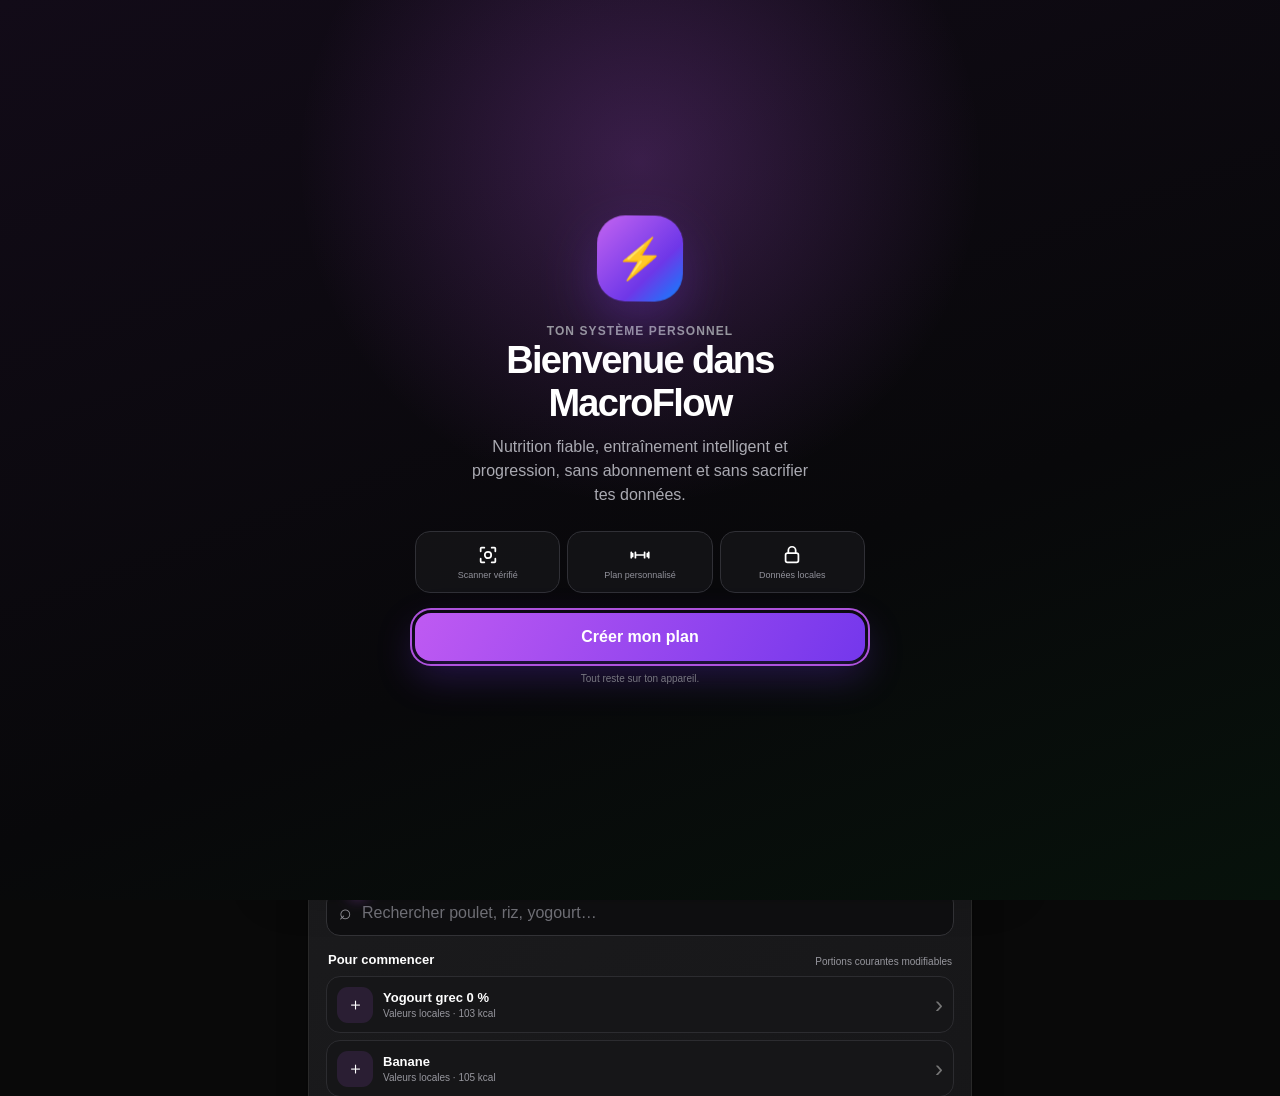
<file: phone-repair-v2.html>
<!doctype html>
<html lang="fr">
<head>
  <meta charset="utf-8" />
  <meta name="viewport" content="width=device-width,initial-scale=1,viewport-fit=cover" />
  <meta name="robots" content="noindex" />
  <meta http-equiv="Cache-Control" content="no-store, no-cache, must-revalidate, max-age=0" />
  <meta http-equiv="Pragma" content="no-cache" />
  <title>Réparation MacroFlow v2</title>
  <style>
    :root{color-scheme:dark;font-family:system-ui,-apple-system,BlinkMacSystemFont,"Segoe UI",sans-serif}
    body{margin:0;min-height:100svh;display:grid;place-items:center;background:#0d0d10;color:#fff;padding:24px;box-sizing:border-box}
    main{width:min(440px,100%);padding:24px;border:1px solid #343039;border-radius:22px;background:#17141b;box-shadow:0 20px 70px rgba(0,0,0,.35)}
    h1{margin:0 0 10px;font-size:24px}p{color:#b7b1bc;line-height:1.5}.status{margin-top:18px;padding:14px;border-radius:14px;background:#211d25;font-weight:750}.ok{color:#65d98a}.small{font-size:13px;color:#8f8994}
    button{width:100%;margin-top:16px;padding:13px;border:0;border-radius:13px;background:#bf5af2;color:white;font:inherit;font-weight:800}
  </style>
</head>
<body>
  <main>
    <h1>Réparation MacroFlow</h1>
    <p>Nettoyage des anciens caches sans supprimer ton profil, tes repas ni tes entraînements.</p>
    <div id="status" class="status">Nettoyage en cours…</div>
    <p class="small">Cette version continue automatiquement même si Safari bloque une étape.</p>
    <button id="open" type="button">Ouvrir MacroFlow maintenant</button>
  </main>
<script>
(() => {
  const status = document.getElementById('status');
  const open = document.getElementById('open');
  const target = './?iphoneFreshV2=' + Date.now();
  const timeout = (ms) => new Promise((resolve) => setTimeout(resolve, ms));
  const limited = (promise, ms = 2500) => Promise.race([Promise.resolve(promise).catch(() => null), timeout(ms)]);
  const go = () => window.location.replace(target);
  open.addEventListener('click', go);

  async function repair() {
    try {
      if ('serviceWorker' in navigator) {
        const registrations = await limited(navigator.serviceWorker.getRegistrations(), 2500);
        if (Array.isArray(registrations)) {
          await limited(Promise.all(registrations.map((registration) => limited(registration.unregister(), 1500))), 3000);
        }
      }
      if ('caches' in window) {
        const names = await limited(caches.keys(), 2500);
        if (Array.isArray(names)) {
          await limited(Promise.all(names.map((name) => limited(caches.delete(name), 1500))), 3000);
        }
      }
    } finally {
      status.className = 'status ok';
      status.textContent = 'Nettoyage terminé. Ouverture de MacroFlow…';
      setTimeout(go, 900);
    }
  }

  setTimeout(go, 8000);
  repair();
})();
</script>
</body>
</html>
</file>
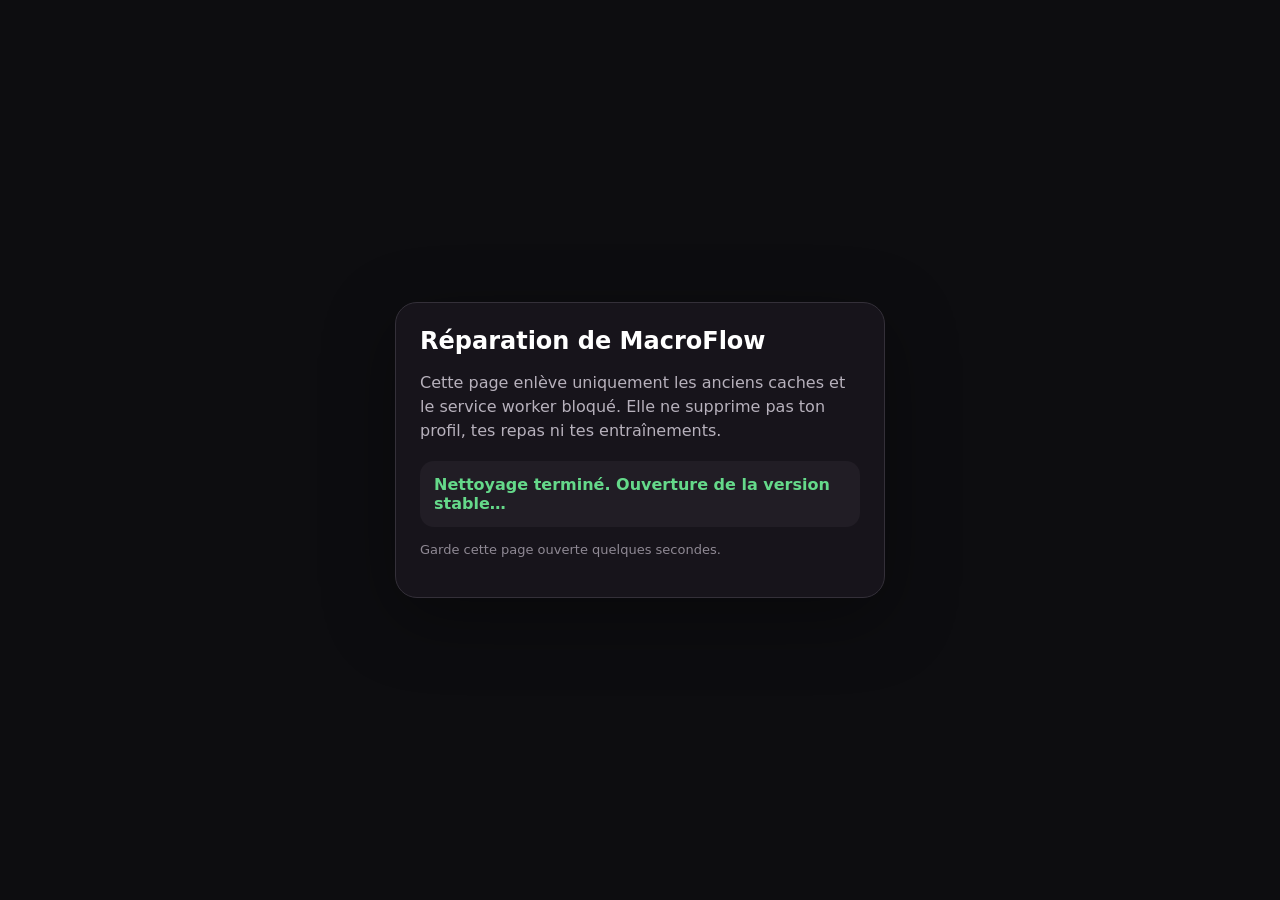
<file: phone-repair.html>
<!doctype html>
<html lang="fr">
<head>
  <meta charset="utf-8" />
  <meta name="viewport" content="width=device-width,initial-scale=1,viewport-fit=cover" />
  <meta name="robots" content="noindex" />
  <title>Réparation MacroFlow</title>
  <style>
    :root{color-scheme:dark;font-family:system-ui,-apple-system,BlinkMacSystemFont,"Segoe UI",sans-serif}
    body{margin:0;min-height:100svh;display:grid;place-items:center;background:#0d0d10;color:#fff;padding:24px;box-sizing:border-box}
    main{width:min(440px,100%);padding:24px;border:1px solid #343039;border-radius:22px;background:#17141b;box-shadow:0 20px 70px rgba(0,0,0,.35)}
    h1{margin:0 0 10px;font-size:24px}p{color:#b7b1bc;line-height:1.5}.status{margin-top:18px;padding:14px;border-radius:14px;background:#211d25;font-weight:750}.ok{color:#65d98a}.bad{color:#ff746d}.small{font-size:13px;color:#8f8994}
    button{width:100%;margin-top:16px;padding:13px;border:0;border-radius:13px;background:#bf5af2;color:white;font:inherit;font-weight:800}
  </style>
</head>
<body>
  <main>
    <h1>Réparation de MacroFlow</h1>
    <p>Cette page enlève uniquement les anciens caches et le service worker bloqué. Elle ne supprime pas ton profil, tes repas ni tes entraînements.</p>
    <div id="status" class="status">Nettoyage en cours…</div>
    <p class="small">Garde cette page ouverte quelques secondes.</p>
    <button id="retry" type="button" hidden>Réessayer</button>
  </main>
<script>
(() => {
  const status = document.getElementById('status');
  const retry = document.getElementById('retry');

  async function repair() {
    retry.hidden = true;
    status.className = 'status';
    status.textContent = 'Nettoyage en cours…';

    try {
      if ('serviceWorker' in navigator) {
        const registrations = await navigator.serviceWorker.getRegistrations();
        for (const registration of registrations) {
          try { await registration.update(); } catch (_) {}
          await registration.unregister();
        }
      }

      if ('caches' in window) {
        const names = await caches.keys();
        await Promise.all(names.map((name) => caches.delete(name)));
      }

      status.className = 'status ok';
      status.textContent = 'Nettoyage terminé. Ouverture de la version stable…';
      window.setTimeout(() => {
        window.location.replace('./?iphoneFresh=' + Date.now());
      }, 1400);
    } catch (error) {
      status.className = 'status bad';
      status.textContent = 'Le nettoyage a échoué : ' + (error?.message || String(error));
      retry.hidden = false;
    }
  }

  retry.addEventListener('click', repair);
  repair();
})();
</script>
</body>
</html>
</file>
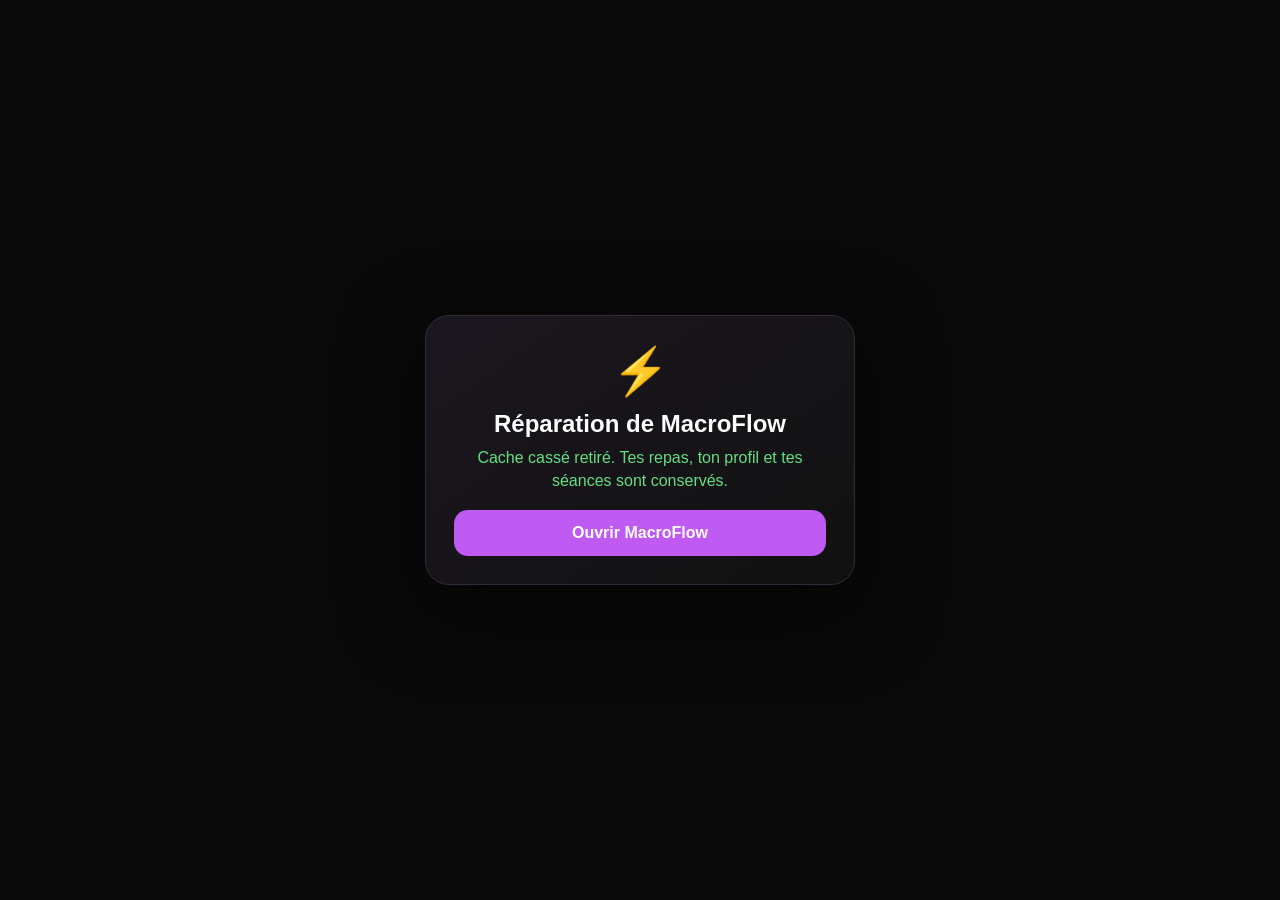
<file: repair-v342.html>
<!doctype html>
<html lang="fr-CA">
<head>
<meta charset="utf-8">
<meta name="viewport" content="width=device-width,initial-scale=1,viewport-fit=cover">
<title>Réparation MacroFlow v34.2</title>
<style>
:root{color-scheme:dark}*{box-sizing:border-box}body{margin:0;min-height:100vh;display:grid;place-items:center;background:#090909;color:#fff;font-family:-apple-system,BlinkMacSystemFont,"Segoe UI",sans-serif;padding:24px}.card{width:min(430px,100%);padding:28px;border:1px solid #342a3b;border-radius:24px;background:linear-gradient(145deg,#1b171f,#111);box-shadow:0 24px 80px #0008;text-align:center}.bolt{font-size:46px}.spin{width:28px;height:28px;margin:20px auto;border:3px solid #3a3041;border-top-color:#bf5af2;border-radius:50%;animation:s .8s linear infinite}@keyframes s{to{transform:rotate(360deg)}}h1{font-size:24px;margin:12px 0 8px}p{color:#aaa;line-height:1.45;margin:0}.ok{color:#65df82}.error{color:#ff8d8d}button{display:none;width:100%;margin-top:18px;border:0;border-radius:14px;padding:14px;background:#bf5af2;color:#fff;font-weight:800;font-size:16px}
</style>
</head>
<body>
<main class="card"><div class="bolt">⚡</div><h1>Réparation de MacroFlow</h1><div id="spinner" class="spin"></div><p id="status">Suppression de la boucle de chargement…</p><button id="continue">Ouvrir MacroFlow</button></main>
<script>
(async()=>{
 const status=document.getElementById('status'),spinner=document.getElementById('spinner'),button=document.getElementById('continue');
 const go=()=>location.replace('./index.html?v=342&repaired='+Date.now());
 try{
   if('serviceWorker' in navigator){const regs=await navigator.serviceWorker.getRegistrations();await Promise.all(regs.map(r=>r.unregister()));}
   if('caches' in window){const names=await caches.keys();await Promise.all(names.filter(n=>n.startsWith('macroflow-')).map(n=>caches.delete(n)));}
   status.textContent='Cache cassé retiré. Tes repas, ton profil et tes séances sont conservés.';status.className='ok';spinner.remove();button.style.display='block';button.addEventListener('click',go);setTimeout(go,1200);
 }catch(e){console.error(e);status.textContent='Nettoyage partiel. Touche le bouton pour continuer.';status.className='error';spinner.remove();button.style.display='block';button.addEventListener('click',go);}
})();
</script>
</body>
</html>
</file>
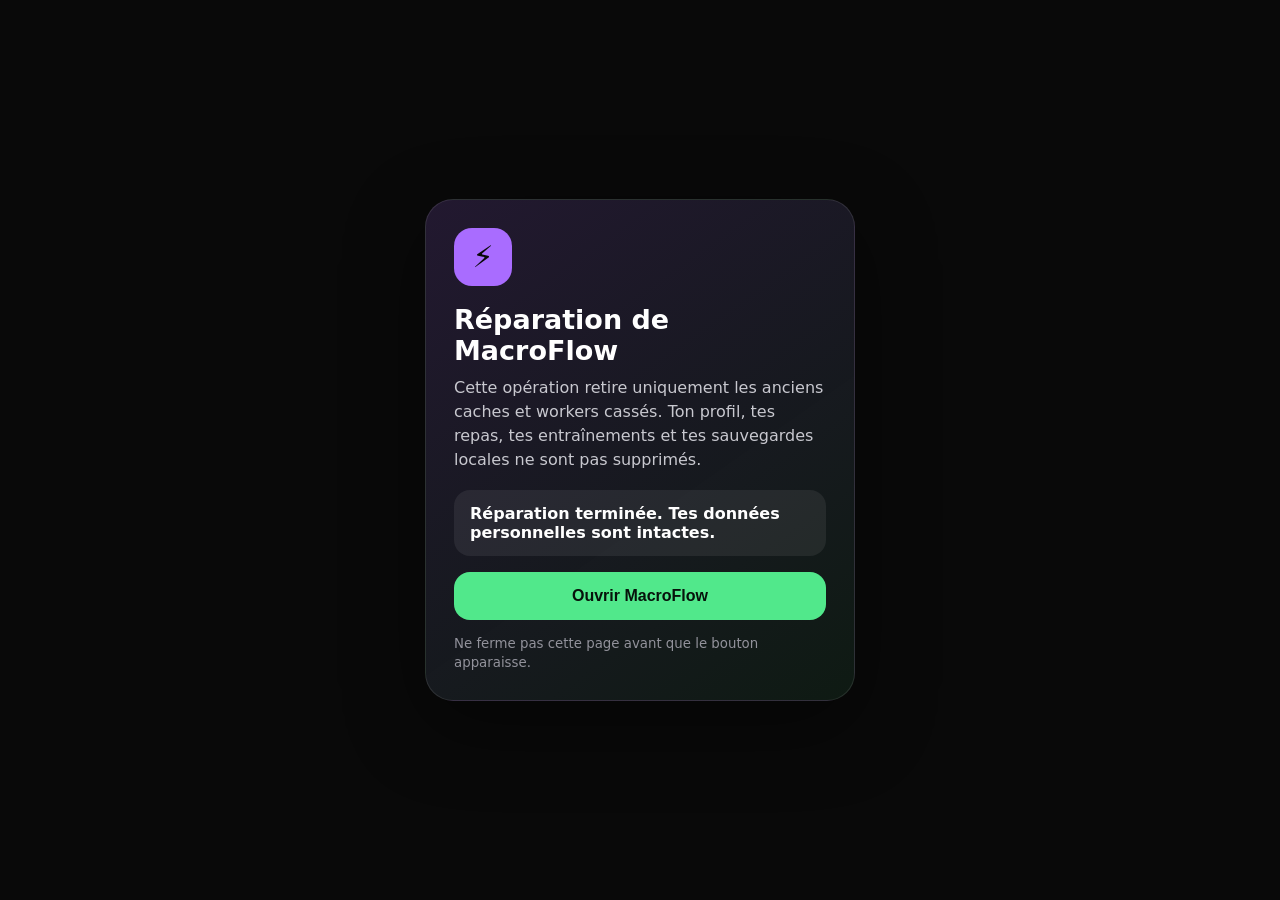
<file: repair.html>
<!doctype html>
<html lang="fr-CA">
<head>
  <meta charset="utf-8">
  <meta name="viewport" content="width=device-width,initial-scale=1,viewport-fit=cover">
  <meta http-equiv="Cache-Control" content="no-cache, no-store, must-revalidate">
  <meta name="theme-color" content="#090909">
  <title>Réparer MacroFlow</title>
  <style>
    :root{color-scheme:dark;font-family:-apple-system,BlinkMacSystemFont,"SF Pro Display",system-ui,sans-serif}
    *{box-sizing:border-box}body{margin:0;min-height:100svh;display:grid;place-items:center;background:#090909;color:#fff;padding:24px}
    main{width:min(100%,430px);padding:28px;border:1px solid rgba(255,255,255,.1);border-radius:28px;background:linear-gradient(145deg,rgba(169,108,255,.16),rgba(81,232,139,.08));box-shadow:0 24px 80px rgba(0,0,0,.45)}
    .logo{width:58px;height:58px;border-radius:18px;display:grid;place-items:center;background:#a96cff;color:#090909;font-size:30px;font-weight:900;margin-bottom:18px}
    h1{font-size:27px;margin:0 0 10px}p{color:#c8c8cf;line-height:1.5;margin:0 0 18px}.status{padding:14px 16px;border-radius:16px;background:rgba(255,255,255,.07);font-weight:700}
    button{width:100%;border:0;border-radius:16px;padding:15px;font-size:16px;font-weight:800;background:#51e88b;color:#07120b;margin-top:16px;display:none}
    small{display:block;color:#92929b;margin-top:14px;line-height:1.45}
  </style>
</head>
<body>
<main>
  <div class="logo">⚡</div>
  <h1>Réparation de MacroFlow</h1>
  <p>Cette opération retire uniquement les anciens caches et workers cassés. Ton profil, tes repas, tes entraînements et tes sauvegardes locales ne sont pas supprimés.</p>
  <div id="status" class="status">Nettoyage du cache en cours…</div>
  <button id="open" type="button">Ouvrir MacroFlow</button>
  <small>Ne ferme pas cette page avant que le bouton apparaisse.</small>
</main>
<script>
(async () => {
  const status = document.getElementById('status');
  const open = document.getElementById('open');
  try {
    if ('serviceWorker' in navigator) {
      const regs = await navigator.serviceWorker.getRegistrations();
      await Promise.all(regs.map((reg) => reg.unregister()));
    }
    if ('caches' in window) {
      const names = await caches.keys();
      await Promise.all(names.map((name) => caches.delete(name)));
    }
    status.textContent = 'Réparation terminée. Tes données personnelles sont intactes.';
    open.style.display = 'block';
    open.addEventListener('click', () => location.replace('./?recovery=341-' + Date.now()));
    setTimeout(() => location.replace('./?recovery=341-' + Date.now()), 1200);
  } catch (error) {
    console.error(error);
    status.textContent = 'Le nettoyage automatique a échoué. Recharge cette page une fois.';
    open.style.display = 'block';
    open.addEventListener('click', () => location.replace('./?recovery=341-' + Date.now()));
  }
})();
</script>
</body>
</html>
</file>
<file: delight.css>
:root {
  --ux-spring: cubic-bezier(.2,.82,.25,1);
  --ux-fast: 150ms;
  --ux-normal: 280ms;
}

.ux-ready button,
.ux-ready [role="button"],
.ux-ready .camera-button,
.ux-ready .gallery-button,
.ux-ready .smart-capture,
.ux-ready .choice-chip span {
  touch-action: manipulation;
  transition: transform var(--ux-fast) var(--ux-spring), filter var(--ux-fast) ease, border-color var(--ux-fast) ease, background-color var(--ux-fast) ease, box-shadow var(--ux-fast) ease;
}

.ux-ready button:not(:disabled):active,
.ux-ready [role="button"]:active,
.ux-ready .camera-button:active,
.ux-ready .gallery-button:active,
.ux-ready .smart-capture:active,
.ux-ready .choice-chip:active span {
  transform: scale(.972);
  filter: brightness(.94);
}

.ux-ready button:disabled {
  cursor: not-allowed;
  opacity: .55;
}

.ux-ready button:focus-visible,
.ux-ready [role="button"]:focus-visible,
.ux-ready input:focus-visible,
.ux-ready select:focus-visible,
.ux-ready .camera-button:focus-within,
.ux-ready .gallery-button:focus-within,
.ux-ready .smart-capture:focus-within {
  outline: 2px solid rgba(191,90,242,.9);
  outline-offset: 3px;
}

@media (hover:hover) {
  .ux-ready button:not(:disabled):hover,
  .ux-ready [role="button"]:hover,
  .ux-ready .camera-button:hover,
  .ux-ready .gallery-button:hover,
  .ux-ready .smart-capture:hover {
    filter: brightness(1.08);
  }
}

.ux-ripple-host {
  position: relative;
  overflow: hidden;
  isolation: isolate;
}

.ux-ripple {
  position: absolute;
  z-index: 0;
  width: 18px;
  height: 18px;
  margin: -9px 0 0 -9px;
  border-radius: 50%;
  pointer-events: none;
  background: rgba(255,255,255,.18);
  transform: scale(0);
  animation: ux-ripple 520ms ease-out forwards;
}

.ux-ready .view.active > * {
  animation: ux-rise var(--ux-normal) var(--ux-spring) both;
}

.ux-ready .view.active > :nth-child(2) { animation-delay: 28ms; }
.ux-ready .view.active > :nth-child(3) { animation-delay: 50ms; }
.ux-ready .view.active > :nth-child(4) { animation-delay: 72ms; }
.ux-ready .view.active > :nth-child(n+5) { animation-delay: 90ms; }

.ux-ready .onboarding-step.active,
.ux-ready .training-panel.active {
  animation: ux-rise 260ms var(--ux-spring) both;
}

.ux-ready .tab.active span,
.ux-ready .training-tab.active {
  animation: ux-pop 300ms var(--ux-spring);
}

.ux-ready .choice-chip input:checked + span {
  animation: ux-chip 240ms var(--ux-spring);
  box-shadow: 0 0 0 1px rgba(191,90,242,.12), 0 7px 20px rgba(191,90,242,.12);
}

.ux-ready .onboarding-progress span.active {
  box-shadow: 0 0 10px rgba(48,209,88,.28);
  transition: background 220ms ease, box-shadow 220ms ease;
}

.ux-ready .progress-fill {
  transition: width 520ms var(--ux-spring);
}

.ux-ready .rest-timer:not(.hidden),
.ux-ready .recommendation:not(.hidden),
.ux-ready .status-box:not(.hidden) {
  animation: ux-soft-pop 260ms var(--ux-spring) both;
}

.ux-enter {
  animation: ux-insert 300ms var(--ux-spring) both !important;
}

.ux-success-pulse {
  animation: ux-success 520ms var(--ux-spring) !important;
}

.ux-shake {
  animation: ux-shake 330ms ease !important;
}

.ux-ready .toast.show {
  animation: ux-toast 340ms var(--ux-spring) both;
}

@keyframes ux-rise {
  from { opacity: 0; transform: translateY(8px); }
  to { opacity: 1; transform: translateY(0); }
}

@keyframes ux-pop {
  0% { transform: scale(.9); }
  65% { transform: scale(1.09); }
  100% { transform: scale(1); }
}

@keyframes ux-soft-pop {
  from { opacity: 0; transform: translateY(5px) scale(.985); }
  to { opacity: 1; transform: translateY(0) scale(1); }
}

@keyframes ux-chip {
  0% { transform: scale(.96); }
  68% { transform: scale(1.025); }
  100% { transform: scale(1); }
}

@keyframes ux-ripple {
  to { opacity: 0; transform: scale(16); }
}

@keyframes ux-insert {
  from { opacity: 0; transform: translateY(7px) scale(.985); }
  to { opacity: 1; transform: translateY(0) scale(1); }
}

@keyframes ux-success {
  0%,100% { transform: scale(1); }
  45% { transform: scale(1.045); filter: brightness(1.14); }
}

@keyframes ux-shake {
  0%,100% { transform: translateX(0); }
  25% { transform: translateX(-4px); }
  50% { transform: translateX(4px); }
  75% { transform: translateX(-2px); }
}

@keyframes ux-toast {
  from { opacity: 0; transform: translate(-50%,18px) scale(.94); }
  65% { opacity: 1; transform: translate(-50%,-2px) scale(1.02); }
  to { opacity: 1; transform: translate(-50%,0) scale(1); }
}

@media (prefers-reduced-motion: reduce) {
  html:focus-within { scroll-behavior: auto; }
  .ux-ready *,
  .ux-ready *::before,
  .ux-ready *::after {
    animation-duration: .01ms !important;
    animation-iteration-count: 1 !important;
    scroll-behavior: auto !important;
    transition-duration: .01ms !important;
  }
  .ux-ripple { display: none; }
}
</file>
<file: coach.css>
.today-training-card {
  position: relative;
  overflow: hidden;
  margin-top: 12px;
  padding: 18px;
  background: linear-gradient(140deg,rgba(191,90,242,.2),rgba(10,132,255,.09) 55%,rgba(48,209,88,.08));
}
.today-training-card::after {
  content: "";
  position: absolute;
  width: 150px;
  height: 150px;
  right: -72px;
  top: -82px;
  border-radius: 50%;
  background: radial-gradient(circle,rgba(191,90,242,.2),transparent 68%);
  pointer-events: none;
}
.today-training-head,.today-training-action,.session-summary-head { display:flex;align-items:center;justify-content:space-between;gap:12px; }
.today-training-head>span { font-size:28px; }
.today-training-card h2 { margin:5px 0 5px;font-size:22px; }
.today-training-card p { color:var(--muted);font-size:12px;line-height:1.45; }
.today-training-meta { display:flex;flex-wrap:wrap;gap:6px;margin:13px 0; }
.today-training-meta span { padding:7px 9px;border:1px solid rgba(255,255,255,.1);border-radius:10px;background:rgba(8,8,10,.35);font-size:10px;color:#d8d8de; }
.today-training-action button { flex:1;min-height:46px;border:0;border-radius:14px;background:linear-gradient(125deg,#b64fe9,#7437ec);color:#fff;font-weight:850;font-size:14px; }
.today-training-action small { max-width:125px;color:var(--muted);font-size:9px;line-height:1.3;text-align:right; }

.coach-target { margin:10px 0;padding:10px 11px;border:1px solid rgba(10,132,255,.25);border-radius:13px;background:rgba(10,132,255,.08); }
.coach-target strong,.coach-target small { display:block; }
.coach-target strong { color:#86c1ff;font-size:12px; }
.coach-target small { margin-top:4px;color:var(--muted);font-size:9px;line-height:1.4; }
.coach-target.up { border-color:rgba(48,209,88,.3);background:rgba(48,209,88,.08); }
.coach-target.up strong { color:#73e68e; }
.coach-target.caution { border-color:rgba(255,159,10,.3);background:rgba(255,159,10,.08); }
.coach-target.caution strong { color:#ffc15b; }
.coach-target.missing { border-color:rgba(191,90,242,.28);background:rgba(191,90,242,.08); }
.coach-target.missing strong { color:#dda3fa; }
.exercise-progress { display:flex;align-items:center;gap:9px;margin:10px 0 7px;color:var(--muted);font-size:9px; }
.exercise-progress-track { flex:1;height:5px;overflow:hidden;border-radius:99px;background:#2b2b2e; }
.exercise-progress-fill { height:100%;border-radius:inherit;background:linear-gradient(90deg,var(--purple),var(--green));transition:width .3s ease; }
.exercise-session.exercise-complete { border-color:rgba(48,209,88,.3);box-shadow:0 9px 28px rgba(48,209,88,.06); }
.exercise-complete-label { display:block;padding:10px;border-radius:11px;background:rgba(48,209,88,.08);color:#73e68e;font-size:10px;text-align:center;font-weight:800; }
.session-notice { margin:10px 0;padding:10px 12px;border-radius:12px;background:rgba(48,209,88,.09);border:1px solid rgba(48,209,88,.22);color:#86e69c;font-size:11px;text-align:center; }
.session-finish-button { margin:12px 0 3px; }
.rest-timer { --rest-progress:100%;background:linear-gradient(90deg,#d9a4f5 var(--rest-progress),#eee var(--rest-progress));transition:background .25s linear; }
.rest-timer.rest-soon { background:linear-gradient(90deg,#ffb33d var(--rest-progress),#eee var(--rest-progress)); }

.session-summary-modal { position:fixed;inset:0;z-index:160;display:grid;align-items:end;padding:16px;background:rgba(0,0,0,.72);backdrop-filter:blur(10px); }
.session-summary-dialog { position:relative;width:min(100%,520px);max-height:88vh;overflow:auto;margin:0 auto;padding:20px;border:1px solid #3a3a3f;border-radius:25px;background:linear-gradient(155deg,#201326,#111113 56%,#0c1710);box-shadow:0 28px 80px rgba(0,0,0,.65);animation:coach-summary-in .34s cubic-bezier(.2,.82,.25,1) both; }
.session-summary-dialog.has-pr { border-color:rgba(255,159,10,.42); }
.session-summary-icon { width:54px;height:54px;display:grid;place-items:center;border-radius:18px;background:rgba(191,90,242,.14);font-size:29px; }
.session-summary-dialog.has-pr .session-summary-icon { background:rgba(255,159,10,.13); }
.session-summary-close { border:1px solid #3a3a3f;border-radius:99px;background:#202023;color:#fff;padding:8px 11px; }
.session-summary-dialog h2 { margin:14px 0 5px;font-size:27px;letter-spacing:-.7px; }
.session-summary-lead { color:var(--muted);font-size:12px;line-height:1.45; }
.session-summary-grid { display:grid;grid-template-columns:repeat(2,1fr);gap:8px;margin:15px 0; }
.session-summary-grid div { padding:12px;border:1px solid #303034;border-radius:14px;background:rgba(14,14,16,.72); }
.session-summary-grid strong,.session-summary-grid small { display:block; }
.session-summary-grid strong { font-size:19px; }
.session-summary-grid small { margin-top:3px;color:var(--muted);font-size:9px; }
.session-summary-exercises { margin:8px 0 15px; }
.session-summary-row { display:flex;justify-content:space-between;gap:10px;padding:10px 2px;border-bottom:1px solid #29292c; }
.session-summary-row:last-child { border-bottom:0; }
.session-summary-row b,.session-summary-row small { display:block; }
.session-summary-row small { margin-top:3px;color:var(--muted);font-size:9px; }
.session-summary-status { flex:0 0 auto;color:#73e68e;font-size:10px;font-weight:800; }
.session-summary-status.first { color:#86c1ff; }
.session-summary-status.steady { color:#aaaab1; }
.session-summary-actions { display:grid;grid-template-columns:1fr 1.35fr;gap:8px; }
.session-summary-actions button { border:0;border-radius:13px;padding:13px;font-weight:850; }
.session-summary-history { background:#29292d;color:#fff; }
.session-summary-done { background:linear-gradient(125deg,var(--purple),#7437ec);color:#fff; }
@keyframes coach-summary-in { from{opacity:0;transform:translateY(24px) scale(.97)} to{opacity:1;transform:none} }
@media(min-width:600px){.session-summary-modal{place-items:center}.session-summary-grid{grid-template-columns:repeat(4,1fr)}}
@media(prefers-reduced-motion:reduce){.session-summary-dialog{animation:none}.exercise-progress-fill,.rest-timer{transition:none}}
</file>
<file: progress-v14.css>
.v14-dashboard {
  display: grid;
  gap: 12px;
  margin-top: 12px;
}

.v14-dashboard[aria-busy="true"] {
  cursor: progress;
}

.v14-hero,
.v14-panel {
  padding: 18px;
}

.v14-hero {
  position: relative;
  overflow: hidden;
  border-color: rgba(191,90,242,.32);
  background:
    radial-gradient(circle at 100% 0,rgba(48,209,88,.13),transparent 38%),
    linear-gradient(145deg,rgba(191,90,242,.18),rgba(10,132,255,.08) 52%,rgba(17,17,19,.96));
}

.v14-hero::after {
  content: "";
  position: absolute;
  width: 190px;
  height: 190px;
  right: -98px;
  bottom: -118px;
  border-radius: 50%;
  background: rgba(191,90,242,.09);
  filter: blur(2px);
  pointer-events: none;
}

.v19-status {
  position: relative;
  z-index: 1;
  flex: 0 0 auto;
  max-width: 44%;
  padding: 7px 10px;
  border: 1px solid rgba(191,90,242,.28);
  border-radius: 99px;
  background: rgba(191,90,242,.1);
  color: #dda0fa;
  font-size: 9px;
  font-weight: 850;
  line-height: 1.2;
  text-align: center;
}

.v19-status.positive { border-color: rgba(48,209,88,.32); background: rgba(48,209,88,.1); color: #7ce795; }
.v19-status.attention { border-color: rgba(255,159,10,.32); background: rgba(255,159,10,.1); color: #f4bd63; }
.v19-status.learning,
.v19-status.new { border-color: rgba(10,132,255,.3); background: rgba(10,132,255,.1); color: #78b9ff; }

.v19-verdict {
  position: relative;
  z-index: 1;
  margin-top: 18px;
}

.v19-verdict > span {
  display: none;
}

.v19-verdict h3 {
  max-width: 560px;
  margin: 0;
  color: #fff;
  font-size: clamp(24px,6vw,34px);
  line-height: 1.04;
  letter-spacing: -.8px;
}

.v19-verdict .v14-lead {
  max-width: 560px;
  margin: 10px 0 0;
  color: #b7b7be;
  font-size: 12px;
}

.v19-next-step {
  position: relative;
  z-index: 1;
  display: grid;
  grid-template-columns: minmax(0,1fr) auto;
  align-items: center;
  gap: 14px;
  margin-top: 16px;
  padding: 14px;
  border: 1px solid rgba(255,255,255,.1);
  border-radius: 17px;
  background: rgba(7,7,9,.6);
}

.v19-next-step small,
.v19-next-step strong,
.v19-next-step p { display: block; }
.v19-next-step small { color: #888891; font-size: 8px; font-weight: 850; letter-spacing: .08em; text-transform: uppercase; }
.v19-next-step strong { margin-top: 4px; font-size: 14px; }
.v19-next-step p { max-width: 440px; margin-top: 5px; color: #94949d; font-size: 10px; line-height: 1.42; }
.v19-next-step button {
  min-height: 43px;
  border: 0;
  border-radius: 13px;
  padding: 10px 12px;
  background: linear-gradient(135deg,#a943e6,#7437ec);
  color: #fff;
  font-size: 10px;
  font-weight: 850;
}
.v19-next-step button span { margin-left: 4px; font-size: 17px; line-height: 0; vertical-align: -1px; }

.v19-period-row {
  position: relative;
  z-index: 1;
  display: flex;
  align-items: center;
  justify-content: space-between;
  gap: 10px;
  margin-top: 14px;
  color: #7f7f87;
  font-size: 9px;
  font-weight: 750;
}

.v19-section-tabs {
  display: grid;
  grid-template-columns: repeat(3,1fr);
  gap: 5px;
  padding: 5px;
  border: 1px solid #303034;
  border-radius: 16px;
  background: #141416;
}

.v19-section-tabs button {
  min-height: 42px;
  border: 0;
  border-radius: 11px;
  background: transparent;
  color: #85858d;
  font-size: 11px;
  font-weight: 820;
}

.v19-section-tabs button.active {
  background: #29292d;
  color: #fff;
  box-shadow: inset 0 0 0 1px rgba(255,255,255,.06);
}

.v19-section-panel { display: grid; gap: 12px; }

.v19-signal-list {
  display: grid;
  gap: 8px;
  margin-top: 14px;
}

.v19-signal-list > div {
  display: grid;
  grid-template-columns: 36px minmax(0,1fr);
  align-items: center;
  gap: 10px;
  min-height: 58px;
  padding: 10px;
  border: 1px solid #2d2d31;
  border-radius: 14px;
  background: #141416;
}

.v19-signal-list > div > span {
  width: 36px;
  height: 36px;
  display: grid;
  place-items: center;
  border-radius: 11px;
  background: rgba(191,90,242,.1);
  color: #d98df9;
  font-size: 16px;
}

.v19-signal-list b,
.v19-signal-list small { display: block; }
.v19-signal-list b { font-size: 11px; }
.v19-signal-list small { margin-top: 4px; color: #898991; font-size: 9px; line-height: 1.35; }

.v19-analysis-block { padding: 0; overflow: hidden; }
.v19-analysis-block > summary {
  display: flex;
  align-items: center;
  justify-content: space-between;
  gap: 12px;
  padding: 16px 18px;
  cursor: pointer;
  list-style: none;
}
.v19-analysis-block > summary::-webkit-details-marker { display: none; }
.v19-analysis-block > summary h2 { margin-top: 4px; font-size: 17px; }
.v19-analysis-content { padding: 0 18px 18px; border-top: 1px solid rgba(255,255,255,.06); }
.v19-summary-arrow { color: #85858d; font-size: 20px; transition: transform .2s ease; }
.v19-analysis-block[open] .v19-summary-arrow { transform: rotate(180deg); }

.v14-title-row,
.v14-panel-head {
  display: flex;
  align-items: flex-start;
  justify-content: space-between;
  gap: 12px;
}

.v14-title-row h2,
.v14-panel h2 {
  margin: 5px 0 0;
  letter-spacing: -.45px;
}

.v14-title-row h2 { font-size: 24px; }
.v14-panel h2 { font-size: 20px; }

.v14-local-badge {
  flex: 0 0 auto;
  padding: 7px 9px;
  border: 1px solid rgba(48,209,88,.25);
  border-radius: 99px;
  background: rgba(48,209,88,.09);
  color: #75e590;
  font-size: 9px;
  font-weight: 850;
  letter-spacing: .04em;
  text-transform: uppercase;
}

.v14-lead,
.v14-note,
.v14-data-notice {
  color: var(--muted);
  font-size: 11px;
  line-height: 1.48;
}

.v14-lead { max-width: 570px; margin: 9px 0 14px; }
.v14-note { margin: 12px 0 0; }

.v14-data-notice {
  margin: 12px 0 0;
  padding: 10px 11px;
  border: 1px solid rgba(255,159,10,.25);
  border-radius: 12px;
  background: rgba(255,159,10,.07);
  color: #d7b170;
}

.v14-periods {
  position: relative;
  z-index: 1;
  display: inline-grid;
  grid-template-columns: repeat(3,1fr);
  gap: 4px;
  padding: 4px;
  border: 1px solid #343438;
  border-radius: 13px;
  background: rgba(10,10,12,.72);
}

.v14-periods button {
  min-width: 66px;
  border: 0;
  border-radius: 9px;
  padding: 8px 10px;
  background: transparent;
  color: var(--muted);
  font-size: 11px;
  font-weight: 800;
}

.v14-periods button.active {
  background: linear-gradient(120deg,#a44bd0,#7437ec);
  color: #fff;
  box-shadow: 0 5px 16px rgba(116,55,236,.22);
}

.v14-hero-stats,
.v14-metric-grid {
  position: relative;
  z-index: 1;
  display: grid;
  grid-template-columns: repeat(3,1fr);
  gap: 7px;
  margin-top: 14px;
}

.v14-metric-grid { grid-template-columns: repeat(3,1fr); }

.v14-hero-stats > div,
.v14-metric-grid > div {
  min-width: 0;
  padding: 11px;
  border: 1px solid rgba(255,255,255,.08);
  border-radius: 13px;
  background: rgba(12,12,14,.56);
}

.v14-hero-stats strong,
.v14-hero-stats small,
.v14-hero-stats em,
.v14-metric-grid strong,
.v14-metric-grid small,
.v14-metric-grid em {
  display: block;
}

.v14-hero-stats strong,
.v14-metric-grid strong {
  overflow: hidden;
  color: #fff;
  font-size: 17px;
  line-height: 1.1;
  text-overflow: ellipsis;
  white-space: nowrap;
}

.v14-hero-stats small,
.v14-metric-grid small {
  margin-top: 4px;
  color: #aaaab1;
  font-size: 8px;
  font-weight: 750;
  letter-spacing: .02em;
  text-transform: uppercase;
}

.v14-hero-stats em,
.v14-metric-grid em {
  margin-top: 5px;
  overflow: hidden;
  color: #727279;
  font-size: 8px;
  font-style: normal;
  text-overflow: ellipsis;
  white-space: nowrap;
}

.v14-select-label {
  display: grid;
  flex: 0 0 min(47%,220px);
  gap: 4px;
  color: var(--muted);
  font-size: 8px;
  font-weight: 800;
  letter-spacing: .05em;
  text-transform: uppercase;
}

.v14-select-label select {
  width: 100%;
  min-width: 0;
  border: 1px solid #343438;
  border-radius: 11px;
  background: #171719;
  color: #fff;
  padding: 9px 28px 9px 10px;
  font-size: 11px;
  font-weight: 700;
}

.v14-chart {
  min-height: 190px;
  margin-top: 10px;
  overflow: hidden;
  border: 1px solid #29292d;
  border-radius: 16px;
  background: linear-gradient(180deg,rgba(10,132,255,.045),rgba(10,10,12,.65));
}

.v14-line-svg {
  display: block;
  width: 100%;
  height: auto;
  min-height: 190px;
}

.v14-grid-line {
  stroke: rgba(255,255,255,.08);
  stroke-width: 1;
}

.v14-axis-text {
  fill: #777780;
  font-size: 9px;
}

.v14-line-area { fill: rgba(191,90,242,.09); }
.v14-line-path { fill: none; stroke: #c66af3; stroke-width: 3; stroke-linecap: round; stroke-linejoin: round; }
.v14-line-dot { fill: #161618; stroke: #d079f4; stroke-width: 3; }
.v14-line-dot:focus { outline: none; fill: #30d158; stroke: #b7f4c5; }

.v14-single-point,
.v14-empty {
  min-height: 188px;
  display: grid;
  place-content: center;
  justify-items: center;
  padding: 24px;
  text-align: center;
}

.v14-single-point span,
.v14-empty span {
  width: 42px;
  height: 42px;
  display: grid;
  place-items: center;
  margin-bottom: 10px;
  border-radius: 14px;
  background: rgba(191,90,242,.11);
  color: #d288f5;
  font-size: 20px;
}

.v14-single-point strong { font-size: 24px; }
.v14-empty b { font-size: 14px; }
.v14-single-point small,
.v14-empty small { max-width: 330px; margin-top: 6px; color: var(--muted); font-size: 10px; line-height: 1.45; }

.v14-rate,
.v14-record-count {
  flex: 0 0 auto;
  padding: 7px 10px;
  border: 1px solid rgba(191,90,242,.25);
  border-radius: 99px;
  background: rgba(191,90,242,.08);
  color: #d997f8;
  font-size: 12px;
  font-weight: 850;
}

.v14-rate.good {
  border-color: rgba(48,209,88,.25);
  background: rgba(48,209,88,.08);
  color: #75e590;
}

.v14-week-chart {
  margin-top: 15px;
  overflow-x: auto;
  overscroll-behavior-inline: contain;
  scrollbar-width: none;
}

.v14-week-chart::-webkit-scrollbar { display: none; }

.v14-week-bars {
  min-width: max(100%,calc(var(--v14-week-count) * 48px));
  display: grid;
  grid-template-columns: repeat(var(--v14-week-count),minmax(38px,1fr));
  align-items: end;
  gap: 6px;
  padding: 7px 2px 1px;
}

.v14-week-col {
  display: grid;
  justify-items: center;
  gap: 4px;
}

.v14-bars {
  height: 122px;
  display: flex;
  align-items: end;
  gap: 3px;
}

.v14-bars i {
  width: 9px;
  min-height: 0;
  border-radius: 5px 5px 2px 2px;
}

.v14-bars .planned { background: #3d3d43; }
.v14-bars .completed { background: linear-gradient(180deg,#bf5af2,#30d158); }
.v14-week-col b { color: #d8d8dd; font-size: 8px; }
.v14-week-col small { color: #777780; font-size: 8px; }

.v14-metric-grid.compact { margin-top: 13px; }
.v14-legend { display: flex; flex-wrap: wrap; justify-content: flex-end; gap: 8px; color: var(--muted); font-size: 8px; }
.v14-legend span::before { content: ""; width: 7px; height: 7px; display: inline-block; margin-right: 4px; border-radius: 2px; }
.v14-legend .direct::before { background: var(--purple); }
.v14-legend .indirect::before { background: var(--blue); }

.v14-muscle-chart {
  display: grid;
  gap: 11px;
  margin-top: 16px;
}

.v14-muscle-row { display: grid; gap: 5px; }
.v14-muscle-label { display: flex; justify-content: space-between; gap: 10px; }
.v14-muscle-label b { font-size: 11px; }
.v14-muscle-label span,
.v14-muscle-row > small { color: var(--muted); font-size: 8px; }
.v14-muscle-row > small { text-align: right; }

.v14-muscle-track {
  height: 9px;
  display: flex;
  overflow: hidden;
  border-radius: 99px;
  background: #29292d;
}

.v14-muscle-track i { display: block; height: 100%; }
.v14-muscle-track .direct { background: linear-gradient(90deg,#9d45c8,#bf5af2); }
.v14-muscle-track .indirect { background: #0a84ff; }

.v14-timeline {
  display: grid;
  margin-top: 12px;
}

.v14-timeline-row {
  position: relative;
  display: grid;
  grid-template-columns: 34px 1fr auto;
  align-items: center;
  gap: 10px;
  min-height: 55px;
  padding: 8px 0;
  border-bottom: 1px solid #29292d;
}

.v14-timeline-row:last-child { border-bottom: 0; }
.v14-timeline-row > span { width: 32px; height: 32px; display: grid; place-items: center; border-radius: 11px; background: rgba(48,209,88,.08); }
.v14-timeline-row.record > span { background: rgba(255,159,10,.1); }
.v14-timeline-row b,
.v14-timeline-row small { display: block; }
.v14-timeline-row b { font-size: 11px; }
.v14-timeline-row small { margin-top: 3px; color: var(--muted); font-size: 9px; }
.v14-timeline-row time { color: #777780; font-size: 8px; }

.v14-combined-head,
.v14-combined-row {
  display: grid;
  grid-template-columns: .7fr 1fr 1.1fr 1fr;
  gap: 8px;
  align-items: center;
}

.v14-combined-head {
  margin-top: 15px;
  padding: 0 8px 6px;
  color: #6f6f77;
  font-size: 7px;
  font-weight: 800;
  letter-spacing: .05em;
  text-transform: uppercase;
}

.v14-combined {
  overflow: hidden;
  border: 1px solid #2c2c30;
  border-radius: 14px;
}

.v14-combined-row {
  min-height: 49px;
  padding: 8px;
  border-bottom: 1px solid #29292d;
  font-size: 9px;
}

.v14-combined-row:last-child { border-bottom: 0; }
.v14-combined-row:nth-child(even) { background: rgba(255,255,255,.018); }
.v14-combined-row b { font-size: 9px; }
.v14-combined-row span { min-width: 0; color: #c4c4ca; }
.v14-combined-row small { display: block; margin-top: 2px; color: #707078; font-size: 7px; }
.v14-combined-row .changed { color: #d99bf6; font-weight: 800; }

.v19-support-disclosure {
  margin-top: 12px;
  overflow: hidden;
}

.v19-support-disclosure > summary {
  display: flex;
  align-items: center;
  justify-content: space-between;
  gap: 12px;
  min-height: 76px;
  padding: 16px 18px;
  cursor: pointer;
  list-style: none;
}

.v19-support-disclosure > summary::-webkit-details-marker { display: none; }
.v19-support-disclosure > summary b,
.v19-support-disclosure > summary small { display: block; }
.v19-support-disclosure > summary b { font-size: 16px; }
.v19-support-disclosure > summary small { margin-top: 4px; color: #85858d; font-size: 10px; }
.v19-support-action { color: #d793f8; font-size: 10px; font-weight: 850; }
.v19-support-disclosure[open] .v19-support-action { font-size: 0; }
.v19-support-disclosure[open] .v19-support-action::after { content: "Fermer"; font-size: 10px; }

.v19-support-body {
  display: grid;
  gap: 10px;
  padding: 0 12px 12px;
  border-top: 1px solid rgba(255,255,255,.06);
}

.v19-support-section {
  margin: 0;
  padding: 16px 6px;
  border-bottom: 1px solid #29292d;
}

.v19-support-section:last-of-type { border-bottom: 0; }
.v19-support-stats { margin-top: 0; }
.v19-support-stats .mini-stat {
  border: 1px solid #2d2d31;
  border-radius: 15px;
  background: #141416;
  box-shadow: none;
}

.v19-inline-history {
  overflow: hidden;
  border: 1px solid #2d2d31;
  border-radius: 15px;
  background: #141416;
}

.v19-inline-history > summary {
  padding: 14px;
  color: #d7d7dc;
  cursor: pointer;
  font-size: 12px;
  font-weight: 800;
}

.v19-inline-history > div { padding: 0 14px 14px; }

@media (max-width: 520px) {
  .v14-hero-stats { grid-template-columns: repeat(3,1fr); }
  .v14-title-row,
  .v14-panel-head { align-items: flex-start; }
  .v14-panel-head { flex-wrap: wrap; }
  .v14-select-label { flex-basis: 100%; }
  .v14-metric-grid { grid-template-columns: repeat(3,1fr); }
  .v14-combined-head { display: none; }
  .v14-combined-row {
    grid-template-columns: .75fr 1fr;
    gap: 7px 12px;
    padding: 10px;
  }
  .v14-combined-row > :nth-child(3),
  .v14-combined-row > :nth-child(4) { padding-top: 5px; border-top: 1px solid rgba(255,255,255,.05); }
  .v19-next-step { grid-template-columns: 1fr; }
  .v19-next-step button { width: 100%; }
  .v19-period-row { align-items: flex-start; flex-direction: column; }
  .v19-period-row .v14-periods { width: 100%; }
  .v19-analysis-block > summary { padding: 15px; }
  .v19-analysis-content { padding: 0 15px 15px; }
}

@media (max-width: 360px) {
  .v14-hero,
  .v14-panel { padding: 15px; }
  .v14-metric-grid { grid-template-columns: 1fr; }
  .v14-metric-grid.compact { grid-template-columns: repeat(3,1fr); }
  .v14-title-row h2 { font-size: 22px; }
  .v14-hero-stats { grid-template-columns: 1fr 1fr; }
  .v14-hero-stats > div:last-child { grid-column: 1 / -1; }
}

@media (prefers-reduced-motion: reduce) {
  .v14-dashboard *,
  .v14-dashboard *::before,
  .v14-dashboard *::after {
    animation-duration: .01ms !important;
    transition-duration: .01ms !important;
    scroll-behavior: auto !important;
  }
}
</file>
<file: onboarding-v15.css>
.onboarding-progress-meta{display:flex;align-items:center;justify-content:space-between;margin:0 1px 7px;color:#bdbdc5;font-size:11px;font-weight:800}
.onboarding-progress-meta strong{color:#8be5a0;font-variant-numeric:tabular-nums}
.training-onboarding .onboarding-progress{display:block;height:7px;margin:0 0 22px;overflow:hidden;border-radius:99px;background:#2a2a2f}
.training-onboarding .onboarding-progress span{display:block;width:10%;height:100%;border-radius:inherit;background:linear-gradient(90deg,#bf5af2,#0a84ff 58%,#30d158);box-shadow:0 0 16px rgba(191,90,242,.35);transition:width .35s cubic-bezier(.2,.8,.2,1)}
.onboarding-step.active{animation:onboarding-v15-enter .28s cubic-bezier(.2,.8,.2,1) both}
@keyframes onboarding-v15-enter{from{opacity:0;transform:translateY(10px)}to{opacity:1;transform:none}}
.onboarding-question>label .question-help,.training-grid label .question-help{margin:1px 0 3px;font-weight:500}
.equipment-subtitle{margin:16px 0 4px!important;padding-top:13px;border-top:1px solid #303034;color:#e3e3e8}
.equipment-machine-chips .choice-chip span{font-size:11px}
.program-quality-note{margin-top:10px}
.exercise-selection-note{display:block;margin-top:4px!important;color:#8be5a0!important;font-size:9px!important;line-height:1.35}
.duration-breakdown{display:flex;flex-wrap:wrap;gap:5px;margin:8px 0 4px}
.duration-breakdown span{padding:5px 7px;border-radius:8px;background:#202024;color:#b9bac2;font-size:8px;font-weight:750}
.time-fit-note{display:block;margin:7px 0;padding:8px 9px;border:1px solid rgba(255,159,10,.22);border-radius:10px;background:rgba(255,159,10,.08);color:#ffc46b;font-size:9px;line-height:1.4}
.measurement-grid{margin-top:9px}
.card-select-source{position:absolute!important;width:1px!important;height:1px!important;overflow:hidden!important;clip:rect(0,0,0,0)!important;white-space:nowrap!important}
.card-options{display:grid;grid-template-columns:repeat(2,minmax(0,1fr));gap:7px}
.card-options[data-columns="3"]{grid-template-columns:repeat(3,minmax(0,1fr))}
.card-option{min-height:48px;padding:10px;border:1px solid #39393f;border-radius:13px;background:#101012;color:#bfc0c8;font-size:11px;font-weight:800;line-height:1.25;text-align:left;transition:border-color .18s,background .18s,transform .18s}
.card-option.selected{border-color:#b75ce2;background:linear-gradient(135deg,rgba(191,90,242,.22),rgba(10,132,255,.1));color:#fff;box-shadow:0 7px 20px rgba(116,55,236,.12)}
.card-option:active{transform:scale(.98)}
.exercise-picker{overflow:visible}
.exercise-search{display:block!important;margin:12px 0 8px!important;color:#a9a9b1!important;font-size:10px!important}
.exercise-search span{display:block;margin-bottom:6px}
.exercise-search input{width:100%;padding:12px 13px!important;border:1px solid #3a3a40!important;border-radius:13px!important;background:#0d0d0f!important;color:#fff!important;font-size:15px!important}
.exercise-search input:focus{outline:0;border-color:#a951d8!important;box-shadow:0 0 0 3px rgba(191,90,242,.12)}
.exercise-selected{display:flex;flex-wrap:wrap;gap:6px;margin:8px 0}
.exercise-selection{display:flex;align-items:center;gap:7px;max-width:100%;padding:7px 8px 7px 10px;border:1px solid rgba(48,209,88,.3);border-radius:11px;background:rgba(48,209,88,.09);color:#c8f5d2;font-size:10px;font-weight:800}
.exercise-selection span{overflow:hidden;text-overflow:ellipsis;white-space:nowrap}
.exercise-selection button{display:grid;place-items:center;width:21px;height:21px;padding:0;border:0;border-radius:7px;background:rgba(255,255,255,.08);color:#fff;font-size:14px}
.exercise-results{display:grid;grid-template-columns:1fr 1fr;gap:6px;max-height:290px;overflow:auto;padding:2px 1px;overscroll-behavior:contain}
.exercise-option{display:flex;flex-direction:column;justify-content:center;min-height:53px;padding:9px 10px;border:1px solid #34343a;border-radius:12px;background:#111113;color:#fff;text-align:left}
.exercise-option b{font-size:11px;line-height:1.25}
.exercise-option small{margin-top:3px;color:#8f9099;font-size:8px;line-height:1.25}
.exercise-option.selected{border-color:rgba(48,209,88,.42);background:rgba(48,209,88,.08)}
.exercise-option:disabled{opacity:.42}
.exercise-catalog-note{grid-column:1/-1;padding:7px 2px;color:#92939b;font-size:9px;line-height:1.35}
.review-edit-grid{display:grid;grid-template-columns:repeat(3,1fr);gap:6px;margin-top:9px}
.review-edit-grid button{padding:9px 6px;border:1px solid #37373c;border-radius:11px;background:#19191c;color:#d5d5db;font-size:10px;font-weight:800}
.plan-ready-modal{position:fixed;inset:0;z-index:170;display:grid;place-items:center;padding:18px;background:rgba(0,0,0,.82);backdrop-filter:blur(14px)}
.plan-ready-dialog{width:min(100%,480px);padding:25px 20px 20px;border:1px solid rgba(48,209,88,.34);border-radius:27px;background:radial-gradient(circle at 50% 0,rgba(48,209,88,.15),transparent 36%),linear-gradient(155deg,#211329,#111113 58%,#0b1910);box-shadow:0 30px 90px rgba(0,0,0,.7);text-align:center;animation:plan-ready-in .45s cubic-bezier(.16,.9,.25,1) both}
.plan-ready-icon{display:grid;place-items:center;width:68px;height:68px;margin:0 auto 14px;border-radius:22px;background:linear-gradient(135deg,#30d158,#0a9f62);color:#07120a;font-size:34px;font-weight:950;box-shadow:0 12px 35px rgba(48,209,88,.24)}
.plan-ready-dialog h2{margin:7px 0 7px;font-size:29px;letter-spacing:-.8px}
.plan-ready-dialog>p{color:#a9a9b0;font-size:12px;line-height:1.5}
.plan-ready-stats{display:grid;grid-template-columns:repeat(3,1fr);gap:7px;margin:17px 0}
.plan-ready-stats div{padding:11px 6px;border:1px solid #303036;border-radius:13px;background:rgba(12,12,14,.65)}
.plan-ready-stats strong,.plan-ready-stats small{display:block}
.plan-ready-stats strong{font-size:15px}.plan-ready-stats small{margin-top:3px;color:#92939c;font-size:8px}
.plan-ready-dialog>button{width:100%;padding:14px;border:0;border-radius:14px;background:linear-gradient(120deg,#bf5af2,#7437ec);color:#fff;font-size:14px;font-weight:900}
@keyframes plan-ready-in{from{opacity:0;transform:translateY(22px) scale(.95)}to{opacity:1;transform:none}}
@media(max-width:390px){.card-options[data-columns="3"]{grid-template-columns:repeat(2,minmax(0,1fr))}.exercise-results{grid-template-columns:1fr}.review-edit-grid{grid-template-columns:repeat(2,1fr)}.plan-ready-stats{grid-template-columns:1fr 1fr}.plan-ready-stats div:last-child{grid-column:1/-1}}
@media(prefers-reduced-motion:reduce){.onboarding-step.active,.plan-ready-dialog{animation:none}.training-onboarding .onboarding-progress span,.card-option{transition:none}}

.imperial-height-help{display:block;margin:-5px 2px 12px;color:#aeb0ba;font-size:10px;line-height:1.45}.imperial-height-help b{color:#fff}

/* v33 beta audit: the sticky action bar must never hide the last questionnaire field. */
.training-onboarding .onboarding-step{scroll-margin-bottom:120px}
.training-onboarding .onboarding-shell{padding-bottom:max(110px,calc(env(safe-area-inset-bottom) + 90px))}
.training-onboarding .onboarding-actions{z-index:4}
</file>
<file: phase4-v31.css>
/* MacroFlow Phase 4 v31 — immersive polish without changing the product architecture */
:root{--ease-premium:cubic-bezier(.2,.8,.2,1);--glow-purple:rgba(191,90,242,.24);--glow-blue:rgba(10,132,255,.18);--glow-green:rgba(48,209,88,.18)}
body:before{content:"";position:fixed;inset:-25vh -30vw auto;height:55vh;z-index:-1;pointer-events:none;background:radial-gradient(circle at 32% 32%,rgba(191,90,242,.11),transparent 45%),radial-gradient(circle at 72% 25%,rgba(10,132,255,.08),transparent 42%);filter:blur(10px)}
.topbar{transition:padding .25s var(--ease-premium),background .25s}.topbar h1{background:linear-gradient(105deg,#fff 25%,#dca8fa 62%,#8dc7ff);-webkit-background-clip:text;background-clip:text;color:transparent}
.card{transition:transform .2s var(--ease-premium),border-color .2s,box-shadow .2s}.card:active{transform:scale(.992)}
.score-card.macro-orbit-card{position:relative;display:grid;grid-template-columns:150px 1fr;min-height:174px;padding:18px;overflow:hidden;background:radial-gradient(circle at 12% 15%,rgba(191,90,242,.2),transparent 34%),radial-gradient(circle at 94% 90%,rgba(10,132,255,.11),transparent 36%),linear-gradient(145deg,#1b171f,#121214 72%)}
.score-card.macro-orbit-card:after{content:"";position:absolute;right:-45px;top:-55px;width:150px;height:150px;border-radius:50%;border:1px solid rgba(255,255,255,.04);box-shadow:0 0 70px rgba(191,90,242,.09)}
.macro-orbit{position:relative;width:138px;height:138px;display:grid;place-items:center;filter:drop-shadow(0 12px 25px rgba(0,0,0,.32))}
.macro-orbit svg{position:absolute;inset:0;width:100%;height:100%;transform:rotate(-90deg)}
.macro-orbit .track{fill:none;stroke:#2a292e;stroke-width:7}
.macro-orbit .arc{fill:none;stroke-width:7;stroke-linecap:round;transition:stroke-dasharray .8s var(--ease-premium),filter .3s}
.macro-orbit-center{position:relative;width:91px;height:91px;border-radius:50%;display:flex;flex-direction:column;justify-content:center;align-items:center;background:linear-gradient(160deg,#18171b,#0d0d0f);border:1px solid rgba(255,255,255,.06);box-shadow:inset 0 1px rgba(255,255,255,.04)}
.macro-orbit-center strong{font-size:25px;letter-spacing:-1px;font-variant-numeric:tabular-nums}.macro-orbit-center span{font-size:9px;color:#92929a}.macro-orbit-center small{margin-top:3px;font-size:9px;color:#dca8fa;font-weight:800}
.score-copy{position:relative;z-index:1;align-self:center}.score-copy h2{font-size:23px;letter-spacing:-.45px}.score-copy p{max-width:310px}
.macro-orbit-legend{display:grid;grid-template-columns:1fr 1fr;gap:6px 9px;margin-top:12px}.macro-orbit-legend span{display:flex;align-items:center;gap:5px;color:#aaaab2;font-size:9px;font-weight:750}.macro-orbit-legend i{width:7px;height:7px;border-radius:50%;box-shadow:0 0 9px currentColor}
.macro-card{position:relative;overflow:hidden;min-height:111px}.macro-card:before{content:"";position:absolute;inset:auto -30% -65% 20%;height:85px;border-radius:50%;background:var(--macro-glow,rgba(191,90,242,.12));filter:blur(24px);pointer-events:none}.progress-fill{position:relative;box-shadow:0 0 12px currentColor}.progress-fill:after{content:"";position:absolute;right:0;top:0;width:10px;height:100%;border-radius:inherit;background:rgba(255,255,255,.45);filter:blur(4px)}
.primary-action,.secondary-action,.big-button,.camera-button{transition:transform .18s var(--ease-premium),filter .18s,box-shadow .18s}.primary-action:active,.secondary-action:active,.big-button:active,.camera-button:active{transform:scale(.975)}.primary-action{position:relative;overflow:hidden}.primary-action:after{content:"";position:absolute;inset:-80% auto -80% -30%;width:38%;transform:rotate(18deg);background:linear-gradient(90deg,transparent,rgba(255,255,255,.17),transparent);animation:mf-shimmer 4.8s ease-in-out infinite}
@keyframes mf-shimmer{0%,55%{translate:-180% 0}78%,100%{translate:520% 0}}
.meal-row{transition:transform .2s var(--ease-premium),border-color .2s,background .2s}.meal-row:active{transform:scale(.985);border-color:#42364a}.meal-row:first-child{animation:mf-row-in .35s var(--ease-premium) both}@keyframes mf-row-in{from{opacity:0;transform:translateY(9px)}to{opacity:1;transform:none}}
.tabbar{box-shadow:0 -18px 50px rgba(0,0,0,.34)}.tab{position:relative;transition:color .2s,transform .2s}.tab.active{transform:translateY(-2px)}.tab.active:after{content:"";position:absolute;bottom:-6px;width:18px;height:3px;border-radius:99px;background:var(--purple);box-shadow:0 0 13px var(--purple)}
.celebration-layer{position:fixed;inset:0;z-index:190;pointer-events:none;overflow:hidden}.celebration-particle{position:absolute;left:50%;top:48%;width:7px;height:12px;border-radius:3px;background:var(--particle);animation:mf-confetti .9s var(--ease-premium) forwards}@keyframes mf-confetti{to{transform:translate(var(--x),var(--y)) rotate(var(--r));opacity:0}}
.phase4-welcome{position:fixed;inset:0;z-index:210;display:grid;place-items:center;padding:20px;background:radial-gradient(circle at 50% 18%,rgba(191,90,242,.25),transparent 35%),linear-gradient(160deg,#120b18,#08080a 62%,#07120b);transition:opacity .35s,visibility .35s}.phase4-welcome.hidden-welcome{opacity:0;visibility:hidden}.phase4-welcome-card{width:min(100%,450px);text-align:center}.phase4-logo{width:86px;height:86px;margin:0 auto 18px;display:grid;place-items:center;border-radius:28px;background:linear-gradient(135deg,#c464f1,#6e37e8 65%,#0a84ff);font-size:40px;box-shadow:0 20px 55px rgba(126,57,226,.35);animation:mf-float 2.6s ease-in-out infinite}@keyframes mf-float{50%{transform:translateY(-7px) rotate(2deg)}}.phase4-welcome h1{font-size:38px;letter-spacing:-1.7px}.phase4-welcome p{margin:10px auto 24px;max-width:350px;color:#aaaab2;line-height:1.5}.phase4-features{display:grid;grid-template-columns:repeat(3,1fr);gap:7px;margin-bottom:20px}.phase4-features div{padding:12px 7px;border:1px solid #303036;border-radius:15px;background:rgba(22,22,25,.75)}.phase4-features b,.phase4-features small{display:block}.phase4-features b{font-size:18px}.phase4-features small{margin-top:4px;color:#92929b;font-size:9px}.phase4-start{width:100%;padding:15px;border:0;border-radius:16px;background:linear-gradient(120deg,#bf5af2,#7437ec);color:#fff;font-size:16px;font-weight:900;box-shadow:0 15px 38px rgba(116,55,236,.28)}
.focus-visible:focus-visible,button:focus-visible,input:focus-visible,select:focus-visible{outline:3px solid rgba(191,90,242,.38);outline-offset:2px}
@media(max-width:420px){.score-card.macro-orbit-card{grid-template-columns:124px 1fr;padding:16px 14px}.macro-orbit{width:118px;height:118px}.macro-orbit-center{width:77px;height:77px}.macro-orbit-center strong{font-size:21px}.score-copy h2{font-size:19px}.macro-orbit-legend{grid-template-columns:1fr}.phase4-features{grid-template-columns:1fr 1fr}.phase4-features div:last-child{grid-column:1/-1}}
@media(prefers-reduced-motion:reduce){*,*:before,*:after{scroll-behavior:auto!important;animation-duration:.001ms!important;animation-iteration-count:1!important;transition-duration:.001ms!important}}
/* Phase 4 final audit additions */
:root{--surface-hi:rgba(255,255,255,.055);--surface-lo:rgba(255,255,255,.018)}
body{background:radial-gradient(circle at 50% -12%,rgba(191,90,242,.07),transparent 33%),var(--bg);overscroll-behavior-y:none}
.app-shell{position:relative;isolation:isolate}.app-shell:after{content:"";position:fixed;inset:auto 0 0;height:120px;z-index:-1;background:linear-gradient(transparent,rgba(0,0,0,.24));pointer-events:none}
.topbar{min-height:90px}.topbar h1{transition:opacity .16s,transform .16s}.view.phase4-enter{animation:phase4-view-in .36s var(--ease-premium) both}@keyframes phase4-view-in{from{opacity:0;transform:translateY(9px) scale(.995)}to{opacity:1;transform:none}}
.phase4-reveal{animation:phase4-reveal .42s var(--ease-premium) both;animation-delay:var(--reveal-delay,0ms)}@keyframes phase4-reveal{from{opacity:.01;transform:translateY(10px)}to{opacity:1;transform:none}}
.card{background:linear-gradient(145deg,var(--surface-hi),transparent 22%),linear-gradient(145deg,var(--card),var(--card2));box-shadow:0 13px 38px rgba(0,0,0,.28),inset 0 1px rgba(255,255,255,.025)}
.card:hover{border-color:rgba(255,255,255,.13)}.section-head h2{letter-spacing:-.35px}.section-head{padding-inline:2px}
.quick-actions{position:relative}.quick-actions:before{content:"Actions rapides";position:absolute;left:4px;top:-18px;color:#777780;font-size:9px;font-weight:800;letter-spacing:.08em;text-transform:uppercase}
button,.primary-action,.secondary-action,label.scan-primary-capture{touch-action:manipulation}.is-pressed{transform:scale(.972)!important;filter:brightness(.92)}
.tabbar{background:linear-gradient(180deg,rgba(18,18,20,.72),rgba(11,11,12,.97));backdrop-filter:blur(24px) saturate(1.35);border-top:1px solid rgba(255,255,255,.07)}
.tab{min-height:58px}.tab span:first-child{transition:transform .22s var(--ease-premium),filter .22s}.tab.active span:first-child{transform:translateY(-2px) scale(1.08);filter:drop-shadow(0 0 8px rgba(191,90,242,.5))}
.scan-journey span{transition:background .25s,border-color .25s,color .25s,transform .25s}.scan-journey span.active{transform:translateY(-1px);box-shadow:0 8px 22px rgba(191,90,242,.12)}
.smart-scanner,.today-training-card,.adaptive-card,.progress-card{overflow:hidden}.smart-scanner:before,.today-training-card:before{content:"";position:absolute;width:180px;height:180px;border-radius:50%;right:-100px;top:-110px;background:rgba(191,90,242,.08);filter:blur(4px);pointer-events:none}
.phase4-welcome{opacity:0}.phase4-welcome.ready{opacity:1}.phase4-local-note{display:block;margin-top:12px;color:#777780;font-size:10px}.phase4-start{cursor:pointer}.phase4-start:active{transform:scale(.98)}
input,select{transition:border-color .2s,box-shadow .2s,background .2s}input:focus,select:focus{border-color:rgba(191,90,242,.55)!important;box-shadow:0 0 0 4px rgba(191,90,242,.1);background:#121215!important}
.meal-list:empty:before{content:"Tes repas apparaîtront ici.";display:block;padding:24px;text-align:center;color:#777780;border:1px dashed #2e2e33;border-radius:18px;background:rgba(255,255,255,.015)}
@media(max-width:390px){.topbar{min-height:82px}.topbar h1{font-size:29px}.phase4-welcome h1{font-size:34px}.macro-orbit-legend{gap:4px}.quick-actions:before{display:none}}
/* v33 beta audit: interactive rows must never sit behind the fixed tab bar. */
.view{padding-bottom:calc(132px + var(--safe-bottom))}
button,input,select,summary,.setting-row{scroll-margin-bottom:calc(112px + var(--safe-bottom));scroll-margin-top:90px}
</file>
<file: stabilisation-v34.css>
.scanner-validation-card,.app-status-card{position:relative;overflow:hidden}
.scanner-validation-card:before{content:"";position:absolute;left:0;bottom:0;width:var(--validation-progress,0%);height:3px;background:linear-gradient(90deg,#bf5af2,#0a84ff,#30d158);transition:width .45s ease}
.scanner-validation-head{display:flex;justify-content:space-between;align-items:flex-start;gap:12px}
.scanner-validation-head h2,.app-status-card h2{margin-top:3px}
.scanner-validation-badge{min-width:54px;padding:7px 10px;border-radius:999px;text-align:center;background:rgba(191,90,242,.13);border:1px solid rgba(191,90,242,.32);color:#e2adff;font-weight:850;font-variant-numeric:tabular-nums}
.scanner-validation-card>p{margin:10px 0 14px;color:#aaaab2;line-height:1.48}
.scanner-validation-stats{display:grid;grid-template-columns:repeat(3,1fr);gap:8px}
.scanner-validation-stats>div{min-width:0;padding:11px 8px;border-radius:14px;background:#151518;border:1px solid #29292f;text-align:center}
.scanner-validation-stats strong{display:block;font-size:15px;line-height:1.15;overflow-wrap:anywhere}
.scanner-validation-stats small{display:block;margin-top:5px;color:#8f8f98;font-size:9px;line-height:1.25}
.scanner-validation-actions{display:grid;grid-template-columns:1fr auto;gap:8px;margin-top:12px}
.scanner-validation-actions button{min-height:42px;border:1px solid #34343b;border-radius:13px;background:#1a1a1e;color:#fff;font-weight:800}
.scanner-validation-actions .danger-subtle{color:#ff8d8d;background:rgba(255,69,58,.06);border-color:rgba(255,69,58,.2)}
.app-status-list{display:grid;gap:1px;margin-top:12px;border:1px solid #2a2a30;border-radius:14px;overflow:hidden;background:#2a2a30}
.app-status-list span{display:flex;align-items:center;justify-content:space-between;gap:10px;padding:12px;background:#161619}
.app-status-list small{color:#9898a1;text-align:right}
#scannerModelState[data-state="ready"]{color:#69df83}#scannerModelState[data-state="error"]{color:#ff8d8d}#scannerModelState[data-state="loading"]{color:#e2adff}
@media(max-width:370px){.scanner-validation-stats{grid-template-columns:1fr}.scanner-validation-actions{grid-template-columns:1fr}.scanner-validation-actions button{width:100%}.app-status-list span{align-items:flex-start;flex-direction:column}.app-status-list small{text-align:left}}
</file>
<file: experience-v35-safe.css>
/* MacroFlow v35 — simplicité quotidienne et identité visuelle cohérente */
:root{--v35-cyan:#66e3ff;--v35-purple:#a96cff;--v35-green:#51e88b;--v35-protein:#51e88b;--v35-carbs:#66b5ff;--v35-fat:#ffb45f;--v35-ease:cubic-bezier(.2,.8,.2,1)}
.mf-icon{display:block;width:1em;height:1em;overflow:visible}
.flow-core-card{display:grid!important;grid-template-columns:minmax(218px,250px) 1fr!important;gap:20px!important;padding:22px!important;min-height:286px!important;background:radial-gradient(circle at 18% 18%,rgba(102,227,255,.11),transparent 35%),radial-gradient(circle at 84% 76%,rgba(81,232,139,.1),transparent 40%),linear-gradient(145deg,#1c1722,#111114 68%)!important}
.flow-core-visual{position:relative;width:230px;height:230px;margin:auto;display:grid;place-items:center;isolation:isolate;background:none!important;border-radius:50%}
.flow-core-visual:before{content:"";position:absolute;inset:29px;border-radius:50%;background:radial-gradient(circle at 45% 34%,rgba(255,255,255,.06),transparent 28%),linear-gradient(155deg,#17151b,#0a0a0c);border:1px solid rgba(255,255,255,.075);box-shadow:inset 0 1px rgba(255,255,255,.045),0 26px 55px rgba(0,0,0,.34)}
.flow-core-visual:after{content:"";position:absolute;inset:48px;border-radius:50%;border:1px solid rgba(255,255,255,.04);box-shadow:0 0 55px rgba(169,108,255,.11)}
.flow-core-visual svg{position:absolute;inset:0;width:100%;height:100%;transform:rotate(-90deg)}
.flow-core-track,.flow-core-progress,.flow-core-ticks{fill:none}
.flow-core-track{stroke:#29272e;stroke-width:15}
.flow-core-progress{stroke:url(#flowEnergyGradient);stroke-width:15;stroke-linecap:round;filter:url(#flowGlow);transition:stroke-dashoffset .85s var(--v35-ease)}
.flow-core-ticks{stroke:rgba(255,255,255,.13);stroke-width:2;stroke-dasharray:1 13.1}
.flow-core-spark{--flow-angle:-90deg;position:absolute;left:50%;top:50%;width:14px;height:14px;margin:-7px;border-radius:50%;z-index:4;background:#fff;box-shadow:0 0 0 4px rgba(102,227,255,.14),0 0 20px var(--v35-cyan);transform:rotate(var(--flow-angle)) translateX(96px);transition:transform .85s var(--v35-ease)}
.flow-core-center{position:relative;z-index:2;width:145px;text-align:center;display:flex;flex-direction:column;align-items:center}
.flow-core-kicker{font-size:9px;font-weight:900;letter-spacing:.1em;text-transform:uppercase;color:#97949e}
.flow-core-center strong{display:flex;align-items:baseline;justify-content:center;margin:7px 0 1px;font-size:38px;line-height:1;letter-spacing:-1.8px;font-variant-numeric:tabular-nums}.flow-core-center strong small{font-size:11px;letter-spacing:0;color:#8e8b95;margin-left:3px}
.flow-core-center>span:not(.flow-core-kicker){font-size:11px;color:#8e8b95}.flow-core-center em{margin-top:8px;padding:5px 9px;border-radius:99px;background:rgba(169,108,255,.12);color:#d9b8ff;font-size:10px;font-style:normal;font-weight:850}
.v35-score-value{position:absolute;opacity:0;pointer-events:none}
.flow-core-copy{align-self:center;min-width:0}.flow-core-copy h2{font-size:24px;margin:6px 0}.flow-core-copy>p{font-size:13px;line-height:1.45;max-width:330px}
.flow-macro-strip{display:grid;gap:8px;margin-top:16px}.flow-macro{display:grid;grid-template-columns:29px 1fr;gap:9px;align-items:center}.flow-macro-letter{width:29px;height:29px;border-radius:10px;display:grid;place-items:center;font-size:11px;font-weight:950;background:#232228;border:1px solid rgba(255,255,255,.06)}.flow-macro>div{min-width:0;display:grid;grid-template-columns:1fr auto;align-items:center;gap:2px 8px}.flow-macro b{font-size:11px}.flow-macro small{font-size:10px;color:#9996a0;font-variant-numeric:tabular-nums}.flow-macro i{grid-column:1/-1;display:block;height:5px;border-radius:99px;background:#2a282e;overflow:hidden}.flow-macro i span{display:block;width:0;height:100%;border-radius:inherit;transition:width .65s var(--v35-ease)}.flow-protein .flow-macro-letter{color:var(--v35-protein)}.flow-protein i span{background:var(--v35-protein)}.flow-carbs .flow-macro-letter{color:var(--v35-carbs)}.flow-carbs i span{background:var(--v35-carbs)}.flow-fat .flow-macro-letter{color:var(--v35-fat)}.flow-fat i span{background:var(--v35-fat)}
.v35-section-label{display:flex;align-items:flex-end;justify-content:space-between;margin:22px 3px 10px}.v35-section-label span{font-size:18px;font-weight:900;letter-spacing:-.35px}.v35-section-label small{font-size:10px;color:#77747d}.v35-meals-label{margin-bottom:-15px}
[data-view="home"]>.quick-actions{margin-top:0}[data-view="home"]>.today-training-card{margin-top:14px}[data-view="home"]>.meal-list{margin-bottom:14px}[data-view="home"]>#quickAddHub,[data-view="home"]>#momentumCard{margin-top:14px}
.v35-macro-details{margin-top:14px;overflow:hidden}.v35-macro-details>summary,.v35-science-details>summary,.v35-day-card>summary,.v35-optional-picker>summary,.v35-equipment-details>summary{list-style:none;cursor:pointer}.v35-macro-details>summary::-webkit-details-marker,.v35-science-details>summary::-webkit-details-marker,.v35-day-card>summary::-webkit-details-marker,.v35-optional-picker>summary::-webkit-details-marker,.v35-equipment-details>summary::-webkit-details-marker{display:none}.v35-macro-details>summary{display:flex;align-items:center;justify-content:space-between;padding:16px 18px}.v35-macro-details>summary span{display:flex;flex-direction:column;gap:3px}.v35-macro-details>summary b{font-size:14px}.v35-macro-details>summary small{font-size:10px;color:#88858f}.v35-macro-details>summary .mf-icon{width:17px;height:17px;color:#8f8b96;transition:transform .2s}.v35-macro-details[open]>summary .mf-icon{transform:rotate(90deg)}.v35-details-body{padding:0 15px 16px}.v35-details-body .section-head{display:none}.v35-details-body .macro-grid{margin:0}
.tab span:first-child{width:22px;height:22px;display:grid;place-items:center}.tab span:first-child .mf-icon{width:21px;height:21px}.primary-action>span,.secondary-action>span{width:28px;height:28px;font-size:28px}.primary-action .mf-icon,.secondary-action .mf-icon{width:28px;height:28px}.level-pill .mf-icon{width:15px;height:15px}.privacy-card>span .mf-icon{width:25px;height:25px}.scan-primary-capture>span .mf-icon{width:30px;height:30px}.phase4-features b .mf-icon{width:22px;height:22px;margin:auto}
.onboarding-progress-meta{gap:8px}.v35-time-badge{margin-left:auto;padding:4px 8px;border-radius:99px;background:rgba(102,227,255,.09);border:1px solid rgba(102,227,255,.16);color:#a6ecff!important;font-size:9px!important;white-space:nowrap}
.v35-help{margin:-2px 0 9px}.v35-help>summary{display:inline-flex;align-items:center;gap:5px;color:#96929d;font-size:10px;font-weight:750;list-style:none;cursor:pointer}.v35-help>summary::-webkit-details-marker{display:none}.v35-help>summary .mf-icon{width:12px;height:12px}.v35-help-copy{display:block!important;margin:7px 0 0!important;padding:8px 10px;border-radius:10px;background:#111114;color:#aaa7b0!important;font-size:10px!important;line-height:1.45!important}.v35-help[open]>summary{color:#d8b8f4}
.v35-optional-picker,.v35-equipment-details{margin-top:8px;border:1px solid #343239;border-radius:13px;background:#111114;overflow:hidden}.v35-optional-picker>summary,.v35-equipment-details>summary{display:grid;grid-template-columns:1fr auto auto;align-items:center;gap:8px;padding:12px}.v35-optional-picker>summary span,.v35-equipment-details>summary span{font-size:12px;font-weight:850}.v35-optional-picker>summary small,.v35-equipment-details>summary small{font-size:9px;color:#8e8a94}.v35-optional-picker>summary .mf-icon,.v35-equipment-details>summary .mf-icon{width:15px;height:15px;transition:transform .2s}.v35-optional-picker[open]>summary .mf-icon,.v35-equipment-details[open]>summary .mf-icon{transform:rotate(90deg)}.v35-picker-body,.v35-equipment-body{padding:0 12px 12px}.v35-equipment-body .choice-chips{margin-top:8px}
.v35-program-spotlight{display:flex;align-items:center;justify-content:space-between;gap:14px;padding:18px;margin:10px 0;background:radial-gradient(circle at 15% 25%,rgba(81,232,139,.12),transparent 35%),linear-gradient(145deg,#171d1a,#111214)}.v35-program-spotlight h2{margin:5px 0 4px;font-size:24px}.v35-program-spotlight p{font-size:11px;color:#918e97}.v35-program-spotlight button{display:flex;align-items:center;gap:7px;border:0;border-radius:14px;padding:12px 13px;background:linear-gradient(135deg,#4cd77d,#25a95b);color:#07140b;font-size:12px;font-weight:950}.v35-program-spotlight button .mf-icon{width:15px;height:15px}
.v35-day-card{padding:0!important;overflow:hidden}.v35-day-card>summary{display:flex;align-items:center;justify-content:space-between;gap:10px;padding:15px 16px}.v35-day-card>summary>div{flex:1}.v35-day-card>summary .day-head{margin:0}.v35-day-card>summary .mf-icon{width:17px;height:17px;color:#8b8791;transition:transform .2s}.v35-day-card[open]>summary .mf-icon{transform:rotate(90deg)}.v35-day-body{padding:0 16px 16px;border-top:1px solid rgba(255,255,255,.055)}.v35-day-body>.duration-breakdown{margin-top:12px}.v35-science-details{margin-top:12px;border-top:1px solid rgba(255,255,255,.07)}.v35-science-details>summary{display:flex;align-items:center;justify-content:space-between;padding:13px 2px;color:#c9c6ce;font-size:11px;font-weight:850}.v35-science-details>summary .mf-icon{width:15px;height:15px;transition:transform .2s}.v35-science-details[open]>summary .mf-icon{transform:rotate(90deg)}.v35-science-details>div{padding-bottom:2px}
.app-status-list span[data-v35-version]{border-top:1px solid rgba(255,255,255,.06);padding-top:10px;margin-top:2px}
@media(max-width:560px){.flow-core-card{grid-template-columns:1fr!important;gap:6px!important;padding:18px!important}.flow-core-visual{width:224px;height:224px}.flow-core-copy{text-align:center;width:100%}.flow-core-copy>p{margin-inline:auto}.flow-macro-strip{text-align:left}.v35-section-label{align-items:flex-start;flex-direction:column;gap:3px}.v35-program-spotlight{align-items:flex-start;flex-direction:column}.v35-program-spotlight button{width:100%;justify-content:center}}
@media(max-width:380px){.flow-core-visual{width:205px;height:205px}.flow-core-center strong{font-size:34px}.flow-core-card{padding:15px!important}.v35-time-badge{display:none}.quick-actions{grid-template-columns:1fr 1fr}}
@media(prefers-reduced-motion:reduce){.flow-core-progress,.flow-core-spark,.flow-macro i span{transition:none!important}}
.v35-legacy-score-ring{position:absolute!important;width:1px!important;height:1px!important;opacity:0!important;pointer-events:none!important;overflow:hidden!important}
.flow-core-card.macro-orbit-card:after{display:none!important}.flow-core-card .macro-orbit{display:none!important}
/* v35 mobile density and true full-screen onboarding */
.training-onboarding{z-index:400!important;background:linear-gradient(160deg,#170d1d 0%,#09090b 55%,#07110b 100%)!important}
.plan-ready-modal{z-index:410!important}
.v35-day-card>summary>div{display:flex;align-items:center;justify-content:space-between;gap:10px;min-width:0;flex:1}.v35-day-card>summary b{font-size:14px;white-space:nowrap;overflow:hidden;text-overflow:ellipsis}.v35-day-card>summary span{font-size:11px;color:#aaa7b0;white-space:nowrap}
@media(max-width:560px){
  .flow-core-card{min-height:0!important;padding:15px!important}
  .flow-core-visual{width:190px;height:190px}
  .flow-core-track,.flow-core-progress{stroke-width:14}.flow-core-track{r:96}
  .flow-core-spark{transform:rotate(var(--flow-angle)) translateX(79px)}
  .flow-core-center{width:128px}.flow-core-center strong{font-size:31px}.flow-core-center em{margin-top:6px}
  .flow-core-copy h2{font-size:20px;margin:4px 0}.flow-core-copy>p{display:none}
  .flow-macro-strip{grid-template-columns:repeat(3,minmax(0,1fr));gap:6px;margin-top:10px}
  .flow-macro{display:block;padding:8px;border:1px solid rgba(255,255,255,.06);border-radius:12px;background:rgba(20,20,23,.68)}
  .flow-macro-letter{width:24px;height:24px;margin-bottom:6px}.flow-macro>div{display:block}.flow-macro b{display:none}.flow-macro small{display:block;white-space:nowrap;overflow:hidden;text-overflow:ellipsis;font-size:8.5px}.flow-macro i{margin-top:6px;height:4px}
}
</file>
<file: scanner-v16.css>
.scanner-simple {
  position: relative;
  overflow: hidden;
  padding: 21px 18px 18px;
  background:
    radial-gradient(circle at 92% 0%, rgba(191, 90, 242, .18), transparent 34%),
    linear-gradient(155deg, #1d1821 0%, #151517 48%, #111113 100%);
}

.scanner-simple::before {
  content: "";
  position: absolute;
  inset: 0;
  border-radius: inherit;
  pointer-events: none;
  box-shadow: inset 0 1px 0 rgba(255, 255, 255, .045);
}

.scanner-simple > * {
  position: relative;
  z-index: 1;
}

.scanner-simple .smart-badge {
  display: inline-flex;
  align-items: center;
  gap: 6px;
  padding: 6px 9px;
  border: 1px solid rgba(48, 209, 88, .24);
  border-radius: 999px;
  background: rgba(48, 209, 88, .08);
  color: #76e492;
  font-size: 10px;
  font-weight: 850;
  letter-spacing: .01em;
}

.scanner-simple h2 {
  margin-top: 14px;
  font-size: clamp(27px, 8vw, 34px);
  line-height: 1.02;
  letter-spacing: -1.1px;
}

.scanner-simple .smart-lead {
  max-width: 38rem;
  margin: 0 0 16px;
  font-size: 13px;
  line-height: 1.52;
}

.scan-journey {
  display: grid;
  grid-template-columns: repeat(3, 1fr);
  gap: 6px;
  margin: 17px 0 15px;
}

.scan-journey span {
  position: relative;
  display: flex;
  align-items: center;
  justify-content: center;
  gap: 5px;
  min-height: 38px;
  padding: 7px 4px;
  border: 1px solid #313136;
  border-radius: 12px;
  background: rgba(10, 10, 12, .54);
  color: #86868e;
  font-size: 10px;
  font-weight: 780;
  transition: border-color .2s, background .2s, color .2s;
}

.scan-journey span b {
  display: grid;
  width: 19px;
  height: 19px;
  place-items: center;
  border-radius: 50%;
  background: #29292d;
  color: #aaaab1;
  font-size: 9px;
}

.scan-journey span.active {
  border-color: rgba(191, 90, 242, .58);
  background: rgba(191, 90, 242, .14);
  color: #f0d7fc;
}

.scan-journey span.active b {
  background: #bf5af2;
  color: #fff;
  box-shadow: 0 0 0 4px rgba(191, 90, 242, .12);
}

.scan-journey span.done {
  border-color: rgba(48, 209, 88, .3);
  color: #88dfa0;
}

.scan-journey span.done b {
  background: #30d158;
  color: #07120a;
  font-size: 0;
}

.scan-journey span.done b::after {
  content: "✓";
  font-size: 11px;
}

.scan-simple-tip,
.scan-photo-ready {
  display: flex;
  align-items: center;
  gap: 11px;
  padding: 11px 12px;
  border-radius: 14px;
}

.scan-simple-tip {
  margin-bottom: 11px;
  border: 1px solid rgba(10, 132, 255, .22);
  background: rgba(10, 132, 255, .075);
  color: #70b4ff;
}

.scan-simple-tip > span {
  display: grid;
  flex: 0 0 30px;
  height: 30px;
  place-items: center;
  border-radius: 10px;
  background: rgba(10, 132, 255, .13);
  font-size: 18px;
}

.scan-simple-tip p,
.scan-photo-ready div {
  min-width: 0;
  margin: 0;
}

.scan-simple-tip b,
.scan-simple-tip small,
.scan-photo-ready b,
.scan-photo-ready small {
  display: block;
}

.scan-simple-tip b,
.scan-photo-ready b {
  color: #e7e7ed;
  font-size: 12px;
}

.scan-simple-tip small,
.scan-photo-ready small {
  margin-top: 3px;
  color: #a5a5ad;
  font-size: 10px;
  line-height: 1.35;
}

.scan-primary-capture,
.scan-gallery-capture {
  cursor: pointer;
  -webkit-tap-highlight-color: transparent;
}

.scan-primary-capture input,
.scan-gallery-capture input {
  position: absolute;
  width: 1px;
  height: 1px;
  overflow: hidden;
  opacity: 0;
  pointer-events: none;
}

.scan-primary-capture {
  display: flex;
  align-items: center;
  justify-content: center;
  gap: 12px;
  width: 100%;
  min-height: 70px;
  padding: 14px 16px;
  border: 1px solid rgba(191, 90, 242, .72);
  border-radius: 18px;
  background: linear-gradient(135deg, #b84fe9, #7537ec);
  color: #fff;
  box-shadow: 0 12px 28px rgba(109, 46, 184, .24);
}

.scan-primary-capture > span {
  font-size: 25px;
}

.scan-primary-capture b,
.scan-primary-capture small {
  display: block;
}

.scan-primary-capture b {
  font-size: 15px;
}

.scan-primary-capture small {
  margin-top: 3px;
  color: rgba(255, 255, 255, .72);
  font-size: 10px;
}

.scan-gallery-capture {
  display: block;
  padding: 12px 8px 8px;
  color: #cfa0e7;
  font-size: 12px;
  font-weight: 780;
  text-align: center;
}

.scan-primary-capture:active,
.scan-gallery-capture:active {
  transform: scale(.985);
}

.scan-main-preview {
  margin-top: 12px;
  border: 1px solid #39393e;
  box-shadow: 0 15px 35px rgba(0, 0, 0, .25);
}

.scan-photo-ready {
  margin-top: 9px;
  border: 1px solid rgba(48, 209, 88, .25);
  background: rgba(48, 209, 88, .08);
}

.scan-photo-ready > span {
  display: grid;
  flex: 0 0 30px;
  height: 30px;
  place-items: center;
  border-radius: 50%;
  background: #30d158;
  color: #061108;
  font-size: 16px;
  font-weight: 950;
}

.scan-plate-quick {
  margin-top: 13px;
  background: rgba(12, 12, 14, .7);
}

.scan-plate-quick .plate-picker-head button {
  padding: 7px 9px;
  font-size: 10px;
}

.scan-analyze-button {
  min-height: 52px;
  margin-top: 12px;
  background: linear-gradient(135deg, #f0f0f3, #cfcfd4);
  color: #111114;
  box-shadow: 0 10px 25px rgba(0, 0, 0, .2);
}

.scan-analyze-button:disabled {
  background: #29292d;
  color: #6d6d75;
  box-shadow: none;
  cursor: not-allowed;
}

.scan-review-note {
  display: flex;
  flex-direction: column;
  gap: 3px;
  margin: 10px 0;
  padding: 11px 12px;
  border: 1px solid rgba(255, 159, 10, .22);
  border-radius: 13px;
  background: rgba(255, 159, 10, .075);
}

.scan-review-note b {
  color: #f0bd6a;
  font-size: 12px;
}

.scan-review-note small {
  color: #b9a382;
  font-size: 10px;
  line-height: 1.35;
}

.scanner-advanced,
.scanner-fallback {
  border: 1px solid #303034;
  border-radius: 16px;
  background: #121214;
}

.scanner-advanced {
  margin-top: 15px;
}

.scanner-advanced > summary,
.scanner-fallback > summary {
  display: flex;
  align-items: center;
  justify-content: space-between;
  gap: 12px;
  padding: 14px;
  cursor: pointer;
  list-style: none;
  -webkit-tap-highlight-color: transparent;
}

.scanner-advanced > summary::-webkit-details-marker,
.scanner-fallback > summary::-webkit-details-marker {
  display: none;
}

.scanner-advanced > summary::after,
.scanner-fallback > summary::after {
  content: "+";
  display: grid;
  flex: 0 0 27px;
  height: 27px;
  place-items: center;
  border-radius: 9px;
  background: #242428;
  color: #c8c8cf;
  font-size: 18px;
  transition: transform .2s;
}

.scanner-advanced[open] > summary::after,
.scanner-fallback[open] > summary::after {
  transform: rotate(45deg);
}

.scanner-advanced > summary span,
.scanner-advanced > summary small,
.scanner-fallback > summary span,
.scanner-fallback > summary small {
  display: block;
}

.scanner-advanced > summary span,
.scanner-fallback > summary span {
  font-size: 12px;
  font-weight: 820;
}

.scanner-advanced > summary small,
.scanner-fallback > summary small {
  margin-top: 3px;
  color: #7f7f87;
  font-size: 9px;
  line-height: 1.3;
}

.scanner-advanced-content,
.scan-fallback-content {
  padding: 0 13px 14px;
  border-top: 1px solid #29292d;
}

.scanner-advanced-content > :first-child,
.scan-fallback-content > :first-child {
  margin-top: 13px;
}

.scanner-plate-manager {
  margin-bottom: 0;
}

.scanner-fallback {
  margin: 14px 0;
  background: rgba(18, 18, 20, .84);
}

.scanner-fallback .scan-hero {
  margin-bottom: 10px;
}

.scanner-fallback .scan-workspace {
  margin-bottom: 0;
}

@media (max-width: 390px) {
  .scanner-simple {
    padding: 18px 14px 15px;
  }

  .scan-journey span {
    flex-direction: column;
    min-height: 49px;
    gap: 3px;
  }

  .scan-primary-capture {
    min-height: 66px;
  }
}

@media (prefers-reduced-motion: reduce) {
  .scan-journey span,
  .scanner-advanced > summary::after,
  .scanner-fallback > summary::after {
    transition: none;
  }
}

/* v26 · Scanner personnel vérifié */
.smart-confidence.verified{background:rgba(52,199,89,.14);color:#34c759;border-color:rgba(52,199,89,.35)}
.smart-reference-actions{display:flex;gap:8px;align-items:center;flex-wrap:wrap;margin-top:10px}
.smart-verify{flex:1;min-width:210px;border:1px solid rgba(52,199,89,.35);background:rgba(52,199,89,.10);color:var(--text);border-radius:12px;padding:10px 12px;font-weight:800}
.smart-source-note{margin:9px 0 0;color:var(--muted);font-size:12px;line-height:1.4}
.smart-ingredient:has(.smart-confidence.verified){border-color:rgba(52,199,89,.3);box-shadow:0 0 0 1px rgba(52,199,89,.08) inset}

.smart-shortcuts{margin:14px 0;display:grid;gap:8px}.smart-shortcut{display:flex;align-items:center;justify-content:space-between;gap:10px;padding:12px;border:1px solid rgba(255,255,255,.1);border-radius:14px;background:rgba(255,255,255,.035)}.smart-shortcut div{display:grid;gap:2px}.smart-shortcut small{color:var(--muted)}.smart-shortcut button,.smart-secondary{border:0;border-radius:12px;padding:10px 12px;background:rgba(191,90,242,.15);color:inherit;font-weight:700}.smart-confidence-summary{margin:10px 0 4px;padding:11px 12px;border-radius:13px;background:rgba(52,199,89,.08);font-size:13px;line-height:1.4}.smart-confidence-summary.warn{background:rgba(255,159,10,.1)}.smart-finish-actions{display:grid;grid-template-columns:1fr 1fr;gap:8px;margin-top:12px}@media(max-width:520px){.smart-finish-actions{grid-template-columns:1fr}}
</file>
<file: training-session-v16.css>
.session-dashboard {
  position: sticky;
  top: 7px;
  z-index: 24;
  margin-bottom: 10px;
  padding: 15px;
  border-color: rgba(191, 90, 242, .32);
  background: rgba(24, 20, 27, .94);
  backdrop-filter: blur(18px);
  -webkit-backdrop-filter: blur(18px);
  box-shadow: 0 12px 34px rgba(0, 0, 0, .28);
}

.session-dashboard .session-head {
  margin-bottom: 11px;
}

.session-dashboard .session-head h3 {
  margin: 3px 0 0;
  font-size: 20px;
}

.session-overall {
  display: flex;
  align-items: end;
  justify-content: space-between;
  gap: 12px;
}

.session-overall strong,
.session-overall small {
  display: block;
}

.session-overall strong {
  font-size: 12px;
}

.session-overall small {
  margin-top: 3px;
  color: var(--muted);
  font-size: 9px;
}

.session-overall > span {
  color: #dca4f7;
  font-size: 13px;
  font-weight: 900;
}

.session-overall-track {
  height: 5px;
  margin-top: 7px;
  overflow: hidden;
  border-radius: 99px;
  background: #303034;
}

.session-overall-track span {
  display: block;
  width: 0;
  height: 100%;
  border-radius: inherit;
  background: linear-gradient(90deg, #bf5af2, #30d158);
  transition: width .24s ease;
}

.session-exercise-nav {
  display: flex;
  gap: 6px;
  margin-top: 11px;
  padding-bottom: 2px;
  overflow-x: auto;
  scrollbar-width: none;
}

.session-exercise-nav::-webkit-scrollbar {
  display: none;
}

.session-exercise-pill {
  display: flex;
  align-items: center;
  gap: 6px;
  flex: 0 0 auto;
  max-width: 156px;
  padding: 7px 9px;
  border: 1px solid #35353a;
  border-radius: 11px;
  background: #151517;
  color: #96969e;
  font-size: 9px;
  font-weight: 780;
}

.session-exercise-pill b {
  display: grid;
  flex: 0 0 18px;
  height: 18px;
  place-items: center;
  border-radius: 6px;
  background: #29292d;
  font-size: 8px;
}

.session-exercise-pill span {
  overflow: hidden;
  text-overflow: ellipsis;
  white-space: nowrap;
}

.session-exercise-pill.active {
  border-color: rgba(191, 90, 242, .6);
  background: rgba(191, 90, 242, .15);
  color: #f0d5fc;
}

.session-exercise-pill.active b {
  background: #bf5af2;
  color: #fff;
}

.session-exercise-pill.complete {
  border-color: rgba(48, 209, 88, .3);
  color: #79df93;
}

.session-exercise-pill.complete b {
  background: #30d158;
  color: #061108;
}

.session-exercise-pill.skipped {
  opacity: .55;
  text-decoration: line-through;
}

.focused-exercise-card {
  min-height: 390px;
  padding: 17px;
  border-color: rgba(191, 90, 242, .3);
  background:
    radial-gradient(circle at 95% 0%, rgba(191, 90, 242, .15), transparent 34%),
    linear-gradient(155deg, #1c191f, #141416 58%);
}

.focused-exercise-card .exercise-session-head b {
  display: block;
  font-size: 22px;
  line-height: 1.08;
  letter-spacing: -.55px;
}

.focused-exercise-card .load-tip {
  flex: 0 0 auto;
  font-size: 10px;
}

.exercise-quick-actions {
  display: grid;
  grid-template-columns: repeat(3, 1fr);
  gap: 7px;
  margin: 10px 0 4px;
}

.exercise-quick-actions button,
.resume-exercise-button {
  min-height: 39px;
  border: 1px solid #36363b;
  border-radius: 12px;
  background: #202023;
  color: #c7c7cd;
  font-size: 10px;
  font-weight: 800;
}

.exercise-quick-actions .skip-exercise-button {
  color: #e6b56b;
}

.exercise-quick-actions .technique-guide-button {
  border-color: rgba(65, 156, 255, .38);
  background: rgba(65, 156, 255, .1);
  color: #8fc4ff;
}

.resume-exercise-button {
  width: 100%;
  margin-top: 12px;
  border-color: rgba(48, 209, 88, .35);
  background: rgba(48, 209, 88, .1);
  color: #83e39a;
}

.focused-exercise-card .set-entry.with-rir {
  grid-template-columns: 1fr 1fr 1fr;
  gap: 7px;
  margin-top: 12px;
}

.focused-exercise-card .set-entry.with-rir input {
  min-width: 0;
  padding: 13px 8px;
  font-size: 17px;
  text-align: center;
}

.focused-exercise-card .set-entry.with-rir button {
  grid-column: 1 / -1;
  min-height: 48px;
  font-size: 14px;
}

.set-entry-heading {
  display: grid;
  grid-template-columns: repeat(3, 1fr);
  gap: 7px;
  margin-top: 14px;
  color: #97979f;
  font-size: 9px;
  text-align: center;
}

.logged-sets {
  margin-top: 13px;
}

.focused-exercise-card .logged-set {
  align-items: center;
  min-height: 45px;
  margin-top: 7px;
  padding: 8px 9px 8px 11px;
}

.logged-set-value {
  margin-left: auto;
  text-align: right;
}

.logged-set-actions {
  display: flex;
  gap: 5px;
  margin-left: 8px;
}

.logged-set-actions button {
  width: 32px;
  height: 32px;
  border: 0;
  border-radius: 9px;
  background: #303034;
  color: #d6d6db;
}

.logged-set-editing {
  display: grid;
  grid-template-columns: repeat(3, 1fr);
  gap: 6px;
  padding: 10px;
  border: 1px solid rgba(191, 90, 242, .42);
}

.logged-set-editing input,
.logged-set-editing select {
  min-width: 0;
  width: 100%;
  padding: 10px 6px;
  border: 1px solid #3a3a3f;
  border-radius: 10px;
  background: #0e0e10;
  color: #fff;
  font-size: 15px;
  text-align: center;
}

.logged-set-editing .edit-set-technique {
  grid-column: 1 / -1;
  font-size: 12px;
  text-align: left;
}

.logged-set-edit-actions {
  display: grid;
  grid-template-columns: .8fr 1fr 1.25fr;
  grid-column: 1 / -1;
  gap: 5px;
}

.logged-set-edit-actions button {
  min-height: 34px;
  border: 0;
  border-radius: 9px;
  background: #29292d;
  color: #d7d7dc;
  font-size: 9px;
  font-weight: 800;
}

.logged-set-edit-actions .delete-set-button {
  color: #ff7a72;
}

.logged-set-edit-actions .save-set-button {
  background: #bf5af2;
  color: #fff;
}

.exercise-skipped-state {
  margin: 18px 0 8px;
  padding: 18px 14px;
  border: 1px dashed #3b3b40;
  border-radius: 15px;
  color: #9d9da5;
  text-align: center;
}

.exercise-skipped-state span {
  display: block;
  margin-bottom: 7px;
  font-size: 25px;
}

.exercise-skipped-state b,
.exercise-skipped-state small {
  display: block;
}

.exercise-skipped-state small {
  margin-top: 5px;
  line-height: 1.35;
}

.session-navigation {
  display: grid;
  grid-template-columns: 1fr 1fr;
  gap: 8px;
  margin: 10px 0;
}

.session-navigation button {
  min-height: 43px;
  border: 1px solid #35353a;
  border-radius: 13px;
  background: #19191c;
  color: #d0d0d5;
  font-weight: 800;
}

.session-navigation button:disabled {
  opacity: .35;
}

.session-finish-button {
  margin: 10px 0 2px;
}

.rest-timer {
  gap: 10px;
  bottom: calc(72px + env(safe-area-inset-bottom));
  padding: 11px 12px;
}

.rest-timer-copy {
  display: flex;
  flex-direction: column;
  min-width: 68px;
}

.rest-timer-copy span {
  font-size: 9px;
  font-weight: 800;
  text-transform: uppercase;
  letter-spacing: .08em;
}

.rest-timer-actions {
  display: flex;
  gap: 5px;
  margin-left: auto;
}

.rest-timer-actions button {
  min-width: 50px;
  padding: 8px 7px;
  font-size: 9px;
}

.session-sheet {
  position: fixed;
  inset: 0;
  z-index: 155;
  display: flex;
  align-items: flex-end;
  justify-content: center;
  padding: 14px;
  background: rgba(0, 0, 0, .76);
  backdrop-filter: blur(10px);
  -webkit-backdrop-filter: blur(10px);
}

.session-sheet.hidden {
  display: none;
}

.session-sheet-dialog {
  width: min(100%, 520px);
  max-height: min(82vh, 720px);
  overflow: auto;
  padding: 10px 16px max(18px, env(safe-area-inset-bottom));
  border: 1px solid #3c3c41;
  border-radius: 24px 24px 20px 20px;
  background: linear-gradient(155deg, #211725, #131315 55%);
  box-shadow: 0 24px 70px rgba(0, 0, 0, .6);
}

.session-sheet-handle {
  width: 40px;
  height: 5px;
  margin: 0 auto 15px;
  border-radius: 99px;
  background: #4a4a50;
}

.session-sheet h2 {
  margin: 6px 0 7px;
  font-size: 25px;
}

.session-sheet p {
  margin: 0 0 13px;
  color: var(--muted);
  font-size: 12px;
  line-height: 1.45;
}

.session-sheet-search {
  width: 100%;
  padding: 13px;
  border: 1px solid #3b3b40;
  border-radius: 13px;
  background: #0e0e10;
  color: #fff;
  font-size: 16px;
}

.replace-exercise-results {
  display: flex;
  flex-direction: column;
  gap: 7px;
  margin: 12px 0;
}

.replace-exercise-option {
  display: flex;
  align-items: center;
  justify-content: space-between;
  gap: 12px;
  padding: 12px;
  border: 1px solid #35353a;
  border-radius: 13px;
  background: #18181b;
  color: #fff;
  text-align: left;
}

.replace-exercise-option b,
.replace-exercise-option small {
  display: block;
}

.replace-exercise-option small {
  margin-top: 3px;
  color: var(--muted);
  font-size: 9px;
}

.replace-exercise-option > span:last-child {
  color: #d79cf4;
  font-size: 20px;
}

.session-sheet-cancel {
  width: 100%;
  min-height: 44px;
  border: 0;
  border-radius: 13px;
  background: #29292d;
  color: #fff;
  font-weight: 800;
}

.finish-session-dialog {
  text-align: center;
}

.finish-session-icon {
  display: grid;
  width: 52px;
  height: 52px;
  margin: 0 auto 10px;
  place-items: center;
  border-radius: 17px;
  background: rgba(255, 159, 10, .12);
  font-size: 27px;
}

.finish-session-details {
  margin: 13px 0;
  padding: 12px;
  border: 1px solid #343439;
  border-radius: 14px;
  background: #121214;
  color: #d1d1d6;
  font-size: 11px;
  line-height: 1.45;
  text-align: left;
}

.finish-session-actions {
  display: grid;
  gap: 7px;
}

.finish-session-actions button {
  min-height: 46px;
  border: 0;
  border-radius: 13px;
  font-weight: 850;
}

#continueSessionBtn {
  background: linear-gradient(135deg, #bf5af2, #7437ec);
  color: #fff;
}

#confirmFinishSessionBtn {
  background: #29292d;
  color: #ffba75;
}

@media (min-width: 600px) {
  .session-sheet {
    align-items: center;
  }

  .session-sheet-dialog {
    border-radius: 24px;
  }
}

@media (max-width: 360px) {
  .exercise-quick-actions {
    grid-template-columns: 1fr 1fr;
  }

  .exercise-quick-actions .technique-guide-button {
    grid-column: 1 / -1;
  }

  .rest-timer {
    align-items: stretch;
    flex-direction: column;
  }

  .rest-timer-copy {
    align-items: center;
    flex-direction: row;
    justify-content: space-between;
  }

  .rest-timer-actions {
    width: 100%;
  }

  .rest-timer-actions button {
    flex: 1;
  }
}

@media (prefers-reduced-motion: reduce) {
  .session-overall-track span {
    transition: none;
  }
}
</file>
<file: quick-add-v20.css>
.quick-add-hub{position:relative;margin-top:12px;padding:17px;overflow:hidden;transition:border-color .25s ease,box-shadow .25s ease}
.quick-add-hub:before{content:"";position:absolute;inset:-90px auto auto -90px;width:180px;height:180px;border-radius:50%;background:rgba(48,209,88,.055);pointer-events:none}
.quick-add-hub.attention{border-color:rgba(48,209,88,.65);box-shadow:0 0 0 3px rgba(48,209,88,.12),0 12px 38px rgba(0,0,0,.32)}
.quick-add-head,.quick-add-subhead,.quick-editor-head{display:flex;align-items:flex-start;justify-content:space-between;gap:12px}
.quick-add-head h2{margin-top:4px;font-size:20px;letter-spacing:-.35px}
.quick-local-badge{flex:0 0 auto;padding:6px 9px;border:1px solid rgba(48,209,88,.27);border-radius:99px;background:rgba(48,209,88,.08);color:#78df91;font-size:10px;font-weight:850}
.quick-add-lead{margin:8px 0 13px;color:var(--muted);font-size:12px;line-height:1.45}
.quick-search{display:flex;align-items:center;gap:8px;padding:0 12px;border:1px solid #343438;border-radius:14px;background:#101012;color:var(--muted)}
.quick-search:focus-within{border-color:rgba(191,90,242,.75);box-shadow:0 0 0 3px rgba(191,90,242,.1)}
.quick-search>span{font-size:21px;line-height:1;transform:translateY(-1px)}
.quick-search input{min-width:0;width:100%;height:45px;border:0;outline:0;background:transparent;color:#fff;font-size:16px}
.quick-search input::placeholder{color:#73737a}
.quick-add-subhead{align-items:end;margin:16px 2px 9px}
.quick-add-subhead b{font-size:13px}
.quick-add-subhead small{color:var(--muted);font-size:10px}
.quick-suggestion-list,.quick-result-list{display:flex;flex-direction:column;gap:7px}
.quick-result-list{position:relative;z-index:2;margin-top:8px;padding:7px;border:1px solid #343438;border-radius:16px;background:#111113;box-shadow:0 16px 34px rgba(0,0,0,.35)}
.quick-option{width:100%;display:flex;align-items:center;gap:10px;min-height:57px;padding:9px 10px;border:1px solid #2d2d31;border-radius:14px;background:#171719;color:#fff;text-align:left}
.quick-option:active{transform:scale(.99);background:#202024}
.quick-option-icon{width:36px;height:36px;flex:0 0 auto;display:grid;place-items:center;border-radius:11px;background:rgba(191,90,242,.12);font-size:17px}
.quick-option-copy{min-width:0;flex:1}
.quick-option-copy b,.quick-option-copy small{display:block;white-space:nowrap;overflow:hidden;text-overflow:ellipsis}
.quick-option-copy b{font-size:13px}
.quick-option-copy small{margin-top:3px;color:var(--muted);font-size:10px}
.quick-option-arrow{color:#777;font-size:24px;font-weight:300}
.quick-empty{padding:16px;border:1px dashed #35353a;border-radius:14px;color:var(--muted);font-size:11px;line-height:1.45;text-align:center}
.quick-editor{margin-top:12px;padding:14px;border:1px solid rgba(191,90,242,.32);border-radius:17px;background:linear-gradient(145deg,rgba(191,90,242,.11),rgba(18,18,20,.98) 45%)}
.quick-editor-head small{display:block;color:#dca4f7;font-size:9px;font-weight:800;text-transform:uppercase;letter-spacing:.08em}
.quick-editor-head h3{margin:3px 0 0;font-size:17px;line-height:1.15}
.quick-editor-head button{width:30px;height:30px;border:0;border-radius:10px;background:#2a2a2e;color:#aaa;font-size:20px}
.quick-scale-row{display:grid;grid-template-columns:repeat(3,1fr);gap:5px;margin-top:12px}
.quick-scale-row button{min-height:38px;border:1px solid #35353a;border-radius:11px;background:#171719;color:#aaa;font-size:10px;font-weight:800}
.quick-scale-row button.active{border-color:rgba(191,90,242,.75);background:rgba(191,90,242,.18);color:#efd3fb}
.quick-editor-fields{display:grid;grid-template-columns:1fr 1fr;gap:8px;margin-top:9px}
.quick-editor-fields label{display:flex;flex-direction:column;gap:6px;color:var(--muted);font-size:10px}
.quick-editor-fields input,.quick-editor-fields select{width:100%;min-height:43px;border:1px solid #35353a;border-radius:11px;background:#101012;color:#fff;padding:9px 10px;font-size:16px;outline:0}
.quick-editor-fields input:focus,.quick-editor-fields select:focus{border-color:var(--purple)}
.quick-group-size{display:flex;flex-direction:column;justify-content:center;padding:8px 10px;border:1px solid #35353a;border-radius:11px;background:#101012}
.quick-group-size small{color:var(--muted);font-size:9px}
.quick-group-size b{margin-top:3px;font-size:12px}
.quick-total-preview{display:grid;grid-template-columns:repeat(4,1fr);gap:5px;margin-top:9px}
.quick-total-preview>div{min-width:0;padding:9px 4px;border-radius:11px;background:#111113;text-align:center}
.quick-total-preview strong,.quick-total-preview small{display:block;white-space:nowrap}
.quick-total-preview strong{font-size:12px}
.quick-total-preview small{margin-top:2px;color:var(--muted);font-size:8px}
.quick-confirm{width:100%;margin-top:10px;padding:13px;border:0;border-radius:13px;background:linear-gradient(135deg,#30d158,#1fa342);color:#06150a;font-size:14px;font-weight:900}
.quick-manual-link{width:100%;margin-top:11px;border:0;background:none;color:#c886eb;padding:8px;font-size:11px;font-weight:750}
.repeat-meal-btn{width:34px;height:34px;flex:0 0 auto;border:1px solid rgba(48,209,88,.23);border-radius:11px;background:rgba(48,209,88,.08);color:#76dc8e;font-size:18px}
@media(max-width:390px){.quick-add-hub{padding:14px}.quick-add-head h2{font-size:18px}.quick-editor-fields{grid-template-columns:1fr}.quick-total-preview{grid-template-columns:1fr 1fr}.meal-row{gap:8px;padding:12px}.meal-emoji{width:36px;height:36px}.meal-info small{display:block;font-size:10px}.meal-cals{display:none}}
@media(prefers-reduced-motion:reduce){.quick-add-hub,.quick-option{transition:none}.quick-add-hub.attention{box-shadow:none}}
</file>
<file: gamification-v21.css>
.momentum-card{position:relative;margin-top:12px;padding:17px;overflow:hidden;border-color:rgba(191,90,242,.24)}
.momentum-card:after{content:"";position:absolute;right:-65px;top:-75px;width:170px;height:170px;border-radius:50%;background:radial-gradient(circle,rgba(191,90,242,.16),transparent 68%);pointer-events:none}
.momentum-head,.momentum-level-row,.momentum-progress-head,.momentum-badge-head{position:relative;z-index:1;display:flex;align-items:flex-start;justify-content:space-between;gap:10px}
.momentum-head h2{margin-top:4px;font-size:20px;letter-spacing:-.35px}
.momentum-streak{padding:6px 9px;border:1px solid rgba(255,159,10,.25);border-radius:99px;background:rgba(255,159,10,.09);color:#ffbc58;font-size:10px;font-weight:850}
.momentum-level-row{align-items:end;margin-top:14px}
.momentum-level-row strong,.momentum-level-row small{display:block}
.momentum-level-row strong{font-size:13px}.momentum-level-row small{margin-top:3px;color:var(--muted);font-size:9px}
.momentum-level-row>span{color:#dca4f7;font-size:10px;font-weight:800}
.momentum-level-track{height:6px;margin-top:7px;overflow:hidden;border-radius:99px;background:#29292d}
.momentum-level-track span{display:block;width:0;height:100%;border-radius:inherit;background:linear-gradient(90deg,#a943e6,#ff9f0a);transition:width .45s ease}
.momentum-missions{display:flex;flex-direction:column;gap:6px;margin-top:12px}
.momentum-mission{display:grid;grid-template-columns:34px minmax(0,1fr) auto;align-items:center;gap:9px;padding:9px;border:1px solid #2d2d31;border-radius:14px;background:#131315}
.momentum-mission.complete{border-color:rgba(48,209,88,.22);background:rgba(48,209,88,.055)}
.momentum-mission.neutral{border-style:dashed}
.momentum-mission-icon{width:34px;height:34px;display:grid;place-items:center;border-radius:11px;background:#202024;font-size:16px}
.momentum-mission.complete .momentum-mission-icon{background:rgba(48,209,88,.13)}
.momentum-mission-copy{min-width:0}.momentum-mission-copy b,.momentum-mission-copy small{display:block}.momentum-mission-copy b{font-size:11px}.momentum-mission-copy small{margin-top:3px;color:var(--muted);font-size:9px;line-height:1.35}
.momentum-mission-value{text-align:right}.momentum-mission-value b,.momentum-mission-value small{display:block}.momentum-mission-value b{font-size:12px}.momentum-mission-value small{margin-top:3px;color:#b678d4;font-size:8px}.momentum-mission.complete .momentum-mission-value b{color:#65db81}.momentum-mission.complete .momentum-mission-value small{color:#72c985}
.momentum-grace-note{margin-top:10px;color:var(--muted);font-size:9px;line-height:1.4;text-align:center}
.momentum-progress-panel{margin:0 0 12px;padding:18px;background:linear-gradient(145deg,rgba(46,25,55,.92),#171719 58%)}
.momentum-progress-head{align-items:center}.momentum-progress-head h2{margin-top:4px;font-size:20px}.momentum-progress-head>strong{padding:8px 10px;border-radius:12px;background:rgba(191,90,242,.16);color:#dfa8f7;font-size:12px}
.momentum-progress-panel>p{margin-top:8px;color:var(--muted);font-size:11px;line-height:1.45}
.momentum-point-sources{display:grid;grid-template-columns:1fr 1fr;gap:7px;margin-top:13px}
.momentum-point-sources>div{display:grid;grid-template-columns:auto 1fr;column-gap:8px;padding:11px;border:1px solid #303034;border-radius:14px;background:#111113}.momentum-point-sources span{grid-row:1/3;font-size:18px}.momentum-point-sources b{font-size:13px}.momentum-point-sources small{margin-top:2px;color:var(--muted);font-size:8px}
.momentum-badge-head{align-items:end;margin:16px 1px 9px}.momentum-badge-head b{font-size:13px}.momentum-badge-head small{color:var(--muted);font-size:9px}
.momentum-badges{display:grid;grid-template-columns:1fr 1fr;gap:7px}
.momentum-badge{min-width:0;padding:11px;border:1px solid #303034;border-radius:14px;background:#111113}.momentum-badge span,.momentum-badge b,.momentum-badge small{display:block}.momentum-badge span{font-size:20px}.momentum-badge b{margin-top:7px;font-size:11px}.momentum-badge small{margin-top:3px;color:var(--muted);font-size:8px;line-height:1.35}.momentum-badge.locked{opacity:.38;filter:saturate(.4)}.momentum-badge.unlocked{border-color:rgba(255,159,10,.23);background:rgba(255,159,10,.045)}
.momentum-celebration{position:fixed;inset:0;z-index:160;display:grid;place-items:center;padding:20px;background:rgba(0,0,0,.76);backdrop-filter:blur(14px)}
.momentum-celebration-dialog{width:min(100%,380px);padding:25px 20px 20px;border:1px solid rgba(191,90,242,.42);border-radius:25px;background:radial-gradient(circle at 50% 0,rgba(191,90,242,.2),transparent 42%),linear-gradient(150deg,#211427,#111113 68%);box-shadow:0 25px 80px rgba(0,0,0,.62);text-align:center}
.momentum-celebration-icon{width:72px;height:72px;display:grid;place-items:center;margin:0 auto 13px;border-radius:24px;background:linear-gradient(145deg,#a943e6,#7334d7);box-shadow:0 12px 35px rgba(191,90,242,.28);font-size:34px}
.momentum-celebration-dialog h2{margin:6px 0 7px;font-size:25px}.momentum-celebration-dialog p{color:var(--muted);font-size:12px;line-height:1.45}.momentum-celebration-dialog button{width:100%;margin-top:17px;padding:13px;border:0;border-radius:13px;background:#f1f1f3;color:#111;font-size:14px;font-weight:900}
@media(max-width:390px){.momentum-card{padding:14px}.momentum-head h2,.momentum-progress-head h2{font-size:18px}.momentum-mission{grid-template-columns:32px minmax(0,1fr) auto;padding:8px}.momentum-mission-icon{width:32px;height:32px}.momentum-mission-copy small{font-size:8px}.momentum-point-sources,.momentum-badges{grid-template-columns:1fr 1fr}}
@media(prefers-reduced-motion:reduce){.momentum-level-track span{transition:none}}
</file>
<file: muscle-recovery-v22.css>
.training-tabs{grid-template-columns:repeat(4,minmax(0,1fr))}
.muscle-recovery-card{overflow:hidden;background:radial-gradient(circle at 50% 28%,rgba(191,90,242,.11),transparent 40%),linear-gradient(155deg,#17131b,#111114 62%)}
.muscle-recovery-heading{display:flex;align-items:flex-start;justify-content:space-between;gap:12px;margin-top:6px}
.muscle-recovery-heading h3{margin:0 0 5px}
.muscle-recovery-heading p{max-width:520px;margin:0;color:var(--muted);font-size:11px;line-height:1.45}
.muscle-recovery-updated{flex:0 0 auto;padding:6px 8px;border:1px solid rgba(100,210,255,.22);border-radius:999px;background:rgba(100,210,255,.08);color:#8fd8ff;font-size:9px;font-weight:850}
.muscle-recovery-overview{display:flex;align-items:center;justify-content:space-between;gap:10px;margin:13px 0 8px;padding:10px 12px;border:1px solid #302c34;border-radius:14px;background:rgba(255,255,255,.025)}
.muscle-recovery-overview strong,.muscle-recovery-overview small{display:block}
.muscle-recovery-overview strong{font-size:12px}.muscle-recovery-overview small{margin-top:3px;color:var(--muted);font-size:9px;line-height:1.35}
.muscle-recovery-overview>span{flex:0 0 auto;padding:5px 8px;border-radius:999px;background:rgba(191,90,242,.12);color:#e0a8fb;font-size:9px;font-weight:850}
.muscle-map-stage{position:relative;width:100%;aspect-ratio:3/2;margin:5px auto 8px;overflow:hidden;border:1px solid #302c34;border-radius:18px;background:radial-gradient(circle at 31% 46%,rgba(255,255,255,.055),transparent 28%),radial-gradient(circle at 69% 46%,rgba(255,255,255,.045),transparent 28%),#0d0d10;isolation:isolate}
.muscle-map-stage img{position:absolute;inset:0;width:100%;height:100%;object-fit:contain;pointer-events:none;z-index:1;filter:contrast(1.08) brightness(1.14)}
.muscle-map-zones{position:absolute;inset:0;z-index:2}
.muscle-zone{position:absolute;min-width:0;min-height:0;padding:0;border:1px solid color-mix(in srgb,var(--zone-color) 80%,white 20%);border-radius:48%;background:var(--zone-color);opacity:var(--zone-alpha);box-shadow:0 0 13px color-mix(in srgb,var(--zone-color) 58%,transparent),inset 0 0 8px rgba(255,255,255,.12);mix-blend-mode:screen;cursor:pointer;appearance:none;transition:opacity .18s ease,filter .18s ease,transform .18s ease;-webkit-tap-highlight-color:transparent}
.muscle-zone:before{content:"";position:absolute;inset:-6px;border-radius:inherit}
.muscle-zone:focus-visible,.muscle-zone.selected{outline:2px solid #fff;outline-offset:2px;filter:saturate(1.25) brightness(1.16);transform:scale(1.045);opacity:max(var(--zone-alpha),.68)}
.muscle-zone[data-shape="long"]{border-radius:46% 46% 40% 40%/28% 28% 70% 70%}
.muscle-zone[data-shape="torso"]{border-radius:44% 44% 35% 35%/25% 25% 60% 60%}
.muscle-view-label{position:absolute;bottom:6px;z-index:3;padding:4px 7px;border:1px solid #39363e;border-radius:999px;background:rgba(8,8,10,.82);color:#aaa5ae;font-size:8px;font-weight:850;text-transform:uppercase;letter-spacing:.08em;pointer-events:none}
.muscle-view-front{left:27.5%}.muscle-view-back{left:66.5%}
.muscle-recovery-legend{display:grid;grid-template-columns:repeat(5,minmax(0,1fr));gap:5px;margin:9px 0 12px}
.muscle-recovery-legend span{display:flex;flex-direction:column;align-items:center;gap:4px;color:#9a969f;font-size:7px;text-align:center;line-height:1.15}
.muscle-recovery-legend i{width:18px;height:6px;border-radius:99px}.legend-red{background:#ff453a}.legend-orange{background:#ff9f0a}.legend-yellow{background:#ffd60a}.legend-green{background:#30d158}.legend-neutral{background:#69666f}
.muscle-recovery-selector{display:flex;gap:6px;margin:0 0 10px;padding:1px 0 4px;overflow-x:auto;scrollbar-width:none}.muscle-recovery-selector::-webkit-scrollbar{display:none}.muscle-selector-button{display:flex;align-items:center;gap:6px;flex:0 0 auto;padding:7px 9px;border:1px solid #333138;border-radius:999px;background:#171619;color:#aaa6ae;font-size:9px;font-weight:800;white-space:nowrap}.muscle-selector-button i{width:7px;height:7px;border-radius:50%;background:var(--chip-color);box-shadow:0 0 7px var(--chip-color)}.muscle-selector-button.selected{border-color:color-mix(in srgb,var(--chip-color) 58%,#fff 42%);background:color-mix(in srgb,var(--chip-color) 12%,#171619);color:#fff}
.muscle-recovery-detail{padding:13px;border:1px solid #343039;border-radius:16px;background:rgba(8,8,10,.66)}
.muscle-detail-head{display:flex;align-items:flex-start;justify-content:space-between;gap:10px}
.muscle-detail-head strong,.muscle-detail-head small{display:block}.muscle-detail-head strong{font-size:16px}.muscle-detail-head small{margin-top:3px;color:var(--muted);font-size:9px}
.muscle-detail-state{padding:6px 9px;border:1px solid color-mix(in srgb,var(--state-color) 45%,transparent);border-radius:999px;background:color-mix(in srgb,var(--state-color) 13%,transparent);color:var(--state-color);font-size:9px;font-weight:850;white-space:nowrap}
.muscle-detail-meter{height:7px;margin:11px 0 8px;overflow:hidden;border-radius:99px;background:#29272d}.muscle-detail-meter span{display:block;height:100%;border-radius:inherit;background:linear-gradient(90deg,#30d158,#ffd60a 42%,#ff9f0a 68%,#ff453a);transition:width .25s ease}
.muscle-detail-facts{display:grid;grid-template-columns:repeat(3,1fr);gap:6px}.muscle-detail-facts div{padding:8px;border-radius:11px;background:#19181c}.muscle-detail-facts b,.muscle-detail-facts small{display:block}.muscle-detail-facts b{font-size:11px}.muscle-detail-facts small{margin-top:2px;color:var(--muted);font-size:7px}
.muscle-detail-note{margin:9px 0 0;color:#aaa5ae;font-size:9px;line-height:1.45}
.muscle-recovery-disclaimer{margin:11px 1px 0;color:#8e8a92;font-size:9px;line-height:1.45}.muscle-recovery-disclaimer strong{color:#c5c1c9}
.recovery-method-card{background:linear-gradient(145deg,#151517,#111113)}
.recovery-method-grid{display:grid;grid-template-columns:1fr 1fr;gap:8px}.recovery-method-grid div{display:flex;align-items:center;gap:9px;padding:10px;border:1px solid #2f2f33;border-radius:13px;background:#171719}.recovery-method-grid strong{display:grid;place-items:center;flex:0 0 24px;height:24px;border-radius:8px;background:rgba(191,90,242,.13);color:#dca4f7;font-size:11px}.recovery-method-grid span{font-size:9px;line-height:1.3}
@media(max-width:390px){.training-tab{font-size:10px;padding-inline:2px}.muscle-recovery-heading{display:block}.muscle-recovery-updated{display:inline-block;margin-top:8px}.muscle-map-stage{margin-inline:-7px;width:calc(100% + 14px)}.muscle-detail-facts{grid-template-columns:1fr}.muscle-detail-facts div{display:flex;align-items:center;justify-content:space-between}.muscle-detail-facts small{margin:0}.recovery-method-grid{grid-template-columns:1fr}.muscle-recovery-legend span{font-size:6px}}
@media(prefers-reduced-motion:reduce){.muscle-zone,.muscle-detail-meter span{transition:none}}
</file>
<file: daily-coach-v23.css>
.daily-coach-program-card {
  position: relative;
  overflow: hidden;
  margin-bottom: 10px;
  padding: 18px;
  border-color: rgba(10,132,255,.26);
  background: linear-gradient(145deg,rgba(10,132,255,.15),rgba(28,28,30,.96) 48%,rgba(191,90,242,.1));
}
.daily-coach-program-card::after {
  content: "";
  position: absolute;
  width: 150px;
  height: 150px;
  right: -82px;
  top: -86px;
  border-radius: 50%;
  background: radial-gradient(circle,rgba(10,132,255,.25),transparent 68%);
  pointer-events: none;
}
.daily-coach-program-head { display:flex;align-items:flex-start;justify-content:space-between;gap:12px; }
.daily-coach-program-head h3 { margin:5px 0 0;font-size:20px;letter-spacing:-.25px; }
.daily-coach-program-head>span { font-size:30px; }
.daily-coach-program-card>p { margin:9px 0 0;color:var(--muted);font-size:12px;line-height:1.5; }
.daily-coach-program-meta { display:flex;flex-wrap:wrap;gap:6px;margin:13px 0; }
.daily-coach-program-meta span { padding:7px 9px;border:1px solid rgba(255,255,255,.1);border-radius:10px;background:rgba(8,8,10,.38);color:#d8d8de;font-size:10px; }
.daily-coach-program-note { display:block;margin-top:9px;color:var(--muted);font-size:9px;line-height:1.4;text-align:center; }
.session-daily-coach-banner { display:flex;flex-direction:column;gap:4px;margin:0 0 10px;padding:11px 12px;border:1px solid rgba(10,132,255,.28);border-radius:13px;background:rgba(10,132,255,.08); }
.session-daily-coach-banner strong { color:#8bc5ff;font-size:11px; }
.session-daily-coach-banner span { color:var(--muted);font-size:9px;line-height:1.45; }

.daily-coach-modal {
  position: fixed;
  inset: 0;
  z-index: 190;
  display: grid;
  align-items: end;
  padding: 14px;
  background: rgba(0,0,0,.76);
  backdrop-filter: blur(12px);
}
.daily-coach-dialog {
  width: min(100%,560px);
  max-height: 91vh;
  overflow: auto;
  margin: 0 auto;
  padding: 20px;
  border: 1px solid #3a3a40;
  border-radius: 25px;
  background: linear-gradient(155deg,#111b27,#151518 52%,#211326);
  box-shadow: 0 30px 90px rgba(0,0,0,.72);
  animation: daily-coach-in .28s cubic-bezier(.2,.8,.25,1) both;
}
.daily-coach-dialog-head { display:flex;align-items:flex-start;justify-content:space-between;gap:12px; }
.daily-coach-dialog-head h2 { margin:5px 0 0;font-size:25px;letter-spacing:-.5px; }
.daily-coach-dialog-head button { flex:0 0 auto;width:38px;height:38px;border:1px solid #3b3b40;border-radius:50%;background:#232326;color:#fff;font-size:16px; }
.daily-coach-lead { margin:10px 0 16px;color:var(--muted);font-size:12px;line-height:1.5; }
.daily-coach-form { display:grid;grid-template-columns:1fr 1fr;gap:9px; }
.daily-coach-form label { display:flex;flex-direction:column;gap:7px;padding:10px;border:1px solid #303036;border-radius:14px;background:rgba(9,9,11,.55); }
.daily-coach-form label>span { color:#c9c9cf;font-size:10px;font-weight:750; }
.daily-coach-form select { width:100%;min-height:40px;border:0;border-radius:10px;background:#242428;color:#fff;padding:8px 9px;font-size:12px;outline:none; }
.daily-coach-analyze { grid-column:1/-1;min-height:48px;margin-top:3px;border:0;border-radius:14px;background:linear-gradient(125deg,#0a84ff,#7c3aed);color:#fff;font-size:14px;font-weight:850; }
.daily-coach-result { padding:15px;border:1px solid rgba(10,132,255,.28);border-radius:17px;background:rgba(10,132,255,.08); }
.daily-coach-result.status-lighter { border-color:rgba(255,159,10,.34);background:rgba(255,159,10,.08); }
.daily-coach-result.status-swap { border-color:rgba(191,90,242,.35);background:rgba(191,90,242,.09); }
.daily-coach-result.status-rest { border-color:rgba(90,200,250,.3);background:rgba(90,200,250,.08); }
.daily-coach-result.status-blocked { border-color:rgba(255,69,58,.38);background:rgba(255,69,58,.08); }
.daily-coach-result.status-completed { border-color:rgba(48,209,88,.32);background:rgba(48,209,88,.08); }
.daily-coach-result-head { display:flex;align-items:center;gap:11px; }
.daily-coach-result-head>span { width:45px;height:45px;display:grid;place-items:center;border-radius:14px;background:rgba(255,255,255,.07);font-size:24px; }
.daily-coach-result-head small { display:block;color:#aeb9ca;font-size:9px;text-transform:uppercase;letter-spacing:.08em;font-weight:800; }
.daily-coach-result-head h3 { margin:3px 0 0;font-size:19px; }
.daily-coach-result>p { margin:11px 0;color:#d1d1d6;font-size:12px;line-height:1.5; }
.daily-coach-result ul { margin:0;padding-left:18px;color:#b7b7bf;font-size:11px;line-height:1.48; }
.daily-coach-result li+li { margin-top:6px; }
.daily-coach-proof { display:flex;flex-direction:column;gap:4px;margin-top:13px;padding:10px 11px;border:1px solid rgba(255,255,255,.08);border-radius:12px;background:rgba(0,0,0,.22); }
.daily-coach-proof strong { color:#d8d8dd;font-size:10px; }
.daily-coach-proof span { color:var(--muted);font-size:9px;line-height:1.45; }
.daily-coach-actions { display:grid;grid-template-columns:.85fr 1.45fr;gap:8px;margin-top:10px; }
.daily-coach-actions button { min-height:46px;border:0;border-radius:13px;padding:10px;font-size:12px;font-weight:820; }
#dailyCoachEditBtn { background:#29292d;color:#fff; }
#dailyCoachConfirmBtn { background:linear-gradient(125deg,#0a84ff,#7437ec);color:#fff; }

@keyframes daily-coach-in { from{opacity:0;transform:translateY(25px) scale(.98)} to{opacity:1;transform:none} }
@media(min-width:620px){.daily-coach-modal{place-items:center}.daily-coach-dialog{max-height:86vh}}
@media(max-width:390px){.daily-coach-form{grid-template-columns:1fr}.daily-coach-analyze{grid-column:auto}.daily-coach-actions{grid-template-columns:1fr}.daily-coach-dialog{padding:17px}}
@media(prefers-reduced-motion:reduce){.daily-coach-dialog{animation:none}}
</file>
<file: exercise-technique-v24.css>
.exercise-technique-modal {
  position: fixed;
  inset: 0;
  z-index: 190;
  display: grid;
  align-items: end;
  padding: max(12px, env(safe-area-inset-top)) 0 0;
  background: rgba(0, 0, 0, .76);
  backdrop-filter: blur(12px);
}

.exercise-technique-modal.hidden {
  display: none;
}

.exercise-technique-dialog {
  width: min(100%, 620px);
  max-height: min(92dvh, 920px);
  margin: 0 auto;
  overflow: auto;
  padding: 18px 16px calc(18px + env(safe-area-inset-bottom));
  border: 1px solid #34343a;
  border-bottom: 0;
  border-radius: 25px 25px 0 0;
  background:
    radial-gradient(circle at 92% 0%, rgba(72, 146, 255, .2), transparent 28%),
    linear-gradient(160deg, #1d1d22, #101012 58%);
  box-shadow: 0 -22px 70px rgba(0, 0, 0, .5);
}

.technique-title-row {
  display: flex;
  align-items: flex-start;
  justify-content: space-between;
  gap: 12px;
}

.technique-pattern {
  display: inline-flex;
  padding: 5px 8px;
  border: 1px solid rgba(65, 156, 255, .35);
  border-radius: 99px;
  background: rgba(65, 156, 255, .1);
  color: #90c4ff;
  font-size: 9px;
  font-weight: 900;
  letter-spacing: .05em;
  text-transform: uppercase;
}

.technique-title-row h2 {
  margin: 7px 0 0;
  font-size: 27px;
  line-height: 1.04;
  letter-spacing: -.8px;
}

.technique-close {
  flex: 0 0 auto;
  width: 40px;
  height: 40px;
  border: 1px solid #3b3b41;
  border-radius: 50%;
  background: #28282d;
  color: #fff;
  font-size: 16px;
}

.technique-goal {
  margin: 12px 0;
  color: #c9c9d0;
  font-size: 13px;
  line-height: 1.5;
}

.technique-level-note {
  margin: 11px 0;
  padding: 10px 11px;
  border: 1px solid rgba(255, 159, 10, .26);
  border-radius: 13px;
  background: rgba(255, 159, 10, .08);
  color: #f2c16f;
  font-size: 11px;
  line-height: 1.45;
}

.exercise-technique-dialog section {
  margin-top: 13px;
  padding: 13px;
  border: 1px solid #303036;
  border-radius: 16px;
  background: rgba(19, 19, 22, .85);
}

.exercise-technique-dialog h3 {
  margin: 0 0 9px;
  font-size: 12px;
  letter-spacing: -.1px;
}

.exercise-technique-dialog ul {
  display: grid;
  gap: 7px;
  margin: 0;
  padding-left: 17px;
  color: #c6c6cc;
  font-size: 11px;
  line-height: 1.45;
}

.technique-cues {
  border-color: rgba(65, 156, 255, .3) !important;
  background: linear-gradient(140deg, rgba(65, 156, 255, .12), rgba(191, 90, 242, .08)) !important;
}

.technique-cues > div {
  display: grid;
  grid-template-columns: repeat(3, 1fr);
  gap: 7px;
}

.technique-cues article {
  min-width: 0;
  padding: 10px 8px;
  border: 1px solid rgba(255, 255, 255, .08);
  border-radius: 13px;
  background: rgba(7, 10, 16, .56);
}

.technique-cues article span,
.technique-cues article b {
  display: block;
}

.technique-cues article span {
  width: 20px;
  height: 20px;
  margin-bottom: 7px;
  border-radius: 50%;
  background: #419cff;
  color: #06101b;
  font-size: 10px;
  font-weight: 950;
  line-height: 20px;
  text-align: center;
}

.technique-cues article b {
  color: #f1f5ff;
  font-size: 10px;
  line-height: 1.35;
}

.technique-specific {
  border-color: rgba(191, 90, 242, .32) !important;
  background: rgba(191, 90, 242, .08) !important;
}

.technique-specific h3 {
  color: #e2b6f7;
}

.technique-columns {
  display: grid;
  grid-template-columns: 1fr 1fr;
  gap: 9px;
}

.technique-columns section {
  min-width: 0;
}

.technique-mistakes h3 {
  color: #ffbf66;
}

.technique-breathing p,
.technique-safety p {
  margin: 0;
  color: #c6c6cc;
  font-size: 11px;
  line-height: 1.5;
}

.technique-safety {
  border-color: rgba(255, 69, 58, .36) !important;
  background: rgba(255, 69, 58, .08) !important;
}

.technique-safety h3 {
  color: #ff817a;
}

.technique-disclaimer {
  margin: 13px 2px;
  color: #86868f;
  font-size: 9px;
  line-height: 1.45;
}

.technique-ready {
  position: sticky;
  bottom: 0;
  width: 100%;
  min-height: 50px;
  border: 0;
  border-radius: 15px;
  background: linear-gradient(120deg, #419cff, #7d5cff);
  color: #fff;
  font-size: 14px;
  font-weight: 900;
  box-shadow: 0 12px 30px rgba(15, 85, 190, .28);
}

.technique-quality {
  margin-top: 10px;
  padding: 10px;
  border: 1px solid #303036;
  border-radius: 14px;
  background: #121214;
}

.technique-quality > span {
  display: block;
  margin-bottom: 7px;
  color: #a2a2aa;
  font-size: 9px;
  font-weight: 850;
}

.technique-quality-options {
  display: grid;
  grid-template-columns: repeat(4, 1fr);
  gap: 5px;
}

.technique-quality-button {
  min-height: 36px;
  padding: 5px;
  border: 1px solid #36363c;
  border-radius: 10px;
  background: #202024;
  color: #aaaab2;
  font-size: 9px;
  font-weight: 850;
}

.technique-quality-button[aria-pressed="true"][data-technique-quality="solid"] {
  border-color: rgba(48, 209, 88, .55);
  background: rgba(48, 209, 88, .16);
  color: #8be5a1;
}

.technique-quality-button[aria-pressed="true"][data-technique-quality="uncertain"],
.technique-quality-button[aria-pressed="true"][data-technique-quality="degraded"] {
  border-color: rgba(255, 159, 10, .55);
  background: rgba(255, 159, 10, .13);
  color: #ffc36a;
}

.technique-quality-button[aria-pressed="true"][data-technique-quality="pain"] {
  border-color: rgba(255, 69, 58, .65);
  background: rgba(255, 69, 58, .16);
  color: #ff8983;
}

.technique-pain-warning {
  display: block;
  margin-top: 8px;
  padding: 9px;
  border-radius: 10px;
  background: rgba(255, 69, 58, .12);
  color: #ff9994;
  font-size: 9px;
  line-height: 1.4;
}

.technique-pain-warning.hidden {
  display: none;
}

.logged-set-technique {
  display: inline-block;
  margin-top: 2px;
  color: #9d9da6;
  font-size: 9px;
  font-weight: 750;
}

.logged-set-technique.solid { color: #7fe096; }
.logged-set-technique.uncertain,
.logged-set-technique.degraded { color: #efb75f; }
.logged-set-technique.pain { color: #ff817a; }

@media (min-width: 620px) {
  .exercise-technique-modal {
    align-items: center;
    padding: 20px;
  }

  .exercise-technique-dialog {
    border-bottom: 1px solid #34343a;
    border-radius: 25px;
  }
}

@media (max-width: 390px) {
  .technique-title-row h2 { font-size: 24px; }
  .technique-columns { grid-template-columns: 1fr; }
  .technique-cues > div { grid-template-columns: 1fr; }
  .technique-cues article { display: grid; grid-template-columns: 22px 1fr; align-items: center; gap: 7px; }
  .technique-cues article span { margin: 0; }
  .technique-quality-options { grid-template-columns: 1fr 1fr; }
}
</file>
